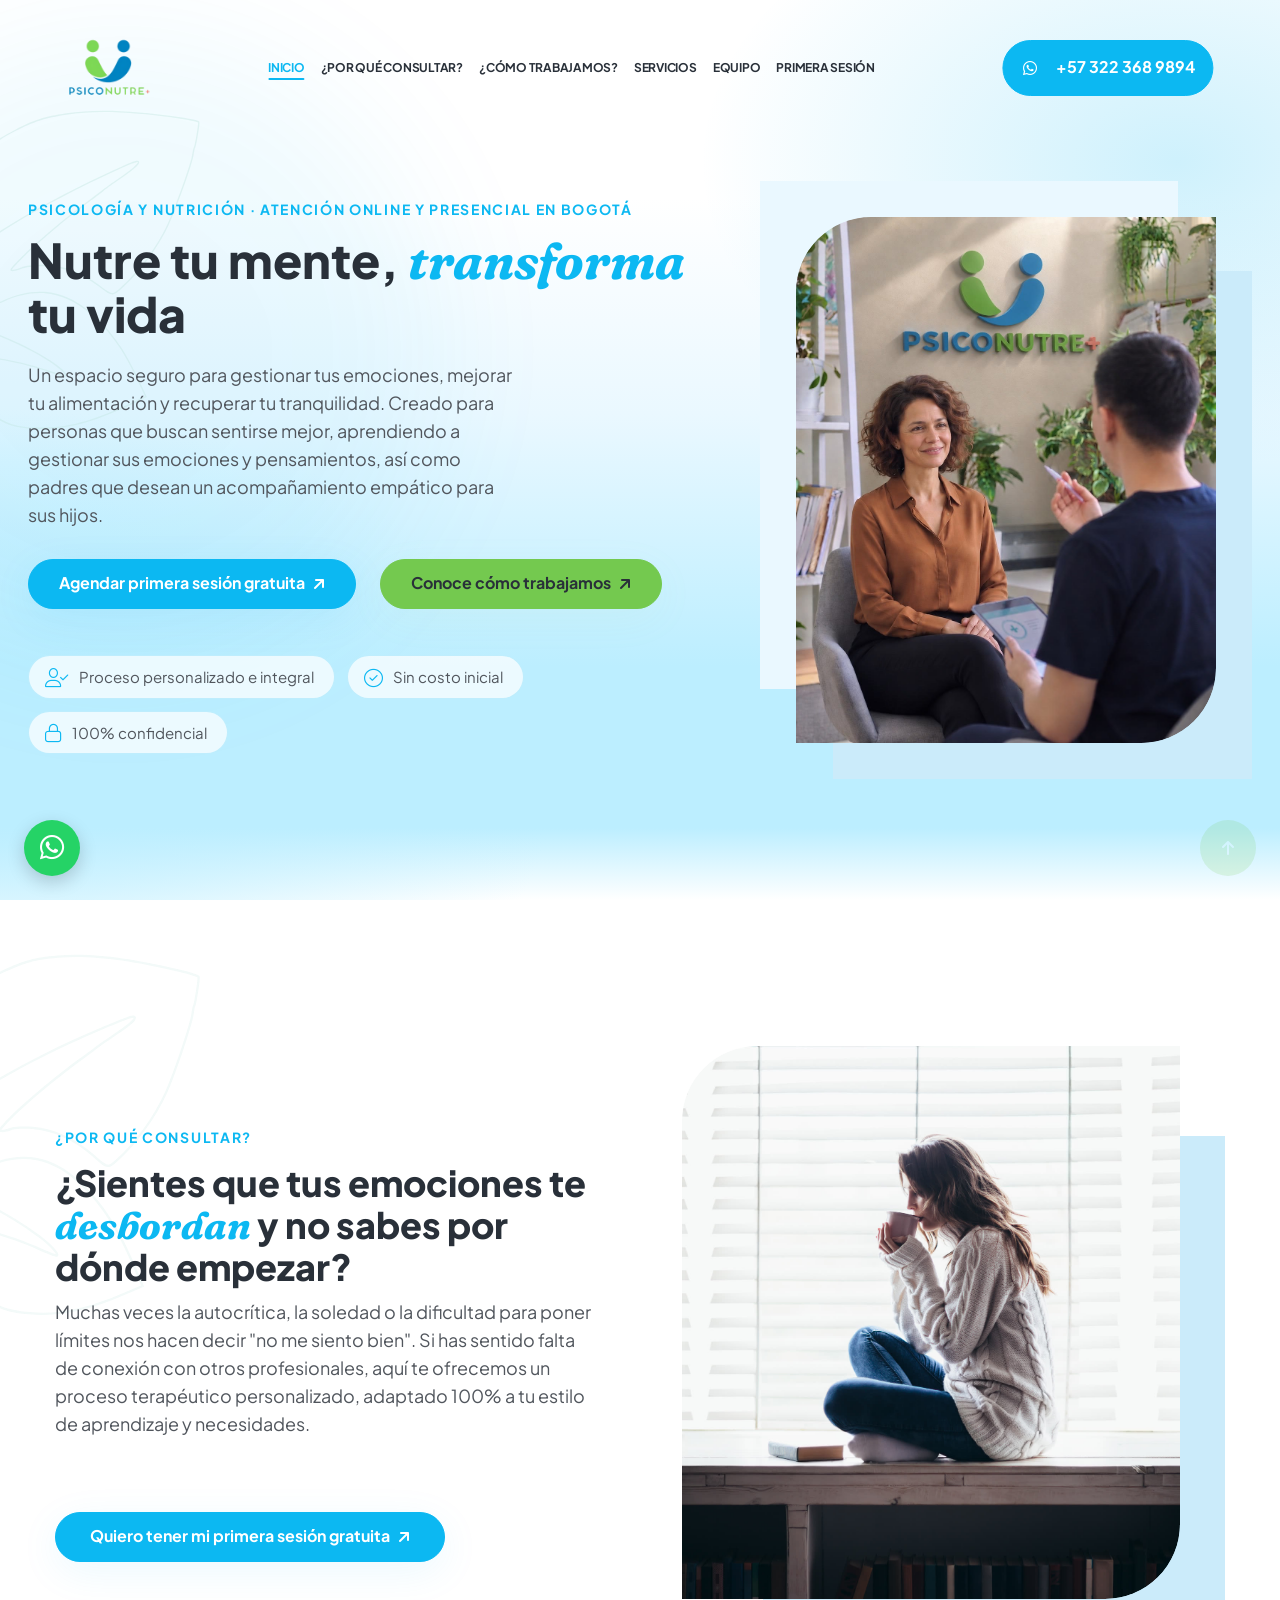
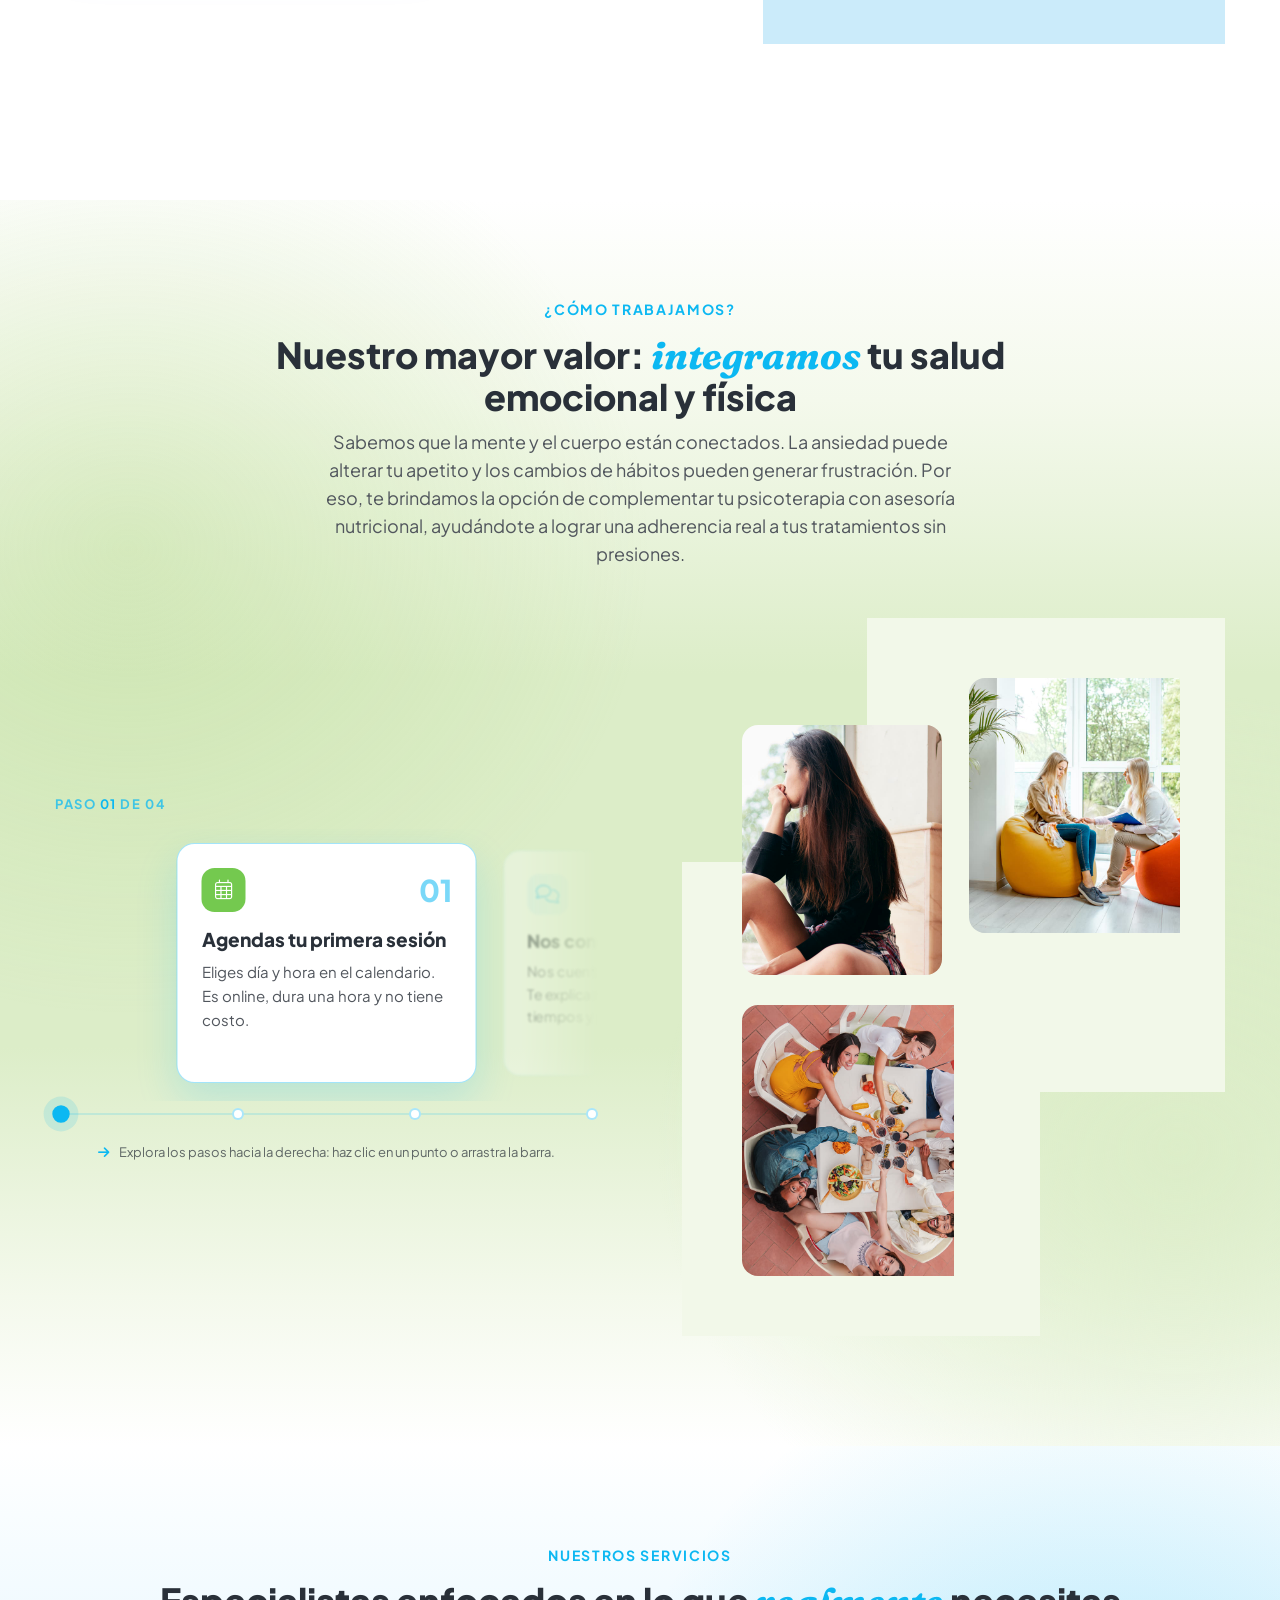
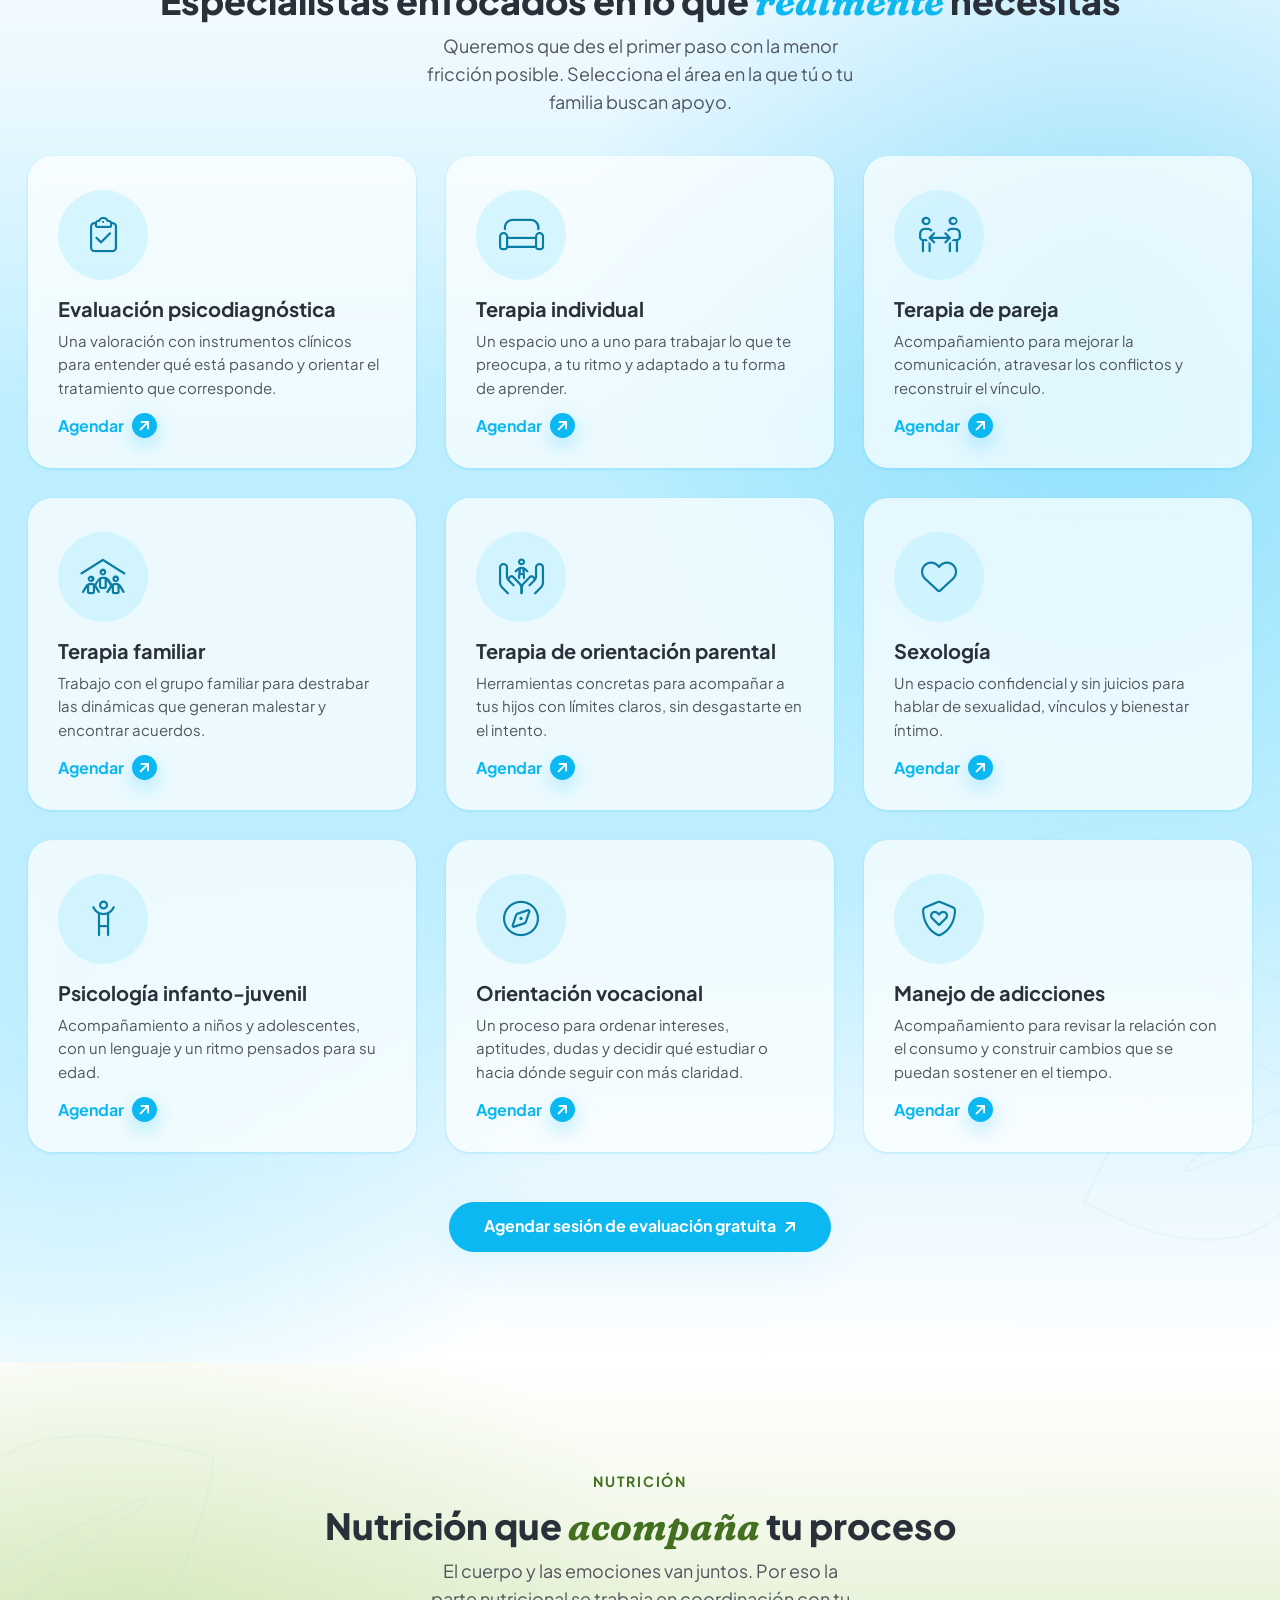
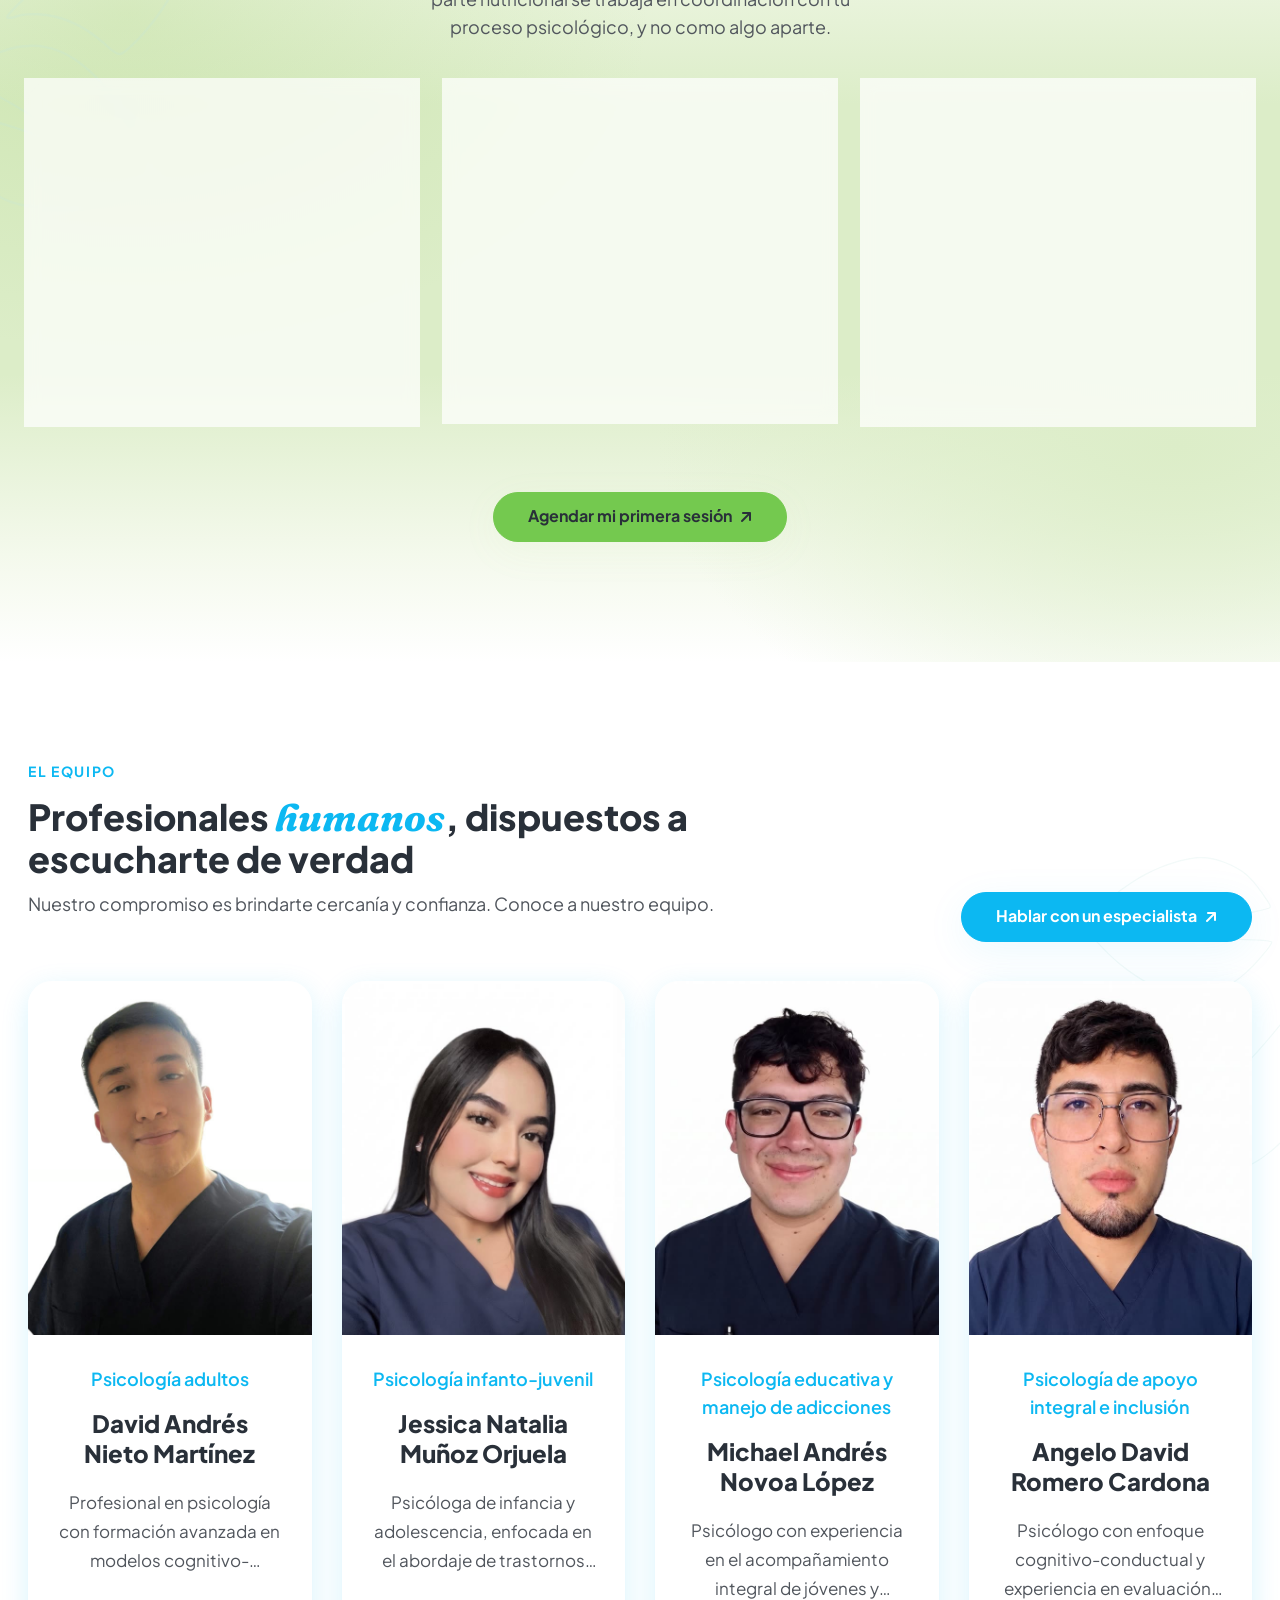
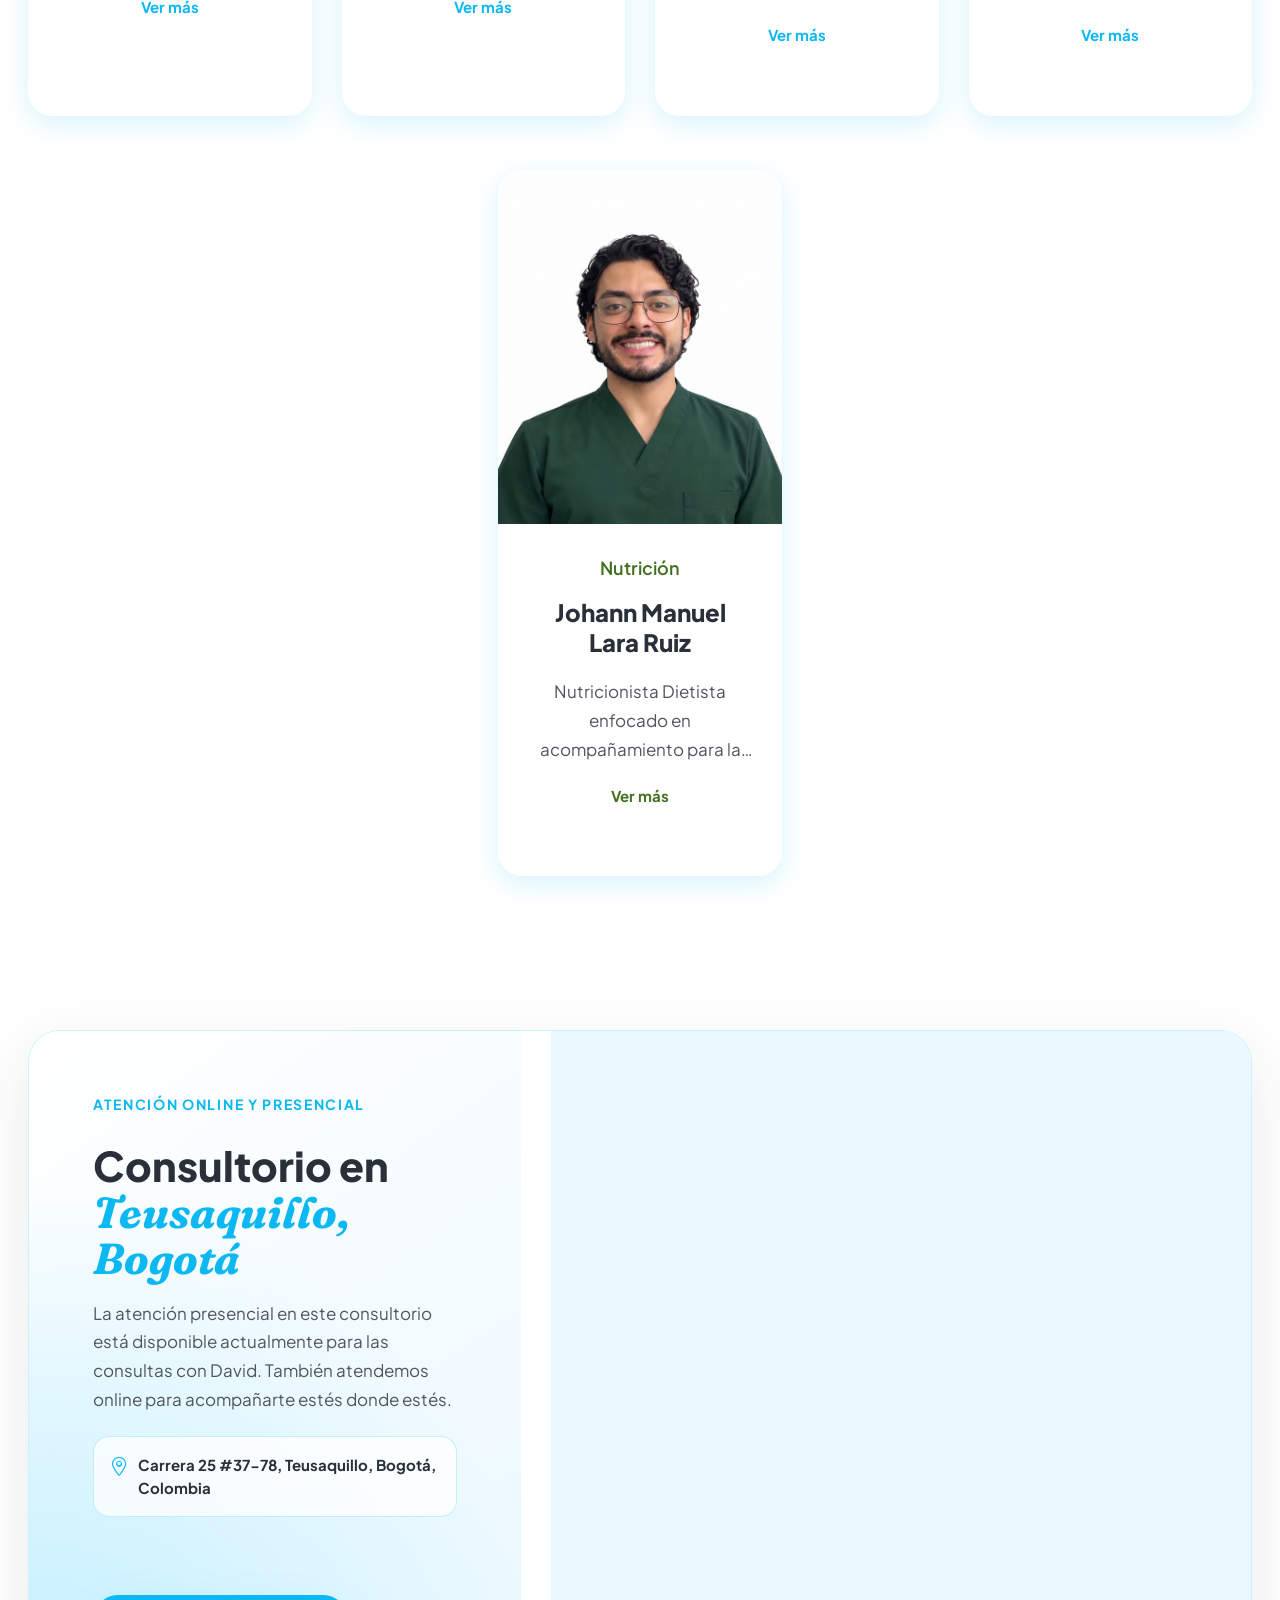
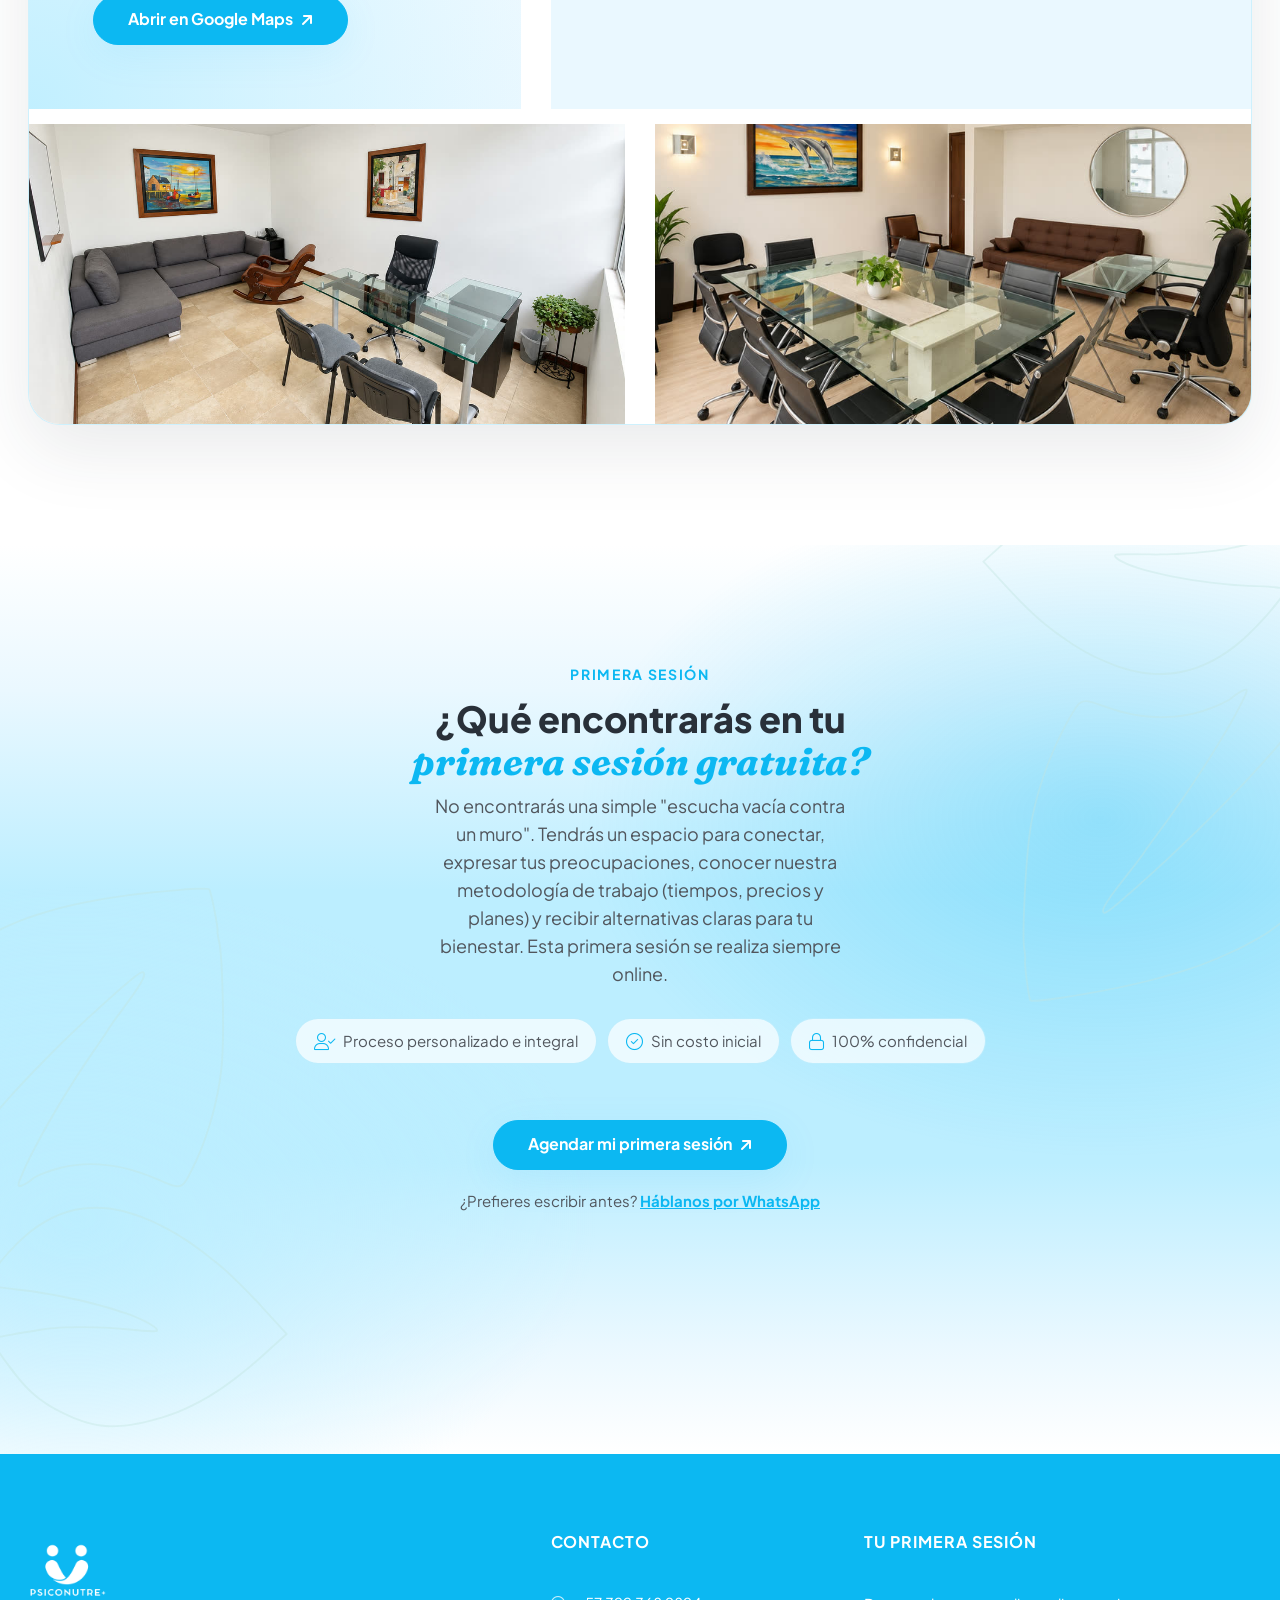
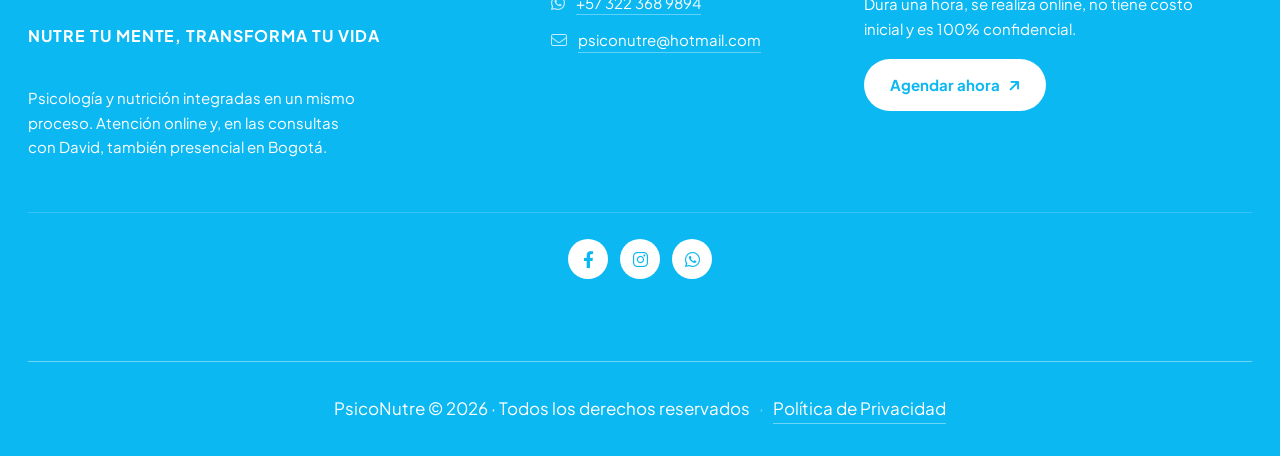
<file: index.html>
<!doctype html>
<html lang="es-CO">

  <head>

    <meta charset="utf-8">
    <meta name="viewport" content="width=device-width, initial-scale=1, shrink-to-fit=no">
    <meta http-equiv="x-ua-compatible" content="ie=edge">

    <!-- El titulo lidera con lo que la gente busca ("psicologia Bogota"),
         no con el eslogan: "Nutre tu mente, transforma tu vida" no lo
         busca nadie. La marca va al final, que es donde Google la corta
         menos. -->
    <title>Psicología y nutrición en Bogotá | PsicoNutre</title>
    <meta name="description" content="Consulta de psicología en Bogotá y online: adultos, niños y adolescentes, con acompañamiento nutricional. Primera sesión sin costo.">

    <!-- Canonical, og:url y las imagenes van con el dominio oficial y en
         URL absoluta: las redes sociales NO resuelven rutas relativas y,
         sin la URL completa, la tarjeta compartida sale sin imagen. -->
    <link rel="canonical" href="https://psiconutresalud.com/">

    <meta property="og:site_name" content="PsicoNutre">
    <meta property="og:url" content="https://psiconutresalud.com/">
    <meta property="og:title" content="Psicología y nutrición en Bogotá | PsicoNutre">
    <meta property="og:description" content="Consulta de psicología en Bogotá y online: adultos, niños y adolescentes, con acompañamiento nutricional. Primera sesión sin costo.">
    <meta property="og:image" content="https://psiconutresalud.com/assets/images/hero/pn_hero.jpg">
    <meta property="og:image:type" content="image/jpeg">
    <meta property="og:image:width" content="1121">
    <meta property="og:image:height" content="1403">
    <meta property="og:image:alt" content="Dos personas conversando durante una sesión de psicología en PsicoNutre">
    <meta property="og:type" content="website">
    <meta property="og:locale" content="es_CO">
    <meta name="twitter:card" content="summary_large_image">
    <meta name="twitter:title" content="Psicología y nutrición en Bogotá | PsicoNutre">
    <meta name="twitter:description" content="Consulta de psicología en Bogotá y online: adultos, niños y adolescentes, con acompañamiento nutricional. Primera sesión sin costo.">
    <meta name="twitter:image" content="https://psiconutresalud.com/assets/images/hero/pn_hero.jpg">
    <!-- Datos estructurados. Esto es lo que Google usa para el panel
         lateral y para las busquedas locales del tipo "psicologo cerca
         de mi". No se declara "geo": el mapa embebido resuelve por
         direccion y no tenemos las coordenadas reales; inventarlas
         mandaria gente a la puerta equivocada. -->
    <script type="application/ld+json">
    {
      "@context": "https://schema.org",
      "@type": "MedicalBusiness",
      "name": "PsicoNutre",
      "url": "https://psiconutresalud.com/",
      "slogan": "Nutre tu mente, transforma tu vida",
      "description": "Consultorio de psicología con acompañamiento nutricional en Bogotá. Atención a adultos, niños y adolescentes, presencial y online.",
      "telephone": "+573223689894",
      "email": "psiconutre@hotmail.com",
      "address": {
        "@type": "PostalAddress",
        "streetAddress": "Carrera 25 #37-78",
        "addressLocality": "Teusaquillo, Bogotá",
        "addressRegion": "Bogotá D.C.",
        "addressCountry": "CO"
      },
      "areaServed": [
        {
          "@type": "City",
          "name": "Bogotá"
        },
        {
          "@type": "Country",
          "name": "Colombia"
        }
      ],
      "sameAs": [
        "https://www.instagram.com/psico__nutre/",
        "https://www.facebook.com/share/1DFCax5L9F/?mibextid=wwXIfr"
      ],
      "logo": "https://psiconutresalud.com/assets/images/site_logo/logo_psiconutre.png",
      "image": "https://psiconutresalud.com/assets/images/hero/pn_hero.jpg",
      "availableLanguage": {
        "@type": "Language",
        "name": "Español"
      },
      "availableService": [
        {
          "@type": "MedicalTherapy",
          "name": "Evaluación psicodiagnóstica"
        },
        {
          "@type": "MedicalTherapy",
          "name": "Terapia individual"
        },
        {
          "@type": "MedicalTherapy",
          "name": "Terapia de pareja"
        },
        {
          "@type": "MedicalTherapy",
          "name": "Terapia familiar"
        },
        {
          "@type": "MedicalTherapy",
          "name": "Terapia de orientación parental"
        },
        {
          "@type": "MedicalTherapy",
          "name": "Sexología"
        },
        {
          "@type": "MedicalTherapy",
          "name": "Psicología infanto-juvenil"
        },
        {
          "@type": "MedicalTherapy",
          "name": "Orientación vocacional"
        },
        {
          "@type": "MedicalTherapy",
          "name": "Manejo de adicciones"
        },
        {
          "@type": "MedicalTherapy",
          "name": "Plan de alimentación personalizado"
        },
        {
          "@type": "MedicalTherapy",
          "name": "Asesoría nutricional"
        },
        {
          "@type": "MedicalTherapy",
          "name": "Intervención clínica en trastornos de la conducta alimentaria"
        }
      ],
      "founder": {
        "@type": "Person",
        "name": "David Andrés Nieto Martínez",
        "jobTitle": "Psicólogo",
        "worksFor": {
          "@type": "MedicalBusiness",
          "name": "PsicoNutre"
        }
      },
      "employee": [
        {
          "@type": "Person",
          "name": "David Andrés Nieto Martínez",
          "jobTitle": "Psicología adultos"
        },
        {
          "@type": "Person",
          "name": "Jessica Natalia Muñoz Orjuela",
          "jobTitle": "Psicología infanto-juvenil"
        },
        {
          "@type": "Person",
          "name": "Michael Andrés Novoa López",
          "jobTitle": "Psicología educativa y manejo de adicciones"
        },
        {
          "@type": "Person",
          "name": "Angelo David Romero Cardona",
          "jobTitle": "Psicología de apoyo integral e inclusión"
        },
        {
          "@type": "Person",
          "name": "Johann Manuel Lara Ruiz",
          "jobTitle": "Nutricionista Dietista"
        }
      ]
    }
    </script>
    <!-- Iconos. Los chicos usan un recorte cerrado sobre el simbolo: a 16px
         la palabra "PSICONUTRE+" mide 2px de alto y no se lee. El de 192px
         tambien es solo el simbolo: Google lo muestra a ~16-32px en los
         resultados y pide un rel="icon" mayor de 48px. El de iOS si lleva
         el lockup completo, porque se muestra bastante mas grande. -->
    <link rel="icon" type="image/png" sizes="192x192" href="assets/images/site_logo/favicon-192.png">
    <link rel="icon" type="image/png" sizes="32x32" href="assets/images/site_logo/favicon-32.png">
    <link rel="icon" type="image/png" sizes="16x16" href="assets/images/site_logo/favicon-16.png">
    <link rel="apple-touch-icon" sizes="180x180" href="assets/images/site_logo/apple-touch-icon.png">

    <!-- Fraimwork - CSS Include -->
    <link rel="stylesheet" type="text/css" href="assets/css/bootstrap.min.css">

    <!-- Icon Font - CSS Include -->
    <link rel="stylesheet" type="text/css" href="assets/css/fontawesome.min.css">

    <!-- Animation - CSS Include -->
    <link rel="stylesheet" type="text/css" href="assets/css/animate.min.css">

    <!-- Cursor - CSS Include -->
    <link rel="stylesheet" type="text/css" href="assets/css/cursor.min.css">

    <!-- Carousel - CSS Include -->
    <link rel="stylesheet" type="text/css" href="assets/css/slick.min.css">
    <link rel="stylesheet" type="text/css" href="assets/css/slick-theme.min.css">

    <!-- Video & Image Popup - CSS Include -->
    <link rel="stylesheet" type="text/css" href="assets/css/magnific-popup.min.css">

    <!-- Counter - CSS Include -->
    <link rel="stylesheet" type="text/css" href="assets/css/odometer.min.css">

    <!-- Custom - CSS Include -->
    <link rel="stylesheet" type="text/css" href="assets/css/style.css">

    <!-- PsicoNutre - tipografias de titulares -->
    <link rel="preconnect" href="https://fonts.googleapis.com">
    <link rel="preconnect" href="https://fonts.gstatic.com" crossorigin>
    <link rel="stylesheet" href="https://fonts.googleapis.com/css2?family=Fraunces:ital,opsz,wght,SOFT,WONK@1,9..144,400..700,0..100,0..1&family=Plus+Jakarta+Sans:ital,wght@0,400..800;1,400..600&display=swap">

    <!-- PsicoNutre - capa propia (va SIEMPRE despues de style.css) -->
    <link rel="stylesheet" type="text/css" href="assets/css/psiconutre.css">

    <!-- Prepara la aparicion al hacer scroll. Va aca, en el <head>, y no al
         final del body, para que los elementos nazcan ocultos y no haya un
         parpadeo. Si el navegador no soporta IntersectionObserver, o si la
         persona pidio menos movimiento, no se agrega nada y todo queda visible.
         El setTimeout es la red de seguridad: si psiconutre.js no llega a
         arrancar, se muestra todo igual. El contenido nunca depende del JS. -->
    <script>
      (function () {
        if (!("IntersectionObserver" in window)) return;
        if (window.matchMedia &&
            window.matchMedia("(prefers-reduced-motion: reduce)").matches) return;
        var h = document.documentElement;
        h.classList.add("pn-anim");
        setTimeout(function () {
          if (!window.__pnAnimReady) h.classList.remove("pn-anim");
        }, 2500);
      })();
    </script>

  </head>


  <body>

    <!-- Body Wrap - Start -->
    <div class="page_wrapper">

      <!-- Back To Top - Start -->
      <div class="backtotop">
        <a href="#" class="scroll">
          <i class="fa-solid fa-arrow-up"></i>
        </a>
      </div>
      <!-- Back To Top - End -->

      <!-- WhatsApp Flotante - Start
           Estilos en linea a proposito: no se toca style.css -->
      <a class="pn_whatsapp_float" href="https://wa.me/573223689894" target="_blank" rel="noopener" aria-label="Escribinos por WhatsApp">
        <i class="fa-brands fa-whatsapp"></i>
      </a>
      <!-- WhatsApp Flotante - End -->

      <!-- Site Header - Start
      ================================================== -->
      <header class="site_header">
        <div class="container">
          <div class="row align-items-center">
            <div class="col-lg-2 col-5">
              <div class="site_logo">
                <a class="site_link" href="index.html">
                  <img width="400" height="400" src="assets/images/site_logo/logo_psiconutre.png" alt="PsicoNutre">
                </a>
              </div>
            </div>
            <div class="col-lg-7 col-2">
              <nav class="main_menu navbar navbar-expand-lg">
                <div class="main_menu_inner collapse navbar-collapse justify-content-center" id="main_menu_dropdown">
                  <ul class="main_menu_list unordered_list">
                    <li class="active"><a class="nav-link" href="#hero">Inicio</a></li>
                    <li><a class="nav-link" href="#dolores">¿Por qué consultar?</a></li>
                    <li><a class="nav-link" href="#proceso">¿Cómo trabajamos?</a></li>
                    <li><a class="nav-link" href="#servicios">Servicios</a></li>
                    <li><a class="nav-link" href="#equipo">Equipo</a></li>
                    <li><a class="nav-link" href="#agenda">Primera sesión</a></li>
                  </ul>
                </div>
              </nav>
            </div>
            <div class="col-lg-3 col-5">
              <ul class="header_btns_group unordered_list justify-content-end">
                <li>
                  <button class="mobile_menu_btn" type="button" data-bs-toggle="collapse" data-bs-target="#main_menu_dropdown" aria-expanded="false" aria-label="Abrir menu">
                    <i class="far fa-bars"></i>
                  </button>
                </li>
                <li>
                  <a class="btn_hotline" href="https://wa.me/573223689894" target="_blank" rel="noopener">
                    <span class="btn_icon">
                      <i class="fa-brands fa-whatsapp"></i>
                    </span>
                    <span class="btn_text" data-text="+57 322 368 9894">+57 322 368 9894</span>
                  </a>
                </li>
              </ul>
            </div>
          </div>
        </div>
      </header>
      <!-- Site Header - End
      ================================================== -->

      <!-- Main Body - Start
      ================================================== -->
      <main class="page_content">

        <!-- Hero Section - Start
        ================================================== -->
        <section id="hero" class="hero_section decoration_wrapper pn_grad_blue_soft pn_full">
          <div class="container">
            <div class="row align-items-center">
              <div class="col-lg-7">
                <div class="hero_content_wrap">
                  <span class="pn_rotulo">PSICOLOGÍA Y NUTRICIÓN · ATENCIÓN ONLINE Y PRESENCIAL EN BOGOTÁ</span>
                  <h1 class="heading_text">
                    Nutre tu mente, <mark>transforma</mark> tu vida
                  </h1>
                  <p class="heading_description">
                    Un espacio seguro para gestionar tus emociones, mejorar tu alimentación y recuperar tu tranquilidad. Creado para personas que buscan sentirse mejor, aprendiendo a gestionar sus emociones y pensamientos, así como padres que desean un acompañamiento empático para sus hijos.
                  </p>
                  <ul class="btns_group unordered_list">
                    <li>
                      <a class="btn btn-primary" href="#agenda">
                        <span class="btn_text" data-text="Agendar primera sesión gratuita">
                          Agendar primera sesión gratuita
                        </span>
                        <span class="btn_icon">
                          <i class="fa-solid fa-arrow-up-right"></i>
                        </span>
                      </a>
                    </li>
                    <li>
                      <a class="btn btn-secondary" href="#proceso">
                        <span class="btn_text" data-text="Conoce cómo trabajamos">
                          Conoce cómo trabajamos
                        </span>
                        <span class="btn_icon">
                          <i class="fa-solid fa-arrow-up-right"></i>
                        </span>
                      </a>
                    </li>
                  </ul>
                  <!-- Mensaje de confianza. Reemplaza al contador de la plantilla:
                       no hay cifras reales del cliente y no se inventan. -->
                  <ul class="hero_section_counter unordered_list">
                    <li>
                      <div class="counter_item">
                        <div class="counter_value mb-0">
                          <i class="fa-light fa-user-check"></i>
                        </div>
                        <hr>
                        <p class="counter_description mb-0">
                          Proceso personalizado e integral
                        </p>
                      </div>
                    </li>
                    <li>
                      <div class="counter_item">
                        <div class="counter_value mb-0">
                          <i class="fa-light fa-circle-check"></i>
                        </div>
                        <hr>
                        <p class="counter_description mb-0">
                          Sin costo inicial
                        </p>
                      </div>
                    </li>
                    <li>
                      <div class="counter_item">
                        <div class="counter_value mb-0">
                          <i class="fa-light fa-lock"></i>
                        </div>
                        <hr>
                        <p class="counter_description mb-0">
                          100% confidencial
                        </p>
                      </div>
                    </li>
                  </ul>
                </div>
              </div>
              <div class="col-lg-5">
                <div class="hero_image_wrap">
                  <img width="1121" height="1403" fetchpriority="high" decoding="async" src="assets/images/hero/pn_hero.jpg" alt="Dos personas conversando durante una sesión de psicología, con el logo de PsicoNutre al fondo">
                </div>
              </div>
            </div>
          </div>
          <div class="decoration_item shape_blur_shadow"></div>
          <div class="decoration_item shape_leaf">
            <img src="assets/images/shapes/shape_leaf_left_top.svg" alt="">
          </div>
        </section>
        <!-- Hero Section - End
        ================================================== -->

        <!-- Dolores Section - Start (era About Section)
        ================================================== -->
        <section id="dolores" class="about_section section_space_lg pn_full pn_clip">
          <div class="pn_leaf pn_leaf_dolores"><img decoding="async" loading="lazy" src="assets/images/shapes/shape_leaf_left.svg" alt=""></div>
          <div class="container">
            <div class="row align-items-center justify-content-lg-between">
              <div class="col-lg-6 order-lg-last">
                <div class="image_widget">
                  <img width="1400" height="1555" decoding="async" loading="lazy" src="assets/images/about/pn_dolores.jpg" alt="Mujer sentada junto a una ventana con una taza entre las manos, en un momento de calma">
                  <div class="image_shape bg_primary_light"></div>
                </div>
              </div>
              <div class="col-lg-6">
                <div class="about_content">
                  <div class="section_heading mb-4">
                    <span class="pn_rotulo">¿POR QUÉ CONSULTAR?</span>
                    <h2 class="section_heading_text">
                      ¿Sientes que tus emociones te <mark>desbordan</mark> y no sabes por dónde empezar?
                    </h2>
                    <p class="section_heading_description mb-0">
                      Muchas veces la autocrítica, la soledad o la dificultad para poner límites nos hacen decir "no me siento bien". Si has sentido falta de conexión con otros profesionales, aquí te ofrecemos un proceso terapéutico personalizado, adaptado 100% a tu estilo de aprendizaje y necesidades.
                    </p>
                  </div>
                  <div class="btn_wrap pb-0">
                    <a class="btn btn-primary" href="#agenda">
                      <span class="btn_text" data-text="Quiero tener mi primera sesión gratuita">
                        Quiero tener mi primera sesión gratuita
                      </span>
                      <span class="btn_icon">
                        <i class="fa-solid fa-arrow-up-right"></i>
                      </span>
                    </a>
                  </div>
                </div>
              </div>
            </div>
          </div>
        </section>
        <!-- Dolores Section - End
        ================================================== -->

        <!-- Diferencial / Proceso Section - Start (bloque Work Process, rescatado de about.html)
        ================================================== -->
        <section id="proceso" class="work_process_section section_space_lg pn_grad_green pn_full">
          <div class="container">

            <div class="section_heading text-center">
              <span class="pn_rotulo">¿CÓMO TRABAJAMOS?</span>
              <h2 class="section_heading_text">
                Nuestro mayor valor: <mark>integramos</mark> tu salud emocional y física
              </h2>
              <p class="section_heading_description mx-auto">
                Sabemos que la mente y el cuerpo están conectados. La ansiedad puede alterar tu apetito y los cambios de hábitos pueden generar frustración. Por eso, te brindamos la opción de complementar tu psicoterapia con asesoría nutricional, ayudándote a lograr una adherencia real a tus tratamientos sin presiones.
              </p>
            </div>

            <div class="row align-items-center">
              <div class="col-lg-6 order-lg-last pn_gal_col">
                <div class="images_group_widget">
                  <ul class="unordered_list">
                    <li>
                      <img width="800" height="1000" decoding="async" loading="lazy" src="assets/images/about/pn_proceso_1.jpg" alt="Mujer sentada junto a una ventana, pensativa, con la mano en el mentón">
                      <img width="800" height="853" decoding="async" loading="lazy" src="assets/images/about/pn_proceso_2.jpg" alt="Personas compartiendo una comida alrededor de una mesa">
                    </li>
                    <li>
                      <img width="800" height="800" decoding="async" loading="lazy" src="assets/images/about/pn_proceso_3.jpg" alt="Dos personas conversando en un espacio luminoso junto a un ventanal">
                      <img width="800" height="960" decoding="async" loading="lazy" src="assets/images/about/pn_proceso_4.jpg" alt="Escritorio con una computadora, un cuaderno y una taza de café junto a plantas">
                    </li>
                  </ul>
                </div>
              </div>

              <div class="col-lg-6 pn_tl_col">
                <!-- Linea de tiempo de los 4 pasos. La redaccion es de Joik y
                     refleja el flujo real: la primera sesion se agenda por
                     Medilink (HealthAtom). -->
                <div class="pn_tl">

                  <p class="pn_tl_meta">
                    Paso <span class="pn_tl_actual">01</span> de 04
                  </p>

                  <!-- Las tarjetas. El viewport lleva una mascara que difumina
                       los bordes, para que la mirada caiga en la del centro. -->
                  <div class="pn_tl_viewport">
                    <ol class="pn_tl_track">
                      <li class="pn_tl_step is-active" data-i="0">
                        <article class="pn_tl_card">
                          <header class="pn_tl_head">
                            <span class="pn_tl_icon"><i class="fa-light fa-calendar-days"></i></span>
                            <span class="pn_tl_num">01</span>
                          </header>
                          <h3 class="pn_tl_title">Agendas tu primera sesión</h3>
                          <p class="pn_tl_text">Eliges día y hora en el calendario. Es online, dura una hora y no tiene costo.</p>
                        </article>
                      </li>
                      <li class="pn_tl_step" data-i="1">
                        <article class="pn_tl_card">
                          <header class="pn_tl_head">
                            <span class="pn_tl_icon"><i class="fa-light fa-comments"></i></span>
                            <span class="pn_tl_num">02</span>
                          </header>
                          <h3 class="pn_tl_title">Nos conocemos</h3>
                          <p class="pn_tl_text">Nos cuentas qué te está pasando. Te explicamos cómo trabajamos, tiempos y planes, sin compromiso.</p>
                        </article>
                      </li>
                      <li class="pn_tl_step" data-i="2">
                        <article class="pn_tl_card">
                          <header class="pn_tl_head">
                            <span class="pn_tl_icon"><i class="fa-light fa-user-check"></i></span>
                            <span class="pn_tl_num">03</span>
                          </header>
                          <h3 class="pn_tl_title">Te asignamos profesional</h3>
                          <p class="pn_tl_text">Según lo que necesites, te derivamos al especialista del equipo que mejor se ajuste a tu caso.</p>
                        </article>
                      </li>
                      <li class="pn_tl_step" data-i="3">
                        <article class="pn_tl_card">
                          <header class="pn_tl_head">
                            <span class="pn_tl_icon"><i class="fa-light fa-seedling"></i></span>
                            <span class="pn_tl_num">04</span>
                          </header>
                          <h3 class="pn_tl_title">Empiezas tu proceso</h3>
                          <p class="pn_tl_text">Continúas con tu profesional asignado y agendas tus siguientes sesiones desde tu propia agenda.</p>
                        </article>
                      </li>
                    </ol>
                  </div>

                  <!-- Barra de progreso navegable: se arrastra o se hace clic
                       en cualquier punto. Los cuatro puntos son los pasos. -->
                  <div class="pn_tl_bar">
                    <div class="pn_tl_rail" role="slider" tabindex="0"
                         aria-label="Navegar los pasos" aria-valuemin="1"
                         aria-valuemax="4" aria-valuenow="1">
                      <span class="pn_tl_fill"></span>
                      <button class="pn_tl_tick is-active" type="button" data-i="0" aria-label="Paso 1: Agendas tu primera sesión"></button>
                      <button class="pn_tl_tick" type="button" data-i="1" aria-label="Paso 2: Nos conocemos"></button>
                      <button class="pn_tl_tick" type="button" data-i="2" aria-label="Paso 3: Te asignamos profesional"></button>
                      <button class="pn_tl_tick" type="button" data-i="3" aria-label="Paso 4: Empiezas tu proceso"></button>
                    </div>
                  </div>
                  <p class="pn_tl_hint">
                    <span class="pn_tl_hint_arrow" aria-hidden="true"><i class="fa-solid fa-arrow-right"></i></span>
                    <span>Explora los pasos hacia la derecha: haz clic en un punto o arrastra la barra.</span>
                  </p>

                </div>
              </div>
            </div>
          </div>
        </section>
        <!-- Diferencial / Proceso Section - End
        ================================================== -->

        <!-- Service Section - Start
        ================================================== -->
        <section id="servicios" class="service_section section_space_lg pn_grad_blue pn_full pn_clip">
          <div class="pn_leaf pn_leaf_servicios"><img decoding="async" loading="lazy" src="assets/images/shapes/shape_leaf_right.svg" alt=""></div>
          <div class="container">
            <div class="section_heading text-center">
              <span class="pn_rotulo">Nuestros servicios</span>
              <h2 class="section_heading_text">Especialistas enfocados en lo que <mark>realmente</mark> necesitas</h2>
              <p class="section_heading_description mb-0">
                Queremos que des el primer paso con la menor fricción posible. Selecciona el área en la que tú o tu familia buscan apoyo.
              </p>
            </div>

            <!-- Descripciones redactadas por Joik y aprobadas por David.
                 Iconos: Font Awesome Pro (fa-light), uno por servicio. -->
            <div class="row justify-content-center">

              <div class="col-lg-4 col-md-6 col-sm-6">
                <div class="service_item">
                  <div class="item_icon">
                    <i class="fa-light fa-clipboard-check"></i>
                  </div>
                  <div class="item_contact">
                    <h3 class="item_title">Evaluación psicodiagnóstica</h3>
                    <p>Una valoración con instrumentos clínicos para entender qué está pasando y orientar el tratamiento que corresponde.</p>
                    <a class="btn-link" href="#agenda">
                      <span class="btn_text">Agendar</span>
                      <span class="btn_icon"><i class="fa-solid fa-arrow-up-right"></i></span>
                    </a>
                  </div>
                </div>
              </div>

              <div class="col-lg-4 col-md-6 col-sm-6">
                <div class="service_item">
                  <div class="item_icon">
                    <i class="fa-light fa-couch"></i>
                  </div>
                  <div class="item_contact">
                    <h3 class="item_title">Terapia individual</h3>
                    <p>Un espacio uno a uno para trabajar lo que te preocupa, a tu ritmo y adaptado a tu forma de aprender.</p>
                    <a class="btn-link" href="#agenda">
                      <span class="btn_text">Agendar</span>
                      <span class="btn_icon"><i class="fa-solid fa-arrow-up-right"></i></span>
                    </a>
                  </div>
                </div>
              </div>

              <div class="col-lg-4 col-md-6 col-sm-6">
                <div class="service_item">
                  <div class="item_icon">
                    <i class="fa-light fa-people-arrows"></i>
                  </div>
                  <div class="item_contact">
                    <h3 class="item_title">Terapia de pareja</h3>
                    <p>Acompañamiento para mejorar la comunicación, atravesar los conflictos y reconstruir el vínculo.</p>
                    <a class="btn-link" href="#agenda">
                      <span class="btn_text">Agendar</span>
                      <span class="btn_icon"><i class="fa-solid fa-arrow-up-right"></i></span>
                    </a>
                  </div>
                </div>
              </div>

              <div class="col-lg-4 col-md-6 col-sm-6">
                <div class="service_item">
                  <div class="item_icon">
                    <i class="fa-light fa-people-roof"></i>
                  </div>
                  <div class="item_contact">
                    <h3 class="item_title">Terapia familiar</h3>
                    <p>Trabajo con el grupo familiar para destrabar las dinámicas que generan malestar y encontrar acuerdos.</p>
                    <a class="btn-link" href="#agenda">
                      <span class="btn_text">Agendar</span>
                      <span class="btn_icon"><i class="fa-solid fa-arrow-up-right"></i></span>
                    </a>
                  </div>
                </div>
              </div>

              <div class="col-lg-4 col-md-6 col-sm-6">
                <div class="service_item">
                  <div class="item_icon">
                    <i class="fa-light fa-hands-holding-child"></i>
                  </div>
                  <div class="item_contact">
                    <h3 class="item_title">Terapia de orientación parental</h3>
                    <p>Herramientas concretas para acompañar a tus hijos con límites claros, sin desgastarte en el intento.</p>
                    <a class="btn-link" href="#agenda">
                      <span class="btn_text">Agendar</span>
                      <span class="btn_icon"><i class="fa-solid fa-arrow-up-right"></i></span>
                    </a>
                  </div>
                </div>
              </div>

              <div class="col-lg-4 col-md-6 col-sm-6">
                <div class="service_item">
                  <div class="item_icon">
                    <i class="fa-light fa-heart"></i>
                  </div>
                  <div class="item_contact">
                    <h3 class="item_title">Sexología</h3>
                    <p>Un espacio confidencial y sin juicios para hablar de sexualidad, vínculos y bienestar íntimo.</p>
                    <a class="btn-link" href="#agenda">
                      <span class="btn_text">Agendar</span>
                      <span class="btn_icon"><i class="fa-solid fa-arrow-up-right"></i></span>
                    </a>
                  </div>
                </div>
              </div>

              <div class="col-lg-4 col-md-6 col-sm-6">
                <div class="service_item">
                  <div class="item_icon">
                    <i class="fa-light fa-child-reaching"></i>
                  </div>
                  <div class="item_contact">
                    <h3 class="item_title">Psicología infanto-juvenil</h3>
                    <p>Acompañamiento a niños y adolescentes, con un lenguaje y un ritmo pensados para su edad.</p>
                    <a class="btn-link" href="#agenda">
                      <span class="btn_text">Agendar</span>
                      <span class="btn_icon"><i class="fa-solid fa-arrow-up-right"></i></span>
                    </a>
                  </div>
                </div>
              </div>

              <div class="col-lg-4 col-md-6 col-sm-6">
                <div class="service_item">
                  <div class="item_icon">
                    <i class="fa-light fa-compass"></i>
                  </div>
                  <div class="item_contact">
                    <h3 class="item_title">Orientación vocacional</h3>
                    <p>Un proceso para ordenar intereses, aptitudes, dudas y decidir qué estudiar o hacia dónde seguir con más claridad.</p>
                    <a class="btn-link" href="#agenda">
                      <span class="btn_text">Agendar</span>
                      <span class="btn_icon"><i class="fa-solid fa-arrow-up-right"></i></span>
                    </a>
                  </div>
                </div>
              </div>

              <div class="col-lg-4 col-md-6 col-sm-6">
                <div class="service_item">
                  <div class="item_icon">
                    <i class="fa-light fa-shield-heart"></i>
                  </div>
                  <div class="item_contact">
                    <h3 class="item_title">Manejo de adicciones</h3>
                    <p>Acompañamiento para revisar la relación con el consumo y construir cambios que se puedan sostener en el tiempo.</p>
                    <a class="btn-link" href="#agenda">
                      <span class="btn_text">Agendar</span>
                      <span class="btn_icon"><i class="fa-solid fa-arrow-up-right"></i></span>
                    </a>
                  </div>
                </div>
              </div>

            </div>

            <div class="btn_wrap pb-0 text-center">
              <a class="btn btn-primary" href="#agenda">
                <span class="btn_text" data-text="Agendar sesión de evaluación gratuita">
                  Agendar sesión de evaluación gratuita
                </span>
                <span class="btn_icon">
                  <i class="fa-solid fa-arrow-up-right"></i>
                </span>
              </a>
            </div>
          </div>
        </section>
        <!-- Service Section - End
        ================================================== -->

        <!-- Nutricion Section - Start
             Seccion propia, pedida por el cliente el 2026-09-28. Antes
             "Nutricion integral" era una tarjeta mas entre los servicios de
             psicologia; ahora nutricion tiene su propio espacio.

             Va en VERDE y psicologia en CELESTE: es la distincion que pidio
             David. Por eso reusa .pn_grad_green, el mismo fondo que Proceso.

             Las descripciones son de Joik y estan aprobadas por David.
        ================================================== -->
        <section id="nutricion" class="service_section section_space_lg pn_grad_green pn_full pn_clip">
          <div class="pn_leaf pn_leaf_nutricion"><img decoding="async" loading="lazy" src="assets/images/shapes/shape_leaf_left.svg" alt=""></div>
          <div class="container">
            <div class="section_heading text-center">
              <span class="pn_rotulo">Nutrición</span>
              <h2 class="section_heading_text">Nutrición que <mark>acompaña</mark> tu proceso</h2>
              <p class="section_heading_description mb-0">
                El cuerpo y las emociones van juntos. Por eso la parte nutricional se trabaja en coordinación con tu proceso psicológico, y no como algo aparte.
              </p>
            </div>

            <div class="row justify-content-center">

              <div class="col-lg-4 col-md-6 col-sm-6">
                <div class="service_item">
                  <div class="item_icon">
                    <i class="fa-light fa-clipboard-list"></i>
                  </div>
                  <div class="item_contact">
                    <h3 class="item_title">Plan de alimentación personalizado</h3>
                    <p>Una pauta armada a tu medida, según tus gustos, tu rutina y tus objetivos, y sin dietas restrictivas.</p>
                    <a class="btn-link" href="#agenda">
                      <span class="btn_text">Agendar</span>
                      <span class="btn_icon"><i class="fa-solid fa-arrow-up-right"></i></span>
                    </a>
                  </div>
                </div>
              </div>

              <div class="col-lg-4 col-md-6 col-sm-6">
                <div class="service_item">
                  <div class="item_icon">
                    <i class="fa-light fa-apple-whole"></i>
                  </div>
                  <div class="item_contact">
                    <h3 class="item_title">Asesoría nutricional</h3>
                    <p>Orientación para ordenar tu alimentación y sostener los cambios en el tiempo, junto a tu proceso terapéutico.</p>
                    <a class="btn-link" href="#agenda">
                      <span class="btn_text">Agendar</span>
                      <span class="btn_icon"><i class="fa-solid fa-arrow-up-right"></i></span>
                    </a>
                  </div>
                </div>
              </div>

              <div class="col-lg-4 col-md-6 col-sm-6">
                <div class="service_item">
                  <div class="item_icon">
                    <i class="fa-light fa-hand-holding-heart"></i>
                  </div>
                  <div class="item_contact">
                    <h3 class="item_title">Intervención clínica en trastornos de la conducta alimentaria</h3>
                    <p>Acompañamiento especializado en la relación con la comida y el cuerpo, con nutrición y psicología trabajando en conjunto.</p>
                    <a class="btn-link" href="#agenda">
                      <span class="btn_text">Agendar</span>
                      <span class="btn_icon"><i class="fa-solid fa-arrow-up-right"></i></span>
                    </a>
                  </div>
                </div>
              </div>

            </div>

            <div class="btn_wrap pb-0 text-center">
              <a class="btn btn-secondary" href="#agenda">
                <span class="btn_text" data-text="Agendar mi primera sesión">
                  Agendar mi primera sesión
                </span>
                <span class="btn_icon">
                  <i class="fa-solid fa-arrow-up-right"></i>
                </span>
              </a>
            </div>
          </div>
        </section>
        <!-- Nutricion Section - End
        ================================================== -->

        <!-- Team Section - Start (rescatado de team.html)
        ================================================== -->
        <section id="equipo" class="team_section section_space_lg pn_full pn_clip">
          <div class="pn_leaf pn_leaf_equipo"><img decoding="async" loading="lazy" src="assets/images/shapes/shape_leaf_right_top.svg" alt=""></div>
          <div class="container">
            <div class="row justify-content-lg-between align-items-lg-end">
              <div class="col-lg-7">
                <div class="section_heading mb-lg-4 mb-2">
                  <span class="pn_rotulo">El equipo</span>
                  <h2 class="section_heading_text">Profesionales <mark>humanos</mark>, dispuestos a escucharte de verdad</h2>
                  <p class="section_heading_description mb-0">
                    Nuestro compromiso es brindarte cercanía y confianza. Conoce a nuestro equipo.
                  </p>
                </div>
              </div>
              <div class="col-lg-4">
                <div class="btn_wrap pb-0 text-lg-end">
                  <a class="btn btn-primary" href="#agenda">
                    <span class="btn_text" data-text="Hablar con un especialista">
                      Hablar con un especialista
                    </span>
                    <span class="btn_icon">
                      <i class="fa-solid fa-arrow-up-right"></i>
                    </span>
                  </a>
                </div>
              </div>
            </div>

            <!-- Equipo confirmado por David el 2026-09-12 en el Google Doc.
                 Son TRES: la psiquiatra no continua y el nutricionista tampoco.
                 Nombres, roles y bios son literales del documento. -->
            <div class="row justify-content-center">

              <div class="col-lg-3 col-md-6">
                <div class="team_item">
                  <div class="team_memder_image">
                    <img width="600" height="750" decoding="async" loading="lazy" src="assets/images/team/david_nieto.jpg" alt="David Andrés Nieto Martínez, psicología para adultos">
                  </div>
                  <div class="team_memder_info text-center">
                    <h4 class="team_memder_designation">Psicología adultos</h4>
                    <h3 class="team_memder_name">David Andrés Nieto Martínez</h3>
                    <p class="mb-3 pn_clamp">
                      Profesional en psicología con formación avanzada en modelos cognitivo-conductuales y de tercera generación. Cuenta con sólida experiencia en la atención individual y grupal de casos de alta complejidad, incluyendo intervención en trauma, conducta suicida, gestión e intervención en crisis, manejo del duelo, así como terapia de pareja, sexología, evaluación psicodiagnóstica, gestión emocional y psicoeducación.
                    </p>
                  </div>
                </div>
              </div>

              <div class="col-lg-3 col-md-6">
                <div class="team_item">
                  <div class="team_memder_image">
                    <img width="600" height="750" decoding="async" loading="lazy" src="assets/images/team/jessica_munoz.jpg" alt="Jessica Natalia Muñoz Orjuela, psicología infanto-juvenil">
                  </div>
                  <div class="team_memder_info text-center">
                    <h4 class="team_memder_designation">Psicología infanto-juvenil</h4>
                    <h3 class="team_memder_name">Jessica Natalia Muñoz Orjuela</h3>
                    <p class="mb-3 pn_clamp">
                      Psicóloga de infancia y adolescencia, enfocada en el abordaje de trastornos del neurodesarrollo y de diversas dificultades comportamentales, emocionales o de aprendizaje en población infantil o sin diagnóstico clínico, esto desde un enfoque cognitivo-conductual que promueve la regulación emocional, el desarrollo de funciones ejecutivas, las habilidades sociales y la orientación a padres en pautas de crianza.
                    </p>
                  </div>
                </div>
              </div>

              <div class="col-lg-3 col-md-6">
                <div class="team_item">
                  <div class="team_memder_image">
                    <img width="600" height="750" decoding="async" loading="lazy" src="assets/images/team/michael_novoa.jpg" alt="Michael Andrés Novoa López, psicología educativa y manejo de adicciones">
                  </div>
                  <div class="team_memder_info text-center">
                    <h4 class="team_memder_designation">Psicología educativa y manejo de adicciones</h4>
                    <h3 class="team_memder_name">Michael Andrés Novoa López</h3>
                    <p class="mb-3 pn_clamp">
                      Psicólogo con experiencia en el acompañamiento integral de jóvenes y estudiantes, enfocado en el bienestar emocional, la toma de decisiones, las relaciones interpersonales, la orientación vocacional y el abordaje de adicciones, principalmente en consumo de sustancias psicoactivas, caracterizado por una práctica fundamentada en la escucha activa, la comunicación asertiva y el soporte individualizado.
                    </p>
                  </div>
                </div>
              </div>

              <div class="col-lg-3 col-md-6">
                <div class="team_item">
                  <div class="team_memder_image">
                    <img width="600" height="750" decoding="async" loading="lazy" src="assets/images/team/angelo_romero.jpg" alt="Angelo David Romero Cardona, psicología de apoyo integral e inclusión">
                  </div>
                  <div class="team_memder_info text-center">
                    <h4 class="team_memder_designation">Psicología de apoyo integral e inclusión</h4>
                    <h3 class="team_memder_name">Angelo David Romero Cardona</h3>
                    <p class="mb-3 pn_clamp">
                      Psicólogo con enfoque cognitivo-conductual y experiencia en evaluación, intervención, seguimiento, atención en crisis, primeros auxilios psicológicos, regulación emocional y abordaje de dificultades emocionales y conductuales. Experiencia en la atención de población infantil, adulta y adulta mayor, incluyendo personas con discapacidad, esto mediante estrategias de intervención como habilidades de afrontamiento, modificación de conductas y desarrollo de recursos personales.
                    </p>
                  </div>
                </div>
              </div>

              <!-- Nutricion. Lleva el acento verde, no el celeste: es la
                   misma distincion que pidio David para la seccion de
                   servicios y que aca se repite en su nombre y su rol. -->
              <div class="col-lg-3 col-md-6">
                <div class="team_item pn_team_nutri">
                  <div class="team_memder_image">
                    <img width="600" height="750" decoding="async" loading="lazy" src="assets/images/team/johann_lara.jpg" alt="Johann Manuel Lara Ruiz, nutrición">
                  </div>
                  <div class="team_memder_info text-center">
                    <h4 class="team_memder_designation">Nutrición</h4>
                    <h3 class="team_memder_name">Johann Manuel Lara Ruiz</h3>
                    <p class="mb-3 pn_clamp">
                      Nutricionista Dietista enfocado en acompañamiento para la construcción de hábitos saludables, el diseño de planes de alimentación personalizados y el fortalecimiento de una relación saludable con la alimentación, incluyendo orientación nutricional en el abordaje interdisciplinario de los trastornos de la conducta alimentaria.
                    </p>
                  </div>
                </div>
              </div>

            </div>
          </div>
        </section>
        <!-- Team Section - End
        ================================================== -->

        <!-- Ubicacion Section - Start
        ================================================== -->
        <section id="ubicacion" class="pn_location_section" aria-labelledby="pn_ubicacion_titulo">
          <div class="container">
            <div class="pn_location_card">
              <div class="row g-0 align-items-stretch">
                <div class="col-lg-5">
                  <div class="pn_location_content section_heading">
                    <span class="pn_rotulo">ATENCIÓN ONLINE Y PRESENCIAL</span>
                    <h2 id="pn_ubicacion_titulo" class="section_heading_text">
                      Consultorio en <mark>Teusaquillo, Bogotá</mark>
                    </h2>
                    <p class="pn_location_text">
                      La atención presencial en este consultorio está disponible actualmente para las consultas con David. También atendemos online para acompañarte estés donde estés.
                    </p>
                    <address class="pn_location_address">
                      <i class="fa-light fa-location-dot" aria-hidden="true"></i>
                      <span>Carrera 25 #37-78, Teusaquillo, Bogotá, Colombia</span>
                    </address>
                    <div class="btn_wrap pb-0">
                      <a class="btn btn-primary" href="https://www.google.com/maps/search/?api=1&amp;query=Carrera+25+%2337-78%2C+Teusaquillo%2C+Bogot%C3%A1%2C+Colombia" target="_blank" rel="noopener">
                        <span class="btn_text" data-text="Abrir en Google Maps">Abrir en Google Maps</span>
                        <span class="btn_icon">
                          <i class="fa-solid fa-arrow-up-right"></i>
                        </span>
                      </a>
                    </div>
                  </div>
                </div>
                <div class="col-lg-7">
                  <div class="pn_location_map">
                    <iframe
                      title="Mapa del consultorio de PsicoNutre en Teusaquillo, Bogotá"
                      src="https://www.google.com/maps?q=Carrera+25+%2337-78%2C+Teusaquillo%2C+Bogot%C3%A1%2C+Colombia&amp;output=embed"
                      loading="lazy"
                      allowfullscreen
                      referrerpolicy="no-referrer-when-downgrade"></iframe>
                  </div>
                </div>
              </div>

              <!-- Fotos reales del consultorio. David consiguio autorizacion del
                   lugar el 2026-09-12 y envio estas dos tomas el 2026-09-14. -->
              <div class="row g-0 pn_location_gallery">
                <div class="col-md-6">
                  <img width="1100" height="733" decoding="async" loading="lazy" src="assets/images/consultorio/consultorio_1.jpg"
                       loading="lazy"
                       alt="Consultorio de PsicoNutre: sala con sofá, escritorio y sillas para la consulta">
                </div>
                <div class="col-md-6">
                  <img width="800" height="1000" decoding="async" loading="lazy" src="assets/images/consultorio/consultorio_2.jpg"
                       loading="lazy"
                       alt="Sala de reuniones del consultorio, con mesa amplia y espacio para trabajo grupal">
                </div>
              </div>
            </div>
          </div>
        </section>
        <!-- Ubicacion Section - End
        ================================================== -->

        <!-- Primera sesion / Agenda Section - Start (era Consultation Section)
        ================================================== -->
        <section id="agenda" class="consultation_section pn_full pn_grad_blue pn_clip">
          <div class="container">
            <div class="consultation_form decoration_wrapper">
              <div class="section_heading text-center">
                <span class="pn_rotulo">Primera sesión</span>
                <h2 class="section_heading_text">
                  ¿Qué encontrarás en tu <span class="d-md-block"><mark>primera sesión gratuita?</mark></span>
                </h2>
                <p class="section_heading_description mb-0">
                  No encontrarás una simple "escucha vacía contra un muro". Tendrás un espacio para conectar, expresar tus preocupaciones, conocer nuestra metodología de trabajo (tiempos, precios y planes) y recibir alternativas claras para tu bienestar. Esta primera sesión se realiza siempre online.
                </p>
              </div>
              <!-- El formulario de la plantilla se saco: el agendamiento va por
                   Medilink (HealthAtom), con el boton de abajo. -->
              <div class="pn_cta_wrap text-center">
                <ul class="pn_cta_datos unordered_list justify-content-center">
                  <li><i class="fa-light fa-user-check"></i><span>Proceso personalizado e integral</span></li>
                  <li><i class="fa-light fa-circle-check"></i><span>Sin costo inicial</span></li>
                  <li><i class="fa-light fa-lock"></i><span>100% confidencial</span></li>
                </ul>
                <div class="btn_wrap pb-0">
                  <!-- Agenda en linea: Medilink (HealthAtom). Abre en pestana
                       nueva para no perder el sitio durante la reserva, igual
                       que el resto de los enlaces externos. -->
                  <a class="btn btn-primary" href="https://ff.healthatom.io/6oTS9W" target="_blank" rel="noopener">
                    <span class="btn_text" data-text="Agendar mi primera sesión">
                      Agendar mi primera sesión
                    </span>
                    <span class="btn_icon">
                      <i class="fa-solid fa-arrow-up-right"></i>
                    </span>
                  </a>
                </div>
                <p class="pn_cta_nota mb-0">
                  ¿Prefieres escribir antes? <a href="https://wa.me/573223689894" target="_blank" rel="noopener">Háblanos por WhatsApp</a>
                </p>
              </div>
              <div class="decoration_item shape_leaf_1">
                <img decoding="async" loading="lazy" src="assets/images/shapes/shape_leaf_right_top.svg" alt="">
              </div>
              <div class="decoration_item shape_leaf_2">
                <img decoding="async" loading="lazy" src="assets/images/shapes/shape_leaf_left_bottom.svg" alt="">
              </div>
            </div>
          </div>
        </section>
        <!-- Primera sesion / Agenda Section - End
        ================================================== -->
      </main>
      <!-- Main Body - End
      ================================================== -->

      <!-- Site Footer - Start
      ================================================== -->
      <footer class="site_footer bg_primary">
        <div class="container">
          <div class="site_footer_content">
            <div class="row pn_foot_row">

              <div class="col-lg-5 col-md-6">
                <div class="site_logo mb-3">
                  <a class="site_link" href="index.html">
                    <img width="400" height="400" decoding="async" loading="lazy" src="assets/images/site_logo/logo_psiconutre_blanco.png" alt="PsicoNutre">
                  </a>
                </div>
                <h4 class="pn_foot_titulo pn_foot_slogan">Nutre tu mente, transforma tu vida</h4>
                <p class="pn_foot_desc">
                  Psicología y nutrición integradas en un mismo proceso.
                  Atención online y, en las consultas con David, también presencial en Bogotá.
                </p>
              </div>

              <div class="col-lg-3 col-md-6">
                <h4 class="pn_foot_titulo">Contacto</h4>
                <ul class="pn_foot_lista unordered_list_block">
                  <li>
                    <i class="fa-brands fa-whatsapp"></i>
                    <a href="https://wa.me/573223689894" target="_blank" rel="noopener">+57 322 368 9894</a>
                  </li>
                  <li>
                    <i class="fa-light fa-envelope"></i>
                    <a href="mailto:psiconutre@hotmail.com">psiconutre@hotmail.com</a>
                  </li>
                </ul>
              </div>

              <div class="col-lg-4 col-md-12">
                <h4 class="pn_foot_titulo">Tu primera sesión</h4>
                <p class="pn_foot_desc">
                  Dura una hora, se realiza online, no tiene costo inicial y es 100% confidencial.
                </p>
                <a class="pn_foot_btn" href="#agenda">
                  Agendar ahora
                  <i class="fa-solid fa-arrow-up-right"></i>
                </a>
              </div>

            </div>

            <!-- Las redes van en su propia franja centrada, no dentro de una
                 columna: dentro de una columna se centraban respecto de ella
                 y quedaban corridas de la pagina. -->
            <div class="pn_foot_social">
              <ul class="social_links unordered_list justify-content-center">
                <li><a href="https://www.facebook.com/share/1DFCax5L9F/?mibextid=wwXIfr" target="_blank" rel="noopener" aria-label="Facebook"><i class="fa-brands fa-facebook-f"></i></a></li>
                <li><a href="https://www.instagram.com/psico__nutre/" target="_blank" rel="noopener" aria-label="Instagram"><i class="fa-brands fa-instagram"></i></a></li>
                <li><a href="https://wa.me/573223689894" target="_blank" rel="noopener" aria-label="WhatsApp"><i class="fa-brands fa-whatsapp"></i></a></li>
              </ul>
            </div>
          </div>

          <div class="copyright_widget text-center">
            <p class="copyright_text m-0">
              PsicoNutre © 2026 · Todos los derechos reservados
              <span class="pn_foot_sep">·</span>
              <a href="politica-privacidad.html">Política de Privacidad</a>
            </p>
          </div>
        </div>
      </footer>
      <!-- Site Footer - End
      ================================================== -->

    </div>
    <!-- Body Wrap - End -->

    <!-- Fraimwork - Jquery Include -->
    <script src="assets/js/jquery.min.js"></script>
    <script src="assets/js/popper.min.js"></script>
    <script src="assets/js/bootstrap.min.js"></script>
    <script src="assets/js/bootstrap-dropdown-ml-hack.min.js"></script>

    <!-- animation - jquery include -->
    <script src="assets/js/cursor.min.js"></script>

    <!-- Carousel - Jquery Include -->
    <script src="assets/js/slick.min.js"></script>

    <!-- Video & Image Popup - Jquery Include -->
    <script src="assets/js/magnific-popup.min.js"></script>

    <!-- Counter - Jquery Include -->
    <script src="assets/js/appear.min.js"></script>
    <script src="assets/js/odometer.min.js"></script>

    <!-- Custom - Jquery Include -->
    <script src="assets/js/main.js"></script>

    <!-- PsicoNutre - aparicion al hacer scroll. Sin dependencias, va al final. -->
    <script src="assets/js/psiconutre.js"></script>

  </body>
</html>
</file>
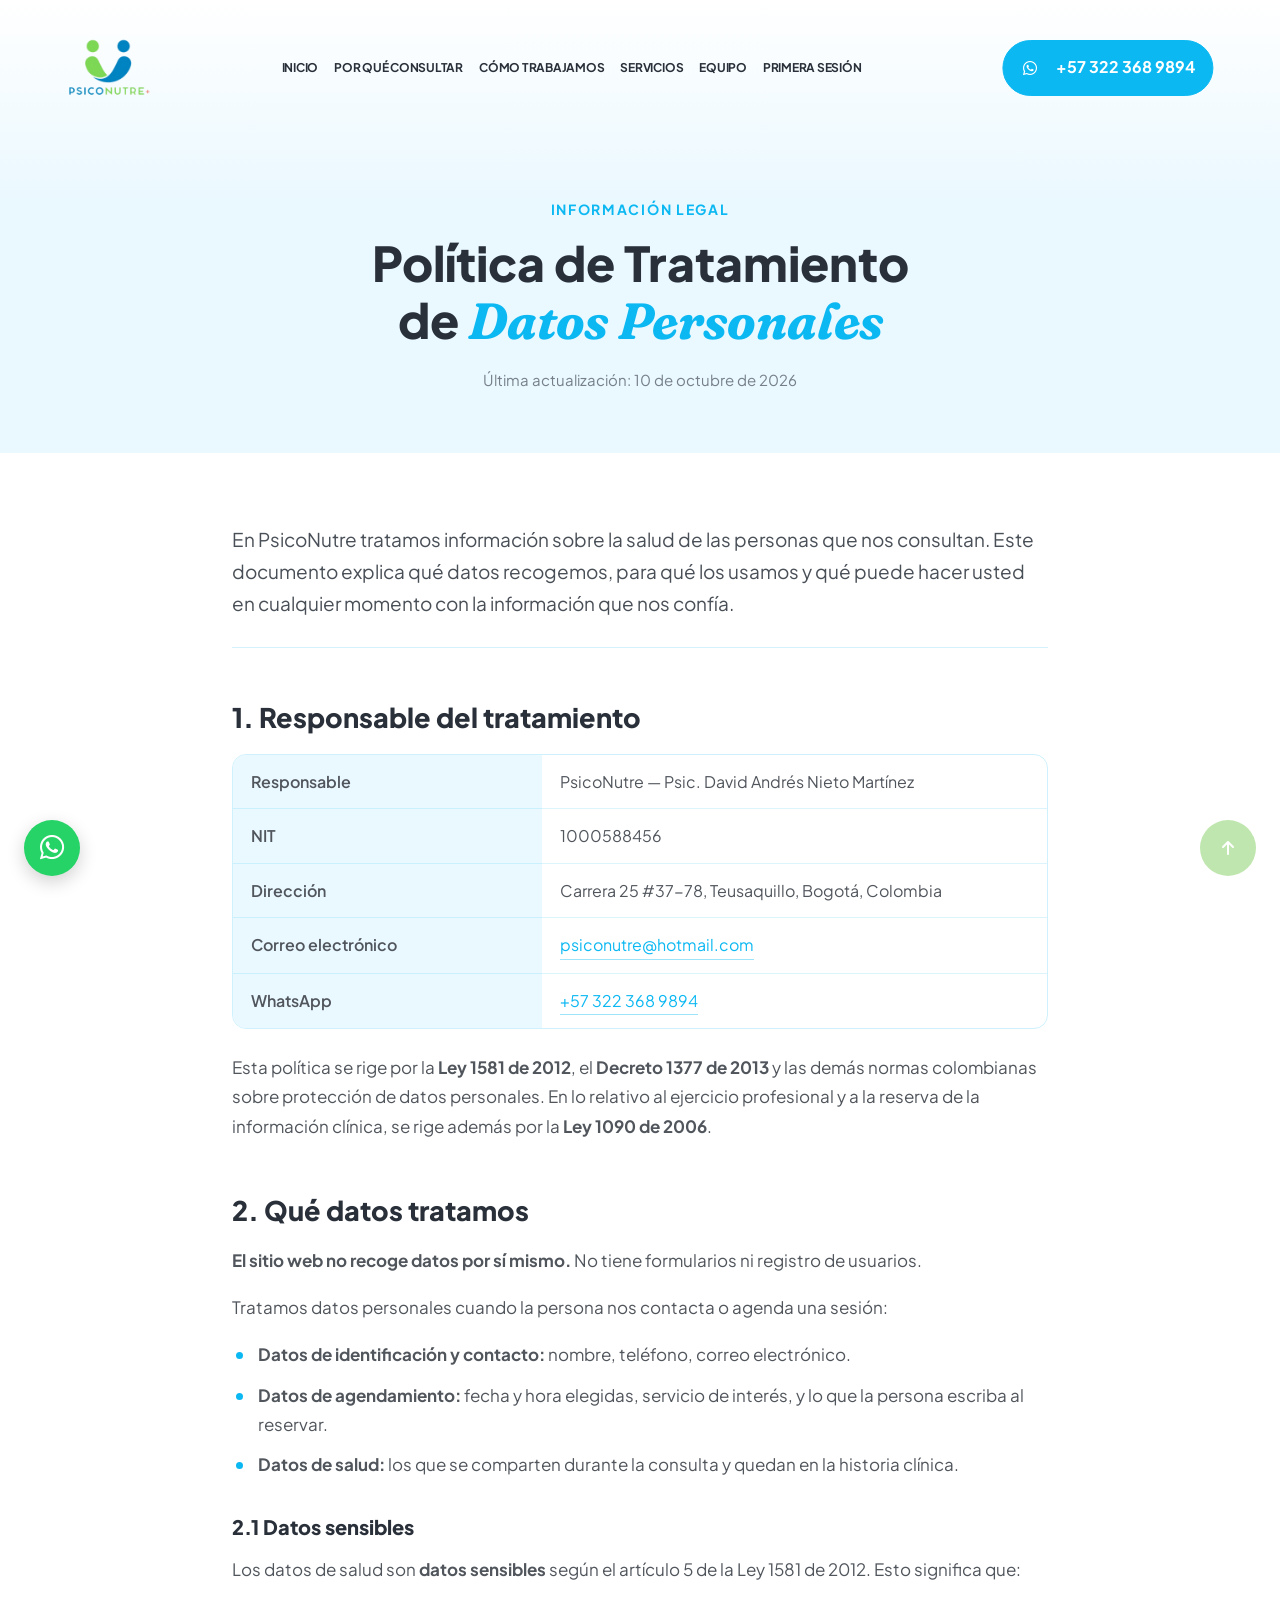
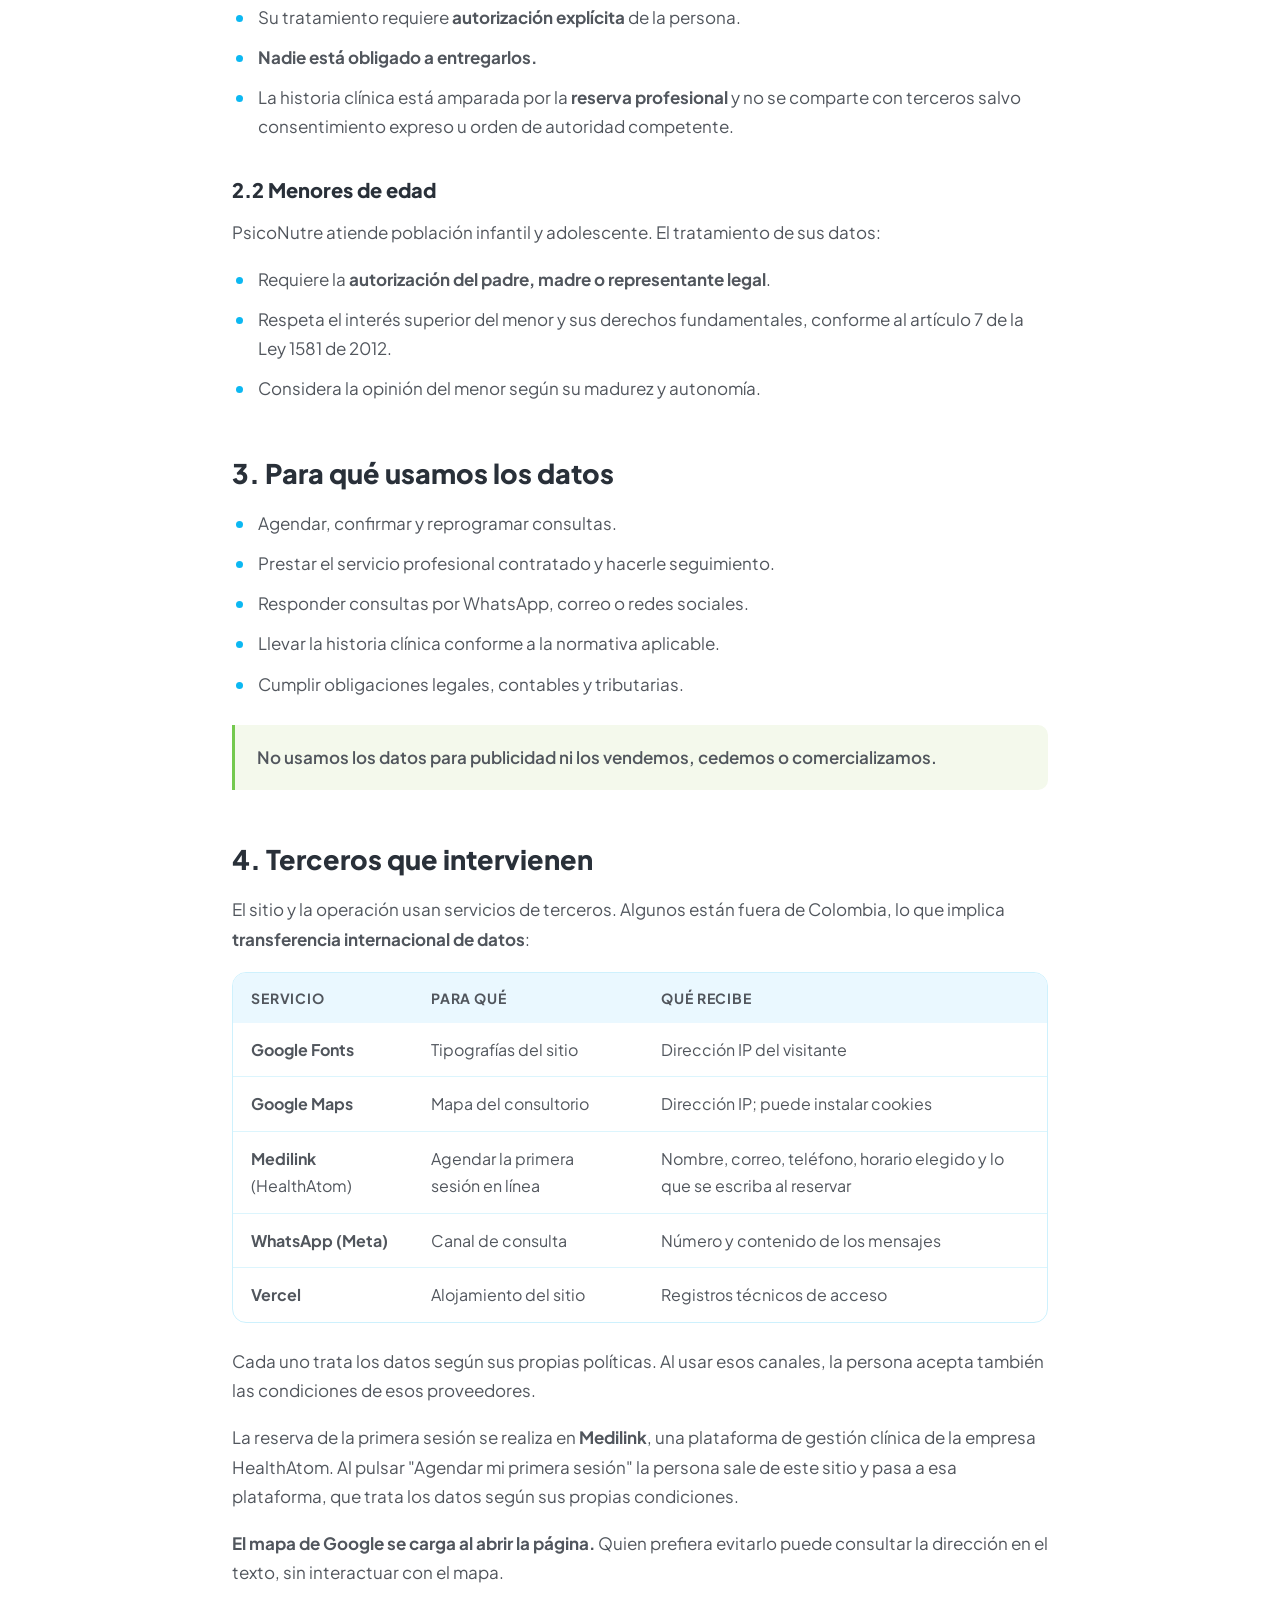
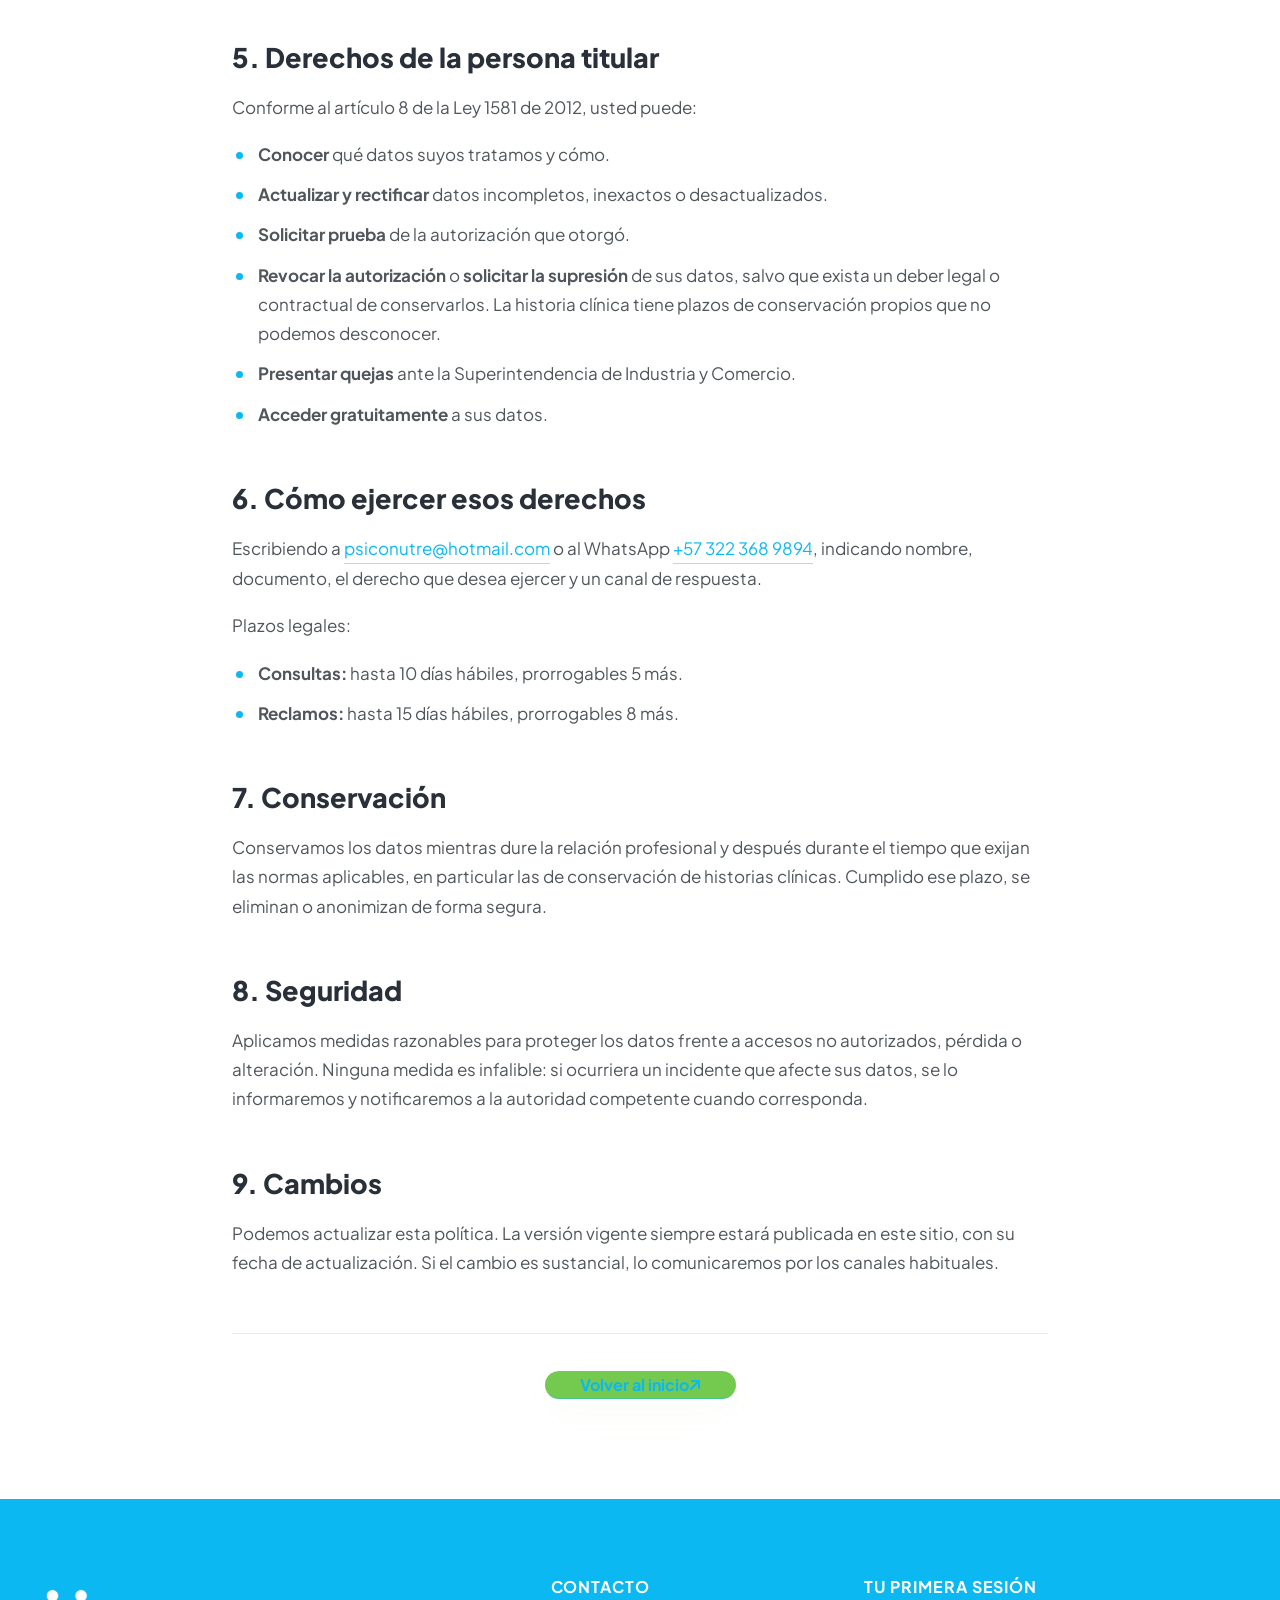
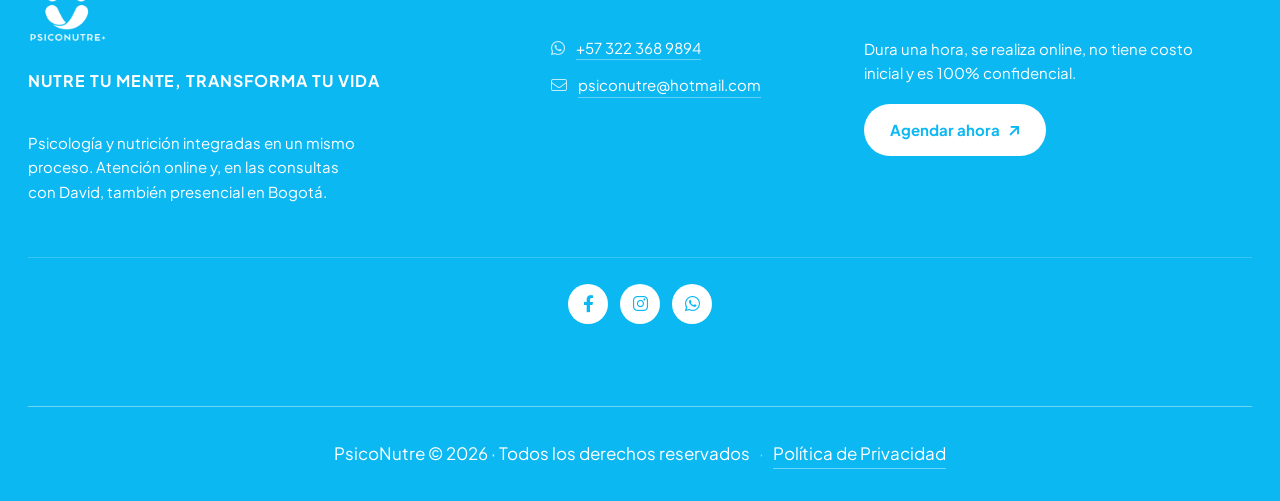
<file: politica-privacidad.html>
<!doctype html>
<html lang="es-CO">

  <head>

    <meta charset="utf-8">
    <meta name="viewport" content="width=device-width, initial-scale=1, shrink-to-fit=no">
    <meta http-equiv="x-ua-compatible" content="ie=edge">

    <title>Política de Privacidad — PsicoNutre</title>
    <meta name="description" content="Política de Tratamiento de Datos Personales de PsicoNutre, conforme a la Ley 1581 de 2012 y el Decreto 1377 de 2013.">
    <link rel="canonical" href="https://psiconutresalud.com/politica-privacidad.html">

    <meta property="og:site_name" content="PsicoNutre">
    <meta property="og:url" content="https://psiconutresalud.com/politica-privacidad.html">
    <meta property="og:title" content="Política de Privacidad — PsicoNutre">
    <meta property="og:description" content="Política de Tratamiento de Datos Personales de PsicoNutre, conforme a la Ley 1581 de 2012 y el Decreto 1377 de 2013.">
    <meta property="og:image" content="https://psiconutresalud.com/assets/images/hero/pn_hero.jpg">
    <meta property="og:image:type" content="image/jpeg">
    <meta property="og:image:width" content="1121">
    <meta property="og:image:height" content="1403">
    <meta property="og:image:alt" content="Dos personas conversando durante una sesión de psicología en PsicoNutre">
    <meta property="og:type" content="website">
    <meta property="og:locale" content="es_CO">

    <link rel="icon" type="image/png" sizes="192x192" href="assets/images/site_logo/favicon-192.png">
    <link rel="icon" type="image/png" sizes="32x32" href="assets/images/site_logo/favicon-32.png">
    <link rel="icon" type="image/png" sizes="16x16" href="assets/images/site_logo/favicon-16.png">
    <link rel="apple-touch-icon" sizes="180x180" href="assets/images/site_logo/apple-touch-icon.png">

    <!-- Fraimwork - CSS Include -->
    <link rel="stylesheet" type="text/css" href="assets/css/bootstrap.min.css">

    <!-- Icon Font - CSS Include -->
    <link rel="stylesheet" type="text/css" href="assets/css/fontawesome.min.css">

    <!-- Animation - CSS Include -->
    <link rel="stylesheet" type="text/css" href="assets/css/animate.min.css">

    <!-- Cursor - CSS Include -->
    <link rel="stylesheet" type="text/css" href="assets/css/cursor.min.css">

    <!-- Carousel - CSS Include -->
    <link rel="stylesheet" type="text/css" href="assets/css/slick.min.css">
    <link rel="stylesheet" type="text/css" href="assets/css/slick-theme.min.css">

    <!-- Video & Image Popup - CSS Include -->
    <link rel="stylesheet" type="text/css" href="assets/css/magnific-popup.min.css">

    <!-- Counter - CSS Include -->
    <link rel="stylesheet" type="text/css" href="assets/css/odometer.min.css">

    <!-- Custom - CSS Include -->
    <link rel="stylesheet" type="text/css" href="assets/css/style.css">

    <!-- PsicoNutre - tipografias de titulares -->
    <link rel="preconnect" href="https://fonts.googleapis.com">
    <link rel="preconnect" href="https://fonts.gstatic.com" crossorigin>
    <link rel="stylesheet" href="https://fonts.googleapis.com/css2?family=Fraunces:ital,opsz,wght,SOFT,WONK@1,9..144,400..700,0..100,0..1&family=Plus+Jakarta+Sans:ital,wght@0,400..800;1,400..600&display=swap">

    <!-- PsicoNutre - capa propia (va SIEMPRE despues de style.css) -->
    <link rel="stylesheet" type="text/css" href="assets/css/psiconutre.css">

    <!-- A proposito NO va el script de aparicion al hacer scroll que si
         tiene index.html. En un documento legal el texto no puede nacer
         oculto esperando a que un script lo muestre: si el JS falla, la
         persona tiene que poder leer sus derechos igual. -->

  </head>


  <body>

    <!-- Body Wrap - Start -->
    <div class="page_wrapper">

      <!-- Back To Top - Start -->
      <div class="backtotop">
        <a href="#" class="scroll">
          <i class="fa-solid fa-arrow-up"></i>
        </a>
      </div>
      <!-- Back To Top - End -->

      <!-- WhatsApp Flotante - Start
           Estilos en linea a proposito: no se toca style.css -->
      <a class="pn_whatsapp_float" href="https://wa.me/573223689894" target="_blank" rel="noopener" aria-label="Escribinos por WhatsApp">
        <i class="fa-brands fa-whatsapp"></i>
      </a>
      <!-- WhatsApp Flotante - End -->

      <!-- Site Header - Start
           Mismo header que la portada, con una diferencia: los enlaces del
           menu apuntan a index.html#seccion y no a #seccion, porque aca no
           existe ninguna de esas secciones.
      ================================================== -->
      <header class="site_header">
        <div class="container">
          <div class="row align-items-center">
            <div class="col-lg-2 col-5">
              <div class="site_logo">
                <a class="site_link" href="index.html">
                  <img width="400" height="400" src="assets/images/site_logo/logo_psiconutre.png" alt="PsicoNutre">
                </a>
              </div>
            </div>
            <div class="col-lg-7 col-2">
              <nav class="main_menu navbar navbar-expand-lg">
                <div class="main_menu_inner collapse navbar-collapse justify-content-center" id="main_menu_dropdown">
                  <ul class="main_menu_list unordered_list">
                    <li><a class="nav-link" href="index.html#hero">Inicio</a></li>
                    <li><a class="nav-link" href="index.html#dolores">Por qué consultar</a></li>
                    <li><a class="nav-link" href="index.html#proceso">Cómo trabajamos</a></li>
                    <li><a class="nav-link" href="index.html#servicios">Servicios</a></li>
                    <li><a class="nav-link" href="index.html#equipo">Equipo</a></li>
                    <li><a class="nav-link" href="index.html#agenda">Primera sesión</a></li>
                  </ul>
                </div>
              </nav>
            </div>
            <div class="col-lg-3 col-5">
              <ul class="header_btns_group unordered_list justify-content-end">
                <li>
                  <button class="mobile_menu_btn" type="button" data-bs-toggle="collapse" data-bs-target="#main_menu_dropdown" aria-expanded="false" aria-label="Abrir menu">
                    <i class="far fa-bars"></i>
                  </button>
                </li>
                <li>
                  <a class="btn_hotline" href="https://wa.me/573223689894" target="_blank" rel="noopener">
                    <span class="btn_icon">
                      <i class="fa-brands fa-whatsapp"></i>
                    </span>
                    <span class="btn_text" data-text="+57 322 368 9894">+57 322 368 9894</span>
                  </a>
                </li>
              </ul>
            </div>
          </div>
        </div>
      </header>
      <!-- Site Header - End
      ================================================== -->


      <!-- Encabezado de la pagina - Start
      ================================================== -->
      <section class="pn_legal_hero">
        <div class="container">
          <span class="pn_rotulo">Información legal</span>
          <h1 class="pn_legal_titulo">Política de Tratamiento de <mark>Datos Personales</mark></h1>
          <p class="pn_legal_fecha">Última actualización: 10 de octubre de 2026</p>
        </div>
      </section>
      <!-- Encabezado de la pagina - End
      ================================================== -->


      <!-- Contenido legal - Start
      ================================================== -->
      <section class="pn_legal_body">
        <div class="container">
          <article class="pn_legal_doc">

            <p class="pn_legal_intro">
              En PsicoNutre tratamos información sobre la salud de las personas que nos
              consultan. Este documento explica qué datos recogemos, para qué los usamos
              y qué puede hacer usted en cualquier momento con la información que nos confía.
            </p>

            <h2>1. Responsable del tratamiento</h2>

            <div class="pn_legal_tabla_wrap">
              <table class="pn_legal_tabla">
                <tbody>
                  <tr>
                    <th scope="row">Responsable</th>
                    <td>PsicoNutre — Psic. David Andrés Nieto Martínez</td>
                  </tr>
                  <tr>
                    <th scope="row">NIT</th>
                    <td>1000588456</td>
                  </tr>
                  <tr>
                    <th scope="row">Dirección</th>
                    <td>Carrera 25 #37-78, Teusaquillo, Bogotá, Colombia</td>
                  </tr>
                  <tr>
                    <th scope="row">Correo electrónico</th>
                    <td><a href="mailto:psiconutre@hotmail.com">psiconutre@hotmail.com</a></td>
                  </tr>
                  <tr>
                    <th scope="row">WhatsApp</th>
                    <td><a href="https://wa.me/573223689894" target="_blank" rel="noopener">+57 322 368 9894</a></td>
                  </tr>
                </tbody>
              </table>
            </div>

            <p>
              Esta política se rige por la <strong>Ley 1581 de 2012</strong>, el
              <strong>Decreto 1377 de 2013</strong> y las demás normas colombianas sobre
              protección de datos personales. En lo relativo al ejercicio profesional y a la
              reserva de la información clínica, se rige además por la
              <strong>Ley 1090 de 2006</strong>.
            </p>

            <h2>2. Qué datos tratamos</h2>

            <p>
              <strong>El sitio web no recoge datos por sí mismo.</strong> No tiene formularios
              ni registro de usuarios.
            </p>

            <p>Tratamos datos personales cuando la persona nos contacta o agenda una sesión:</p>

            <ul>
              <li><strong>Datos de identificación y contacto:</strong> nombre, teléfono, correo electrónico.</li>
              <li><strong>Datos de agendamiento:</strong> fecha y hora elegidas, servicio de interés, y lo que la persona escriba al reservar.</li>
              <li><strong>Datos de salud:</strong> los que se comparten durante la consulta y quedan en la historia clínica.</li>
            </ul>

            <h3>2.1 Datos sensibles</h3>

            <p>
              Los datos de salud son <strong>datos sensibles</strong> según el artículo 5 de la
              Ley 1581 de 2012. Esto significa que:
            </p>

            <ul>
              <li>Su tratamiento requiere <strong>autorización explícita</strong> de la persona.</li>
              <li><strong>Nadie está obligado a entregarlos.</strong></li>
              <li>La historia clínica está amparada por la <strong>reserva profesional</strong> y no se comparte con terceros salvo consentimiento expreso u orden de autoridad competente.</li>
            </ul>

            <h3>2.2 Menores de edad</h3>

            <p>PsicoNutre atiende población infantil y adolescente. El tratamiento de sus datos:</p>

            <ul>
              <li>Requiere la <strong>autorización del padre, madre o representante legal</strong>.</li>
              <li>Respeta el interés superior del menor y sus derechos fundamentales, conforme al artículo 7 de la Ley 1581 de 2012.</li>
              <li>Considera la opinión del menor según su madurez y autonomía.</li>
            </ul>

            <h2>3. Para qué usamos los datos</h2>

            <ul>
              <li>Agendar, confirmar y reprogramar consultas.</li>
              <li>Prestar el servicio profesional contratado y hacerle seguimiento.</li>
              <li>Responder consultas por WhatsApp, correo o redes sociales.</li>
              <li>Llevar la historia clínica conforme a la normativa aplicable.</li>
              <li>Cumplir obligaciones legales, contables y tributarias.</li>
            </ul>

            <p class="pn_legal_destacado">
              No usamos los datos para publicidad ni los vendemos, cedemos o comercializamos.
            </p>

            <h2>4. Terceros que intervienen</h2>

            <p>
              El sitio y la operación usan servicios de terceros. Algunos están fuera de
              Colombia, lo que implica <strong>transferencia internacional de datos</strong>:
            </p>

            <div class="pn_legal_tabla_wrap">
              <table class="pn_legal_tabla pn_legal_tabla_3col">
                <thead>
                  <tr>
                    <th scope="col">Servicio</th>
                    <th scope="col">Para qué</th>
                    <th scope="col">Qué recibe</th>
                  </tr>
                </thead>
                <tbody>
                  <tr>
                    <td><strong>Google Fonts</strong></td>
                    <td>Tipografías del sitio</td>
                    <td>Dirección IP del visitante</td>
                  </tr>
                  <tr>
                    <td><strong>Google Maps</strong></td>
                    <td>Mapa del consultorio</td>
                    <td>Dirección IP; puede instalar cookies</td>
                  </tr>
                  <tr>
                    <td><strong>Medilink</strong> (HealthAtom)</td>
                    <td>Agendar la primera sesión en línea</td>
                    <td>Nombre, correo, teléfono, horario elegido y lo que se escriba al reservar</td>
                  </tr>
                  <tr>
                    <td><strong>WhatsApp (Meta)</strong></td>
                    <td>Canal de consulta</td>
                    <td>Número y contenido de los mensajes</td>
                  </tr>
                  <tr>
                    <td><strong>Vercel</strong></td>
                    <td>Alojamiento del sitio</td>
                    <td>Registros técnicos de acceso</td>
                  </tr>
                </tbody>
              </table>
            </div>

            <p>
              Cada uno trata los datos según sus propias políticas. Al usar esos canales, la
              persona acepta también las condiciones de esos proveedores.
            </p>

            <p>
              La reserva de la primera sesión se realiza en <strong>Medilink</strong>, una
              plataforma de gestión clínica de la empresa HealthAtom. Al pulsar "Agendar mi
              primera sesión" la persona sale de este sitio y pasa a esa plataforma, que
              trata los datos según sus propias condiciones.
            </p>

            <p>
              <strong>El mapa de Google se carga al abrir la página.</strong> Quien prefiera
              evitarlo puede consultar la dirección en el texto, sin interactuar con el mapa.
            </p>

            <h2>5. Derechos de la persona titular</h2>

            <p>Conforme al artículo 8 de la Ley 1581 de 2012, usted puede:</p>

            <ul>
              <li><strong>Conocer</strong> qué datos suyos tratamos y cómo.</li>
              <li><strong>Actualizar y rectificar</strong> datos incompletos, inexactos o desactualizados.</li>
              <li><strong>Solicitar prueba</strong> de la autorización que otorgó.</li>
              <li><strong>Revocar la autorización</strong> o <strong>solicitar la supresión</strong> de sus datos, salvo que exista un deber legal o contractual de conservarlos. La historia clínica tiene plazos de conservación propios que no podemos desconocer.</li>
              <li><strong>Presentar quejas</strong> ante la Superintendencia de Industria y Comercio.</li>
              <li><strong>Acceder gratuitamente</strong> a sus datos.</li>
            </ul>

            <h2>6. Cómo ejercer esos derechos</h2>

            <p>
              Escribiendo a <a href="mailto:psiconutre@hotmail.com">psiconutre@hotmail.com</a>
              o al WhatsApp
              <a href="https://wa.me/573223689894" target="_blank" rel="noopener">+57 322 368 9894</a>,
              indicando nombre, documento, el derecho que desea ejercer y un canal de respuesta.
            </p>

            <p>Plazos legales:</p>

            <ul>
              <li><strong>Consultas:</strong> hasta 10 días hábiles, prorrogables 5 más.</li>
              <li><strong>Reclamos:</strong> hasta 15 días hábiles, prorrogables 8 más.</li>
            </ul>

            <h2>7. Conservación</h2>

            <p>
              Conservamos los datos mientras dure la relación profesional y después durante el
              tiempo que exijan las normas aplicables, en particular las de conservación de
              historias clínicas. Cumplido ese plazo, se eliminan o anonimizan de forma segura.
            </p>

            <h2>8. Seguridad</h2>

            <p>
              Aplicamos medidas razonables para proteger los datos frente a accesos no
              autorizados, pérdida o alteración. Ninguna medida es infalible: si ocurriera un
              incidente que afecte sus datos, se lo informaremos y notificaremos a la autoridad
              competente cuando corresponda.
            </p>

            <h2>9. Cambios</h2>

            <p>
              Podemos actualizar esta política. La versión vigente siempre estará publicada en
              este sitio, con su fecha de actualización. Si el cambio es sustancial, lo
              comunicaremos por los canales habituales.
            </p>

            <div class="pn_legal_volver">
              <a class="btn btn-secondary" href="index.html">
                Volver al inicio
                <i class="fa-solid fa-arrow-up-right"></i>
              </a>
            </div>

          </article>
        </div>
      </section>
      <!-- Contenido legal - End
      ================================================== -->


      <!-- Site Footer - Start
      ================================================== -->
      <footer class="site_footer bg_primary">
        <div class="container">
          <div class="site_footer_content">
            <div class="row pn_foot_row">

              <div class="col-lg-5 col-md-6">
                <div class="site_logo mb-3">
                  <a class="site_link" href="index.html">
                    <img width="400" height="400" decoding="async" loading="lazy" src="assets/images/site_logo/logo_psiconutre_blanco.png" alt="PsicoNutre">
                  </a>
                </div>
                <h4 class="pn_foot_titulo pn_foot_slogan">Nutre tu mente, transforma tu vida</h4>
                <p class="pn_foot_desc">
                  Psicología y nutrición integradas en un mismo proceso.
                  Atención online y, en las consultas con David, también presencial en Bogotá.
                </p>
              </div>

              <div class="col-lg-3 col-md-6">
                <h4 class="pn_foot_titulo">Contacto</h4>
                <ul class="pn_foot_lista unordered_list_block">
                  <li>
                    <i class="fa-brands fa-whatsapp"></i>
                    <a href="https://wa.me/573223689894" target="_blank" rel="noopener">+57 322 368 9894</a>
                  </li>
                  <li>
                    <i class="fa-light fa-envelope"></i>
                    <a href="mailto:psiconutre@hotmail.com">psiconutre@hotmail.com</a>
                  </li>
                </ul>
              </div>

              <div class="col-lg-4 col-md-12">
                <h4 class="pn_foot_titulo">Tu primera sesión</h4>
                <p class="pn_foot_desc">
                  Dura una hora, se realiza online, no tiene costo inicial y es 100% confidencial.
                </p>
                <a class="pn_foot_btn" href="index.html#agenda">
                  Agendar ahora
                  <i class="fa-solid fa-arrow-up-right"></i>
                </a>
              </div>

            </div>

            <div class="pn_foot_social">
              <ul class="social_links unordered_list justify-content-center">
                <li><a href="https://www.facebook.com/share/1DFCax5L9F/?mibextid=wwXIfr" target="_blank" rel="noopener" aria-label="Facebook"><i class="fa-brands fa-facebook-f"></i></a></li>
                <li><a href="https://www.instagram.com/psico__nutre/" target="_blank" rel="noopener" aria-label="Instagram"><i class="fa-brands fa-instagram"></i></a></li>
                <li><a href="https://wa.me/573223689894" target="_blank" rel="noopener" aria-label="WhatsApp"><i class="fa-brands fa-whatsapp"></i></a></li>
              </ul>
            </div>
          </div>

          <div class="copyright_widget text-center">
            <p class="copyright_text m-0">
              PsicoNutre © 2026 · Todos los derechos reservados
              <span class="pn_foot_sep">·</span>
              <a href="politica-privacidad.html" aria-current="page">Política de Privacidad</a>
            </p>
          </div>
        </div>
      </footer>
      <!-- Site Footer - End
      ================================================== -->

    </div>
    <!-- Body Wrap - End -->

    <!-- Fraimwork - Jquery Include -->
    <script src="assets/js/jquery.min.js"></script>
    <script src="assets/js/popper.min.js"></script>
    <script src="assets/js/bootstrap.min.js"></script>
    <script src="assets/js/bootstrap-dropdown-ml-hack.min.js"></script>

    <!-- animation - jquery include -->
    <script src="assets/js/cursor.min.js"></script>

    <!-- Carousel - Jquery Include -->
    <script src="assets/js/slick.min.js"></script>

    <!-- Video & Image Popup - Jquery Include -->
    <script src="assets/js/magnific-popup.min.js"></script>

    <!-- Counter - Jquery Include -->
    <script src="assets/js/appear.min.js"></script>
    <script src="assets/js/odometer.min.js"></script>

    <!-- Custom - Jquery Include -->
    <script src="assets/js/main.js"></script>

    <!-- PsicoNutre. Aca sus cuatro bloques salen enseguida: no hay .pn-anim,
         ni enlaces de menu que empiecen con #, ni .pn_clamp, ni #proceso.
         Se incluye igual para no tener dos listas de scripts distintas. -->
    <script src="assets/js/psiconutre.js"></script>

  </body>
</html>
</file>
<file: assets/css/style.css>
@charset "UTF-8";
/* Table Of Content - start
================================================== */
/*
* Project Name   :  Talking Minds – Psychotherapist Site Template
* File           :  CSS Base
* Version        :  1.0.0
* Last change    :  19 August 2023, Saturday
* Author         :  Merkulove (https://1.envato.market/tf-merkulove)

==================================================

1 - Template Global Settings
* - 1.1 - Template Fonts
* - 1.2 - Template Reset

2 - Template Elements
* - 2.01 - Template Colors
* - 2.02 - Template CSS Animations
* - 2.03 - Backtotop Button
* - 2.04 - Template Gapping or Spacing
* - 2.05 - Order & Unorder List
* - 2.06 - Buttons
* - 2.07 - Typography
* - 2.08 - Authorbox
* - 2.09 - Carousel or Slider
* - 2.10 - Image
* - 2.11 - Form
* - 2.12 - Video
* - 2.13 - Social Icons
* - 2.14 - Counter
* - 2.15 - Rating Star
* - 2.16 - Accordion
* - 2.17 - Pagination Nav

3 - Template Parts
* - 3.01 - Site Header
* - 3.02 - Site Footer
* - 3.03 - Page Header, Page Banner, Breadcrumb
* - 3.04 - Sidebar

4 - Template Components
* - 4.01 - Page Hero Section
* - 4.02 - Service
* - 4.03 - Team
* - 4.04 - Pricing
* - 4.05 - Certificate
* - 4.06 - Work Process
* - 4.07 - Policy
* - 4.08 - Gallery
* - 4.09 - Comment
* - 4.10 - Blog
* - 4.11 - Testimonial
* - 4.12 - Consultation

5 - Template Pages
* - 5.01 - About Page
* - 5.02 - All Details Pages
* - 5.03 - Contact Page
* - 5.04 - Error Page

*/
/* Table Of Content - end
================================================== */
/* Open Sans ya no se usa: el cuerpo pasa a Lato y los titulares a Plus Jakarta Sans.
   Las tres familias se cargan por <link> en el <head> de index.html, que es mas
   rapido que un @import. Ver psiconutre.css bloque 14. */
:root {
  --bs-body-font-family: "Open Sans", sans-serif;
  --bs-font-body: "Open Sans", sans-serif;
  --bs-font-heading: "Open Sans", sans-serif;
  --bs-body-font-weight: 400;
  --bs-body-font-size: 18px;
  --bs-body-line-height: 28px;
  --bs-body-font-size-md: 20px;
  --bs-body-line-height-md: 30px;
  --bs-body-color: #51565D;
  --bs-body-color-rgb: 81,86,93;
  --bs-transition: all 0.4s cubic-bezier(0.25, 1, 0.5, 1);
  --bs-primary: #0CB8F2;
  --bs-secondary: #AED581;
  --bs-dark: #293039;
  --bs-primary-rgb: 12,184,242;
  --bs-secondary-rgb: 174,213,129;
  --bs-dark-rgb: 41,48,57;
  --bs-primary-bg-subtle: #DEF7FF;
  --bs-secondary-bg-subtle: #F2F8E9;
  --bs-link-color: var(--bs-primary);
  --bs-link-color-rgb: var(--bs-primary-rgb);
  --bs-link-hover-color: #0A7FA5;
  --bs-link-hover-color-rgb: 10,127,165;
  --bs-highlight-bg: var(--bs-primary);
  --bs-border-width: 1px;
  --bs-border-style: solid;
  --bs-border-color: #C9CED3;
  --bs-border-radius: 24px;
  --bs-border-radius-sm: 6px;
  --bs-border-radius-lg: 30px;
  --bs-border-radius-xl: 80px 0 80px 0;
  --bs-border-radius-xxl: 150px 0 150px 0;
  --bs-border-radius-pill: 100%;
  --bs-box-shadow: 0px 1px 2px 1px rgba(12, 184, 242, 0.14);
  --bs-box-shadow-lg: 0px 20px 40px 0px rgba(12, 184, 242, 0.08);
  --bs-focus-ring-width: 20px;
  --bs-focus-ring-opacity: 0.25;
  --bs-focus-ring-color: rgba(12, 184, 242, 0.25);
}

/* 1.1 - Template Fonts - Start
================================================== */
/* 1.1 - Template Fonts - End
================================================== */
/* 1.2 - Template Reset - Start
================================================== */
body {
  margin: 0;
  padding: 0;
  font-size: var(--bs-body-font-size);
  font-weight: var(--bs-body-font-weight);
  line-height: var(--bs-body-line-height);
  font-style: normal;
  color: var(--bs-body-color);
  font-family: var(--bs-font-body);
  background-color: var(--bs-body-bg);
  text-rendering: optimizelegibility;
  -moz-osx-font-smoothing: grayscale;
  -webkit-font-smoothing: antialiased;
}

.page_wrapper {
  overflow: hidden;
  position: relative;
}

iframe {
  border: none;
}

a:focus,
a:active,
input,
input:hover,
input:focus,
input:active,
textarea,
textarea:hover,
textarea:focus,
textarea:active {
  outline: none;
}

img:not([draggable]),
embed,
object,
video {
  height: auto;
  max-width: 100%;
}

img {
  border: none;
  height: auto;
  max-width: 100%;
  -webkit-user-select: none;
     -moz-user-select: none;
      -ms-user-select: none;
          user-select: none;
  vertical-align: middle;
}

a {
  outline: 0;
  display: inline-block;
  text-decoration: none;
  font-family: var(--bs-font-heading);
  -webkit-transition: var(--bs-transition);
  transition: var(--bs-transition);
}
a:active, a:focus, a:hover, a:visited {
  outline: 0;
  text-decoration: none;
}

button {
  padding: 0px;
  border: none;
  outline: none;
  background: none;
  display: inline-block;
  font-family: var(--bs-font-heading);
  -webkit-transition: var(--bs-transition);
  transition: var(--bs-transition);
}
button:focus {
  outline: none;
}

h1, h2, h3, h4, h5, h6 {
  font-weight: 800;
  color: var(--bs-dark);
  font-family: var(--bs-font-heading);
}

hr {
  opacity: 1;
  height: 1px;
  border: none;
  margin: 25px 0;
  background-color: var(--bs-border-color);
}

mark {
  padding: 0;
  color: var(--bs-primary);
  background-color: transparent;
}

.container {
  max-width: 1440px;
  padding-left: 15px;
  padding-right: 15px;
}

.row {
  margin: -15px;
}

[class*=col-] {
  padding: 15px;
}

.dropdown-menu {
  padding: 8px 0;
  margin-top: 20px;
  border-radius: 8px;
  background-color: var(--bs-white);
  border: 1px solid rgba(12, 184, 242, 0.3);
  -webkit-box-shadow: 0 5px 20px 0 rgba(12, 184, 242, 0.12);
          box-shadow: 0 5px 20px 0 rgba(12, 184, 242, 0.12);
  -webkit-animation: 0.2s ease-in-out 0s normal none 1 running fadeIn;
          animation: 0.2s ease-in-out 0s normal none 1 running fadeIn;
}
.dropdown-menu:before {
  left: 0;
  right: 0;
  top: -20px;
  content: "";
  height: 20px;
  display: block;
  position: absolute;
}
.dropdown-menu > li {
  padding: 0 5px;
}
.dropdown-menu > li:not(:last-child) {
  margin-bottom: 1px;
}
.dropdown-menu > li > a {
  display: block;
  font-size: 15px;
  font-weight: 600;
  line-height: 20px;
  padding: 9px 18px;
  position: relative;
  border-radius: 6px;
  white-space: nowrap;
  color: var(--bs-body-color);
}
.dropdown-menu > li:hover > a {
  color: var(--bs-primary);
  background-color: var(--bs-primary-bg-subtle);
}

.dropdown-toggle::after {
  margin: 0;
  border: none;
  line-height: 1;
  content: "\f107";
  font-weight: 400;
  color: var(--bs-body-color);
  font-family: "Font Awesome 6 Pro";
}

.dropdown:hover > .dropdown-menu {
  display: block;
}

/* 1.2 - Template Reset - End
================================================== */
/* 2.01 - Template Colors - Start
================================================== */
.bg_primary {
  background-color: var(--bs-primary);
}

.bg_secondary {
  background-color: var(--bs-secondary);
}

.bg_primary_light {
  background-color: var(--bs-primary-bg-subtle);
}
.bg_primary_light[class*=shape] {
  background-color: #C1E3DE;
}

.bg_secondary_light {
  background-color: var(--bs-secondary-bg-subtle);
}

/* 2.01 - Template Colors - End
================================================== */
/* 2.02 - Template CSS Animations - Start
================================================== */
.decoration_wrapper {
  z-index: 1;
  position: relative;
}
.decoration_wrapper .decoration_item {
  z-index: -1;
  position: absolute;
}

@-webkit-keyframes phoneRinging {
  from {
    -webkit-transform: rotate3d(0, 0, 1, 0deg);
            transform: rotate3d(0, 0, 1, 0deg);
  }
  20%, 32%, 44%, 56%, 68% {
    -webkit-transform: rotate3d(0, 0, 1, 0deg);
            transform: rotate3d(0, 0, 1, 0deg);
  }
  23%, 35%, 47%, 59%, 71% {
    -webkit-transform: rotate3d(0, 0, 1, 15deg);
            transform: rotate3d(0, 0, 1, 15deg);
  }
  26%, 38%, 50%, 62%, 74% {
    -webkit-transform: rotate3d(0, 0, 1, 0deg);
            transform: rotate3d(0, 0, 1, 0deg);
  }
  29%, 41%, 53%, 65%, 77% {
    -webkit-transform: rotate3d(0, 0, 1, -15deg);
            transform: rotate3d(0, 0, 1, -15deg);
  }
  80% {
    -webkit-transform: rotate3d(0, 0, 1, 0deg);
            transform: rotate3d(0, 0, 1, 0deg);
  }
}

@keyframes phoneRinging {
  from {
    -webkit-transform: rotate3d(0, 0, 1, 0deg);
            transform: rotate3d(0, 0, 1, 0deg);
  }
  20%, 32%, 44%, 56%, 68% {
    -webkit-transform: rotate3d(0, 0, 1, 0deg);
            transform: rotate3d(0, 0, 1, 0deg);
  }
  23%, 35%, 47%, 59%, 71% {
    -webkit-transform: rotate3d(0, 0, 1, 15deg);
            transform: rotate3d(0, 0, 1, 15deg);
  }
  26%, 38%, 50%, 62%, 74% {
    -webkit-transform: rotate3d(0, 0, 1, 0deg);
            transform: rotate3d(0, 0, 1, 0deg);
  }
  29%, 41%, 53%, 65%, 77% {
    -webkit-transform: rotate3d(0, 0, 1, -15deg);
            transform: rotate3d(0, 0, 1, -15deg);
  }
  80% {
    -webkit-transform: rotate3d(0, 0, 1, 0deg);
            transform: rotate3d(0, 0, 1, 0deg);
  }
}
@-webkit-keyframes spin {
  0% {
    -webkit-transform: rotate(0deg);
            transform: rotate(0deg);
  }
  100% {
    -webkit-transform: rotate(360deg);
            transform: rotate(360deg);
  }
}
@keyframes spin {
  0% {
    -webkit-transform: rotate(0deg);
            transform: rotate(0deg);
  }
  100% {
    -webkit-transform: rotate(360deg);
            transform: rotate(360deg);
  }
}
.spin_animation {
  -webkit-animation: spin 5000ms infinite linear;
          animation: spin 5000ms infinite linear;
}

/* 2.02 - Template CSS Animations - End
================================================== */
/* 2.03 - Backtotop Button - Start
================================================== */
.backtotop {
  right: 15px;
  z-index: 999;
  bottom: 96px;
  display: none;
  position: fixed;
}
.backtotop .scroll {
  z-index: 1;
  width: 44px;
  height: 44px;
  display: -webkit-box;
  display: -ms-flexbox;
  display: flex;
  font-size: 16px;
  position: relative;
  -webkit-box-align: center;
      -ms-flex-align: center;
          align-items: center;
  color: var(--bs-white);
  -webkit-box-pack: center;
      -ms-flex-pack: center;
          justify-content: center;
  background-color: var(--bs-secondary);
  border-radius: var(--bs-border-radius-pill);
}
.backtotop .scroll i {
  -webkit-animation: bttIconMover 1s infinite alternate;
          animation: bttIconMover 1s infinite alternate;
}

/* 2.03 - Backtotop Button - End
================================================== */
/* 2.04 - Template Gapping or Spacing - Start
================================================== */
.section_space_lg {
  padding-top: 150px;
  padding-bottom: 160px;
}

.section_space_md {
  padding-top: 120px;
  padding-bottom: 120px;
}

.section_space_sm {
  padding-top: 80px;
  padding-bottom: 80px;
}

/* 2.04 - Template Gapping or Spacing - End
================================================== */
/* 2.05 - Order & Unorder List - Start
================================================== */
[class*=unordered_list] {
  margin: 0;
  padding: 0;
  display: -webkit-box;
  display: -ms-flexbox;
  display: flex;
  -ms-flex-wrap: wrap;
      flex-wrap: wrap;
  -webkit-box-align: center;
      -ms-flex-align: center;
          align-items: center;
}
[class*=unordered_list] > li {
  float: left;
  list-style: none;
  display: inline-block;
}

.unordered_list_block {
  display: -webkit-box;
  display: -ms-flexbox;
  display: flex;
  -webkit-box-orient: vertical;
  -webkit-box-direction: normal;
      -ms-flex-direction: column;
          flex-direction: column;
}
.unordered_list_block > li {
  width: 100%;
  display: block;
}

.info_list > li {
  font-weight: 600;
  line-height: 21px;
  font-size: var(--bs-body-font-size);
}
.info_list.unordered_list_block > li:not(:last-child) {
  margin-bottom: 16px;
}
.info_list .info_icon {
  float: left;
  width: 21px;
  margin: 0 8px 0 0;
}
.info_list .info_icon i {
  color: var(--bs-secondary);
}
.info_list .info_text {
  display: table;
}
.info_list a {
  -webkit-box-align: center;
      -ms-flex-align: center;
          align-items: center;
  display: -webkit-inline-box;
  display: -ms-inline-flexbox;
  display: inline-flex;
  color: var(--bs-body-color);
}
.info_list a:hover {
  color: var(--bs-primary);
}

.post_category {
  margin: -3px;
}
.post_category > li {
  margin: 3px;
}
.post_category a {
  display: block;
  font-size: 14px;
  font-weight: 600;
  line-height: 18px;
  padding: 11px 20px;
  border-radius: 40px;
  color: var(--bs-white);
  background-color: var(--bs-secondary);
}
.post_category a:hover {
  background-color: var(--bs-primary);
}

.post_category_list > li:not(:last-child) {
  margin-bottom: 16px;
}
.post_category_list a {
  display: -webkit-box;
  display: -ms-flexbox;
  display: flex;
  -webkit-box-align: center;
      -ms-flex-align: center;
          align-items: center;
  color: var(--bs-body-color);
  -webkit-box-pack: justify;
      -ms-flex-pack: justify;
          justify-content: space-between;
}
.post_category_list a:hover {
  color: var(--bs-secondary);
}

.post_tags {
  margin: -5px;
}
.post_tags > li {
  margin: 5px;
}
.post_tags a {
  display: block;
  font-size: 14px;
  font-weight: 600;
  line-height: 18px;
  padding: 11px 20px;
  border-radius: 40px;
  color: var(--bs-body-color);
  border: 1px solid var(--bs-border-color);
}
.post_tags a:hover {
  color: var(--bs-white);
  border-color: var(--bs-primary);
  background-color: var(--bs-primary);
}

.post_meta > li {
  font-size: 16px;
  line-height: 26px;
  position: relative;
}
.post_meta > li:not(:last-child) {
  margin-right: 15px;
  padding-right: 14px;
}
.post_meta > li:not(:last-child):before {
  top: 50%;
  right: 0;
  width: 1px;
  content: "";
  height: 22px;
  position: absolute;
  -webkit-transform: translateY(-50%);
          transform: translateY(-50%);
  background-color: var(--bs-border-color);
}
.post_meta > li i {
  color: var(--bs-primary);
}
.post_meta > li > a {
  display: block;
  color: var(--bs-body-color);
}
.post_meta > li > a:hover {
  color: var(--bs-primary);
}

.contact_info_list {
  margin: -15px;
}
.contact_info_list > li {
  padding: 15px;
  display: -webkit-box;
  display: -ms-flexbox;
  display: flex;
  -webkit-box-align: center;
      -ms-flex-align: center;
          align-items: center;
  word-break: break-all;
}
.contact_info_list > li:hover .item_icon:before {
  top: -4px;
  left: -4px;
  right: -4px;
  bottom: -4px;
}
.contact_info_list .item_icon {
  z-index: 1;
  width: 50px;
  height: 50px;
  -webkit-box-flex: 0;
      -ms-flex: 0 0 50px;
          flex: 0 0 50px;
  font-size: 20px;
  position: relative;
  margin-right: 15px;
  border-radius: 100%;
  -webkit-box-align: center;
      -ms-flex-align: center;
          align-items: center;
  display: -webkit-inline-box;
  display: -ms-inline-flexbox;
  display: inline-flex;
  color: var(--bs-white);
  -webkit-box-pack: center;
      -ms-flex-pack: center;
          justify-content: center;
  background-color: var(--bs-secondary);
}
.contact_info_list .item_icon:before {
  top: 1px;
  left: 1px;
  right: 1px;
  bottom: 1px;
  z-index: -1;
  content: "";
  position: absolute;
  border-radius: 100%;
  -webkit-animation: spin 5000ms infinite linear;
          animation: spin 5000ms infinite linear;
  border: 1px dashed var(--bs-secondary);
}
.contact_info_list .item_title {
  line-height: 1;
  font-size: 14px;
  font-weight: 600;
  margin-bottom: 8px;
  color: var(--bs-bodt-color);
}
.contact_info_list .item_info {
  line-height: 1;
  font-size: 17px;
  font-weight: 700;
  color: var(--bs-dark);
}

.office_hour_list {
  padding: 53px 60px;
  border-radius: var(--bs-border-radius-xl);
}
.office_hour_list .area_title {
  font-size: 24px;
  line-height: 30px;
  margin-bottom: 28px;
}
.office_hour_list ul > li {
  display: -webkit-box;
  display: -ms-flexbox;
  display: flex;
  -webkit-box-align: center;
      -ms-flex-align: center;
          align-items: center;
  -webkit-box-pack: justify;
      -ms-flex-pack: justify;
          justify-content: space-between;
}
.office_hour_list ul > li:not(:last-child) {
  margin-bottom: 12px;
  padding-bottom: 13px;
  border-bottom: 1px solid #C1E3DE;
}
.office_hour_list ul > li span:last-child {
  font-weight: 700;
}

/* 2.05 - Order & Unorder List - End
================================================== */
/* 2.06 - Buttons - Start
================================================== */
.btn_wrap {
  padding: 50px 0;
}

.btns_group {
  margin: -12px;
}
.btns_group > li {
  padding: 12px;
}

.btn {
  padding: 0 40px;
  overflow: hidden;
  font-weight: 700;
  position: relative;
  -webkit-box-align: center;
      -ms-flex-align: center;
          align-items: center;
  display: -webkit-inline-box;
  display: -ms-inline-flexbox;
  display: inline-flex;
  font-size: var(--bs-body-font-size);
  line-height: var(--bs-body-line-height);
  border-radius: var(--bs-border-radius-lg);
  -webkit-transition: -webkit-transform 0.6s cubic-bezier(0.15, 0.85, 0.31, 1);
  transition: -webkit-transform 0.6s cubic-bezier(0.15, 0.85, 0.31, 1);
  transition: transform 0.6s cubic-bezier(0.15, 0.85, 0.31, 1);
  transition: transform 0.6s cubic-bezier(0.15, 0.85, 0.31, 1), -webkit-transform 0.6s cubic-bezier(0.15, 0.85, 0.31, 1);
}
.btn .btn_text {
  position: relative;
  display: inline-block;
  padding: 12px 0 14px;
  -webkit-transition: -webkit-transform 0.5s cubic-bezier(0.15, 0.85, 0.31, 1);
  transition: -webkit-transform 0.5s cubic-bezier(0.15, 0.85, 0.31, 1);
  transition: transform 0.5s cubic-bezier(0.15, 0.85, 0.31, 1);
  transition: transform 0.5s cubic-bezier(0.15, 0.85, 0.31, 1), -webkit-transform 0.5s cubic-bezier(0.15, 0.85, 0.31, 1);
}
.btn .btn_text:before {
  top: 100%;
  left: 50%;
  width: 100%;
  display: block;
  position: absolute;
  content: attr(data-text);
  -webkit-transform: translateX(-50%);
          transform: translateX(-50%);
}
.btn .btn_icon {
  margin-left: 8px;
}
.btn:hover {
  -webkit-transform: translateY(-4px);
          transform: translateY(-4px);
}
.btn:hover .btn_text {
  -webkit-transform: translateY(-76%);
          transform: translateY(-76%);
}

.btn-primary {
  --bs-btn-bg: var(--bs-primary);
  --bs-btn-border-color: var(--bs-primary);
  --bs-btn-hover-bg: var(--bs-primary);
  --bs-btn-hover-border-color: var(--bs-primary);
  --bs-btn-active-bg: var(--bs-primary);
  --bs-btn-active-border-color: var(--bs-primary);
}

.btn-outline-primary {
  --bs-btn-color: var(--bs-primary);
  --bs-btn-border-color: var(--bs-primary);
  --bs-btn-hover-bg: var(--bs-primary);
  --bs-btn-hover-border-color: var(--bs-primary);
  --bs-btn-active-bg: var(--bs-primary);
  --bs-btn-active-border-color: var(--bs-primary);
}

a[class*=-primary],
button[class*=-primary] {
  -webkit-box-shadow: 0px 10px 40px 0px rgba(12, 184, 242, 0.08);
          box-shadow: 0px 10px 40px 0px rgba(12, 184, 242, 0.08);
}
a[class*=-primary]:hover,
button[class*=-primary]:hover {
  -webkit-box-shadow: 0px 10px 40px 0px rgba(12, 184, 242, 0.2);
          box-shadow: 0px 10px 40px 0px rgba(12, 184, 242, 0.2);
}

.btn-secondary {
  --bs-btn-bg: var(--bs-secondary);
  --bs-btn-border-color: var(--bs-secondary);
  --bs-btn-hover-bg: var(--bs-secondary);
  --bs-btn-hover-border-color: var(--bs-secondary);
  --bs-btn-active-bg: var(--bs-secondary);
  --bs-btn-active-border-color: var(--bs-secondary);
}

.btn-outline-secondary {
  --bs-btn-color: var(--bs-secondary);
  --bs-btn-border-color: var(--bs-secondary);
  --bs-btn-hover-bg: var(--bs-secondary);
  --bs-btn-hover-border-color: var(--bs-secondary);
  --bs-btn-active-bg: var(--bs-secondary);
  --bs-btn-active-border-color: var(--bs-secondary);
}

a[class*=-secondary],
button[class*=-secondary] {
  -webkit-box-shadow: 0px 10px 40px 0px rgba(174, 213, 129, 0.06);
          box-shadow: 0px 10px 40px 0px rgba(174, 213, 129, 0.06);
}
a[class*=-secondary]:hover,
button[class*=-secondary]:hover {
  -webkit-box-shadow: 0px 10px 40px 0px rgba(174, 213, 129, 0.2);
          box-shadow: 0px 10px 40px 0px rgba(174, 213, 129, 0.2);
}

.btn-dark {
  --bs-btn-hover-bg: var(--bs-dark);
  --bs-btn-hover-border-color: var(--bs-dark);
  --bs-btn-active-bg: var(--bs-dark);
  --bs-btn-active-border-color: var(--bs-dark);
}

a[class*=-dark],
button[class*=-dark] {
  -webkit-box-shadow: 0px 10px 40px 0px rgba(41, 48, 57, 0.06);
          box-shadow: 0px 10px 40px 0px rgba(41, 48, 57, 0.06);
}
a[class*=-dark]:hover,
button[class*=-dark]:hover {
  -webkit-box-shadow: 0px 10px 40px 0px rgba(41, 48, 57, 0.2);
          box-shadow: 0px 10px 40px 0px rgba(41, 48, 57, 0.2);
}

.btn-link {
  padding: 0;
  line-height: 1;
  font-weight: 700;
  position: relative;
  -webkit-box-align: center;
      -ms-flex-align: center;
          align-items: center;
  display: -webkit-inline-box;
  display: -ms-inline-flexbox;
  display: inline-flex;
  text-decoration: none;
  font-size: var(--bs-body-font-size);
}
.btn-link .btn_text {
  position: relative;
}
.btn-link .btn_text:before {
  left: 0;
  bottom: -1px;
  width: 0%;
  content: "";
  height: 1px;
  position: absolute;
  background-color: var(--bs-primary);
  -webkit-transition: width 0.6s cubic-bezier(0.1, 0.75, 0.25, 1);
  transition: width 0.6s cubic-bezier(0.1, 0.75, 0.25, 1);
}
.btn-link .btn_icon {
  width: 25px;
  height: 25px;
  font-size: 15px;
  margin-left: 8px;
  -webkit-box-align: center;
      -ms-flex-align: center;
          align-items: center;
  display: -webkit-inline-box;
  display: -ms-inline-flexbox;
  display: inline-flex;
  color: var(--bs-white);
  -webkit-box-pack: center;
      -ms-flex-pack: center;
          justify-content: center;
  -webkit-transition: var(--bs-transition);
  transition: var(--bs-transition);
  background-color: var(--bs-primary);
  border-radius: var(--bs-border-radius-pill);
  -webkit-box-shadow: 0 8px 20px 0 rgba(12, 184, 242, 0.3);
          box-shadow: 0 8px 20px 0 rgba(12, 184, 242, 0.3);
}
.btn-link:hover {
  color: var(--bs-primary);
}
.btn-link:hover .btn_text:before {
  width: 100%;
}
.btn-link:hover .btn_icon {
  -webkit-transform: translateX(4px);
          transform: translateX(4px);
}

.btn_reply {
  line-height: 1;
  font-size: 16px;
  font-weight: 600;
  position: relative;
  -webkit-box-align: center;
      -ms-flex-align: center;
          align-items: center;
  display: -webkit-inline-box;
  display: -ms-inline-flexbox;
  display: inline-flex;
  text-decoration: none;
  color: var(--bs-body-color);
}
.btn_reply .btn_icon {
  width: 28px;
  height: 28px;
  font-size: 15px;
  margin-right: 4px;
  -webkit-box-align: center;
      -ms-flex-align: center;
          align-items: center;
  display: -webkit-inline-box;
  display: -ms-inline-flexbox;
  display: inline-flex;
  color: var(--bs-primary);
  -webkit-box-pack: center;
      -ms-flex-pack: center;
          justify-content: center;
  -webkit-transition: var(--bs-transition);
  transition: var(--bs-transition);
  border-radius: var(--bs-border-radius-pill);
}
.btn_reply:hover {
  color: var(--bs-primary);
}
.btn_reply:hover .btn_icon {
  color: var(--bs-white);
  background-color: var(--bs-primary);
}

.btn_hotline {
  -webkit-box-align: center;
      -ms-flex-align: center;
          align-items: center;
  display: -webkit-inline-box;
  display: -ms-inline-flexbox;
  display: inline-flex;
  color: var(--bs-dark);
}
.btn_hotline .btn_icon {
  width: 36px;
  height: 36px;
  -webkit-box-flex: 0;
      -ms-flex: 0 0 36px;
          flex: 0 0 36px;
  font-size: 16px;
  margin-right: 8px;
  -webkit-box-align: center;
      -ms-flex-align: center;
          align-items: center;
  display: -webkit-inline-box;
  display: -ms-inline-flexbox;
  display: inline-flex;
  color: var(--bs-white);
  -webkit-box-pack: center;
      -ms-flex-pack: center;
          justify-content: center;
  background-color: var(--bs-primary);
  border-radius: var(--bs-border-radius-pill);
  -webkit-transition: var(--bs-transition);
  transition: var(--bs-transition);
}
.btn_hotline .btn_icon i {
  -webkit-animation: phoneRinging 1.5s infinite linear;
          animation: phoneRinging 1.5s infinite linear;
}
.btn_hotline .btn_text {
  font-size: 16px;
  font-weight: 700;
}
.btn_hotline:hover {
  color: var(--bs-primary);
}

.video_play_btn {
  width: 150px;
  height: 150px;
  font-size: 38px;
  position: relative;
  -webkit-box-align: center;
      -ms-flex-align: center;
          align-items: center;
  display: -webkit-inline-box;
  display: -ms-inline-flexbox;
  display: inline-flex;
  -webkit-box-pack: center;
      -ms-flex-pack: center;
          justify-content: center;
  color: var(--bs-secondary);
  border-radius: var(--bs-border-radius-pill);
  background-color: var(--bs-secondary-bg-subtle);
  -webkit-box-shadow: 10px 20px 40px 0px rgba(226, 240, 208, 0.31);
          box-shadow: 10px 20px 40px 0px rgba(226, 240, 208, 0.31);
}
.video_play_btn:hover {
  -webkit-box-shadow: 10px 20px 40px 0px rgba(226, 240, 208, 0.31), 0 0 0 12px rgba(174, 213, 129, 0.6);
          box-shadow: 10px 20px 40px 0px rgba(226, 240, 208, 0.31), 0 0 0 12px rgba(174, 213, 129, 0.6);
}
.video_play_btn i {
  margin: 2px 0 0 4px;
  text-shadow: 8px 8px 30px rgba(174, 213, 129, 0.6);
}

/* 2.06 - Buttons - End
================================================== */
/* 2.07 - Typography - Start
================================================== */
.section_heading {
  margin-bottom: 40px;
}
.section_heading .section_heading_text {
  font-size: 42px;
  font-weight: 800;
  line-height: 50px;
  margin-bottom: 15px;
}
.section_heading .section_heading_description {
  font-size: 20px;
  line-height: 32px;
}
.section_heading.text-center .section_heading_description {
  margin: auto;
  max-width: 500px;
}

/* 2.07 - Typography - End
================================================== */
/* 2.08 - Authorbox - Start
================================================== */
.author_box {
  -webkit-box-align: center;
      -ms-flex-align: center;
          align-items: center;
  display: -webkit-inline-box;
  display: -ms-inline-flexbox;
  display: inline-flex;
}
.author_box .author_box_image {
  width: 60px;
  height: 60px;
  -webkit-box-flex: 0;
      -ms-flex: 0 0 60px;
          flex: 0 0 60px;
  margin-right: 20px;
  border-radius: var(--bs-border-radius-pill);
}
.author_box .author_box_name {
  line-height: 1;
  font-size: 18px;
  font-weight: 700;
  margin-bottom: 8px;
}
.author_box .author_box_designation {
  display: block;
  line-height: 1;
  font-size: 16px;
  font-weight: 600;
  color: var(--bs-primary);
}

/* 2.08 - Authorbox - End
================================================== */
/* 2.09 - Carousel or Slider - Start
================================================== */
.slick-dots {
  margin: 0;
  display: -webkit-box;
  display: -ms-flexbox;
  display: flex;
  position: static;
  padding-top: 50px;
  -webkit-box-align: center;
      -ms-flex-align: center;
          align-items: center;
  -webkit-box-pack: center;
      -ms-flex-pack: center;
          justify-content: center;
}
.slick-dots li {
  width: auto;
  height: auto;
  margin: 0 6px;
  display: inline-block;
}
.slick-dots li button {
  margin: 0;
  padding: 0;
  width: 30px;
  height: 4px;
  display: block;
  border-radius: 3px;
  background-color: #E0E4E8;
}
.slick-dots li button:before {
  display: none;
}
.slick-dots li button:hover {
  background-color: var(--bs-secondary);
}
.slick-dots li.slick-active button {
  width: 90px;
  background-color: var(--bs-secondary);
}

.slick-dotted.slick-slider {
  margin-bottom: 0;
}

.carousel_arrow {
  display: -webkit-box;
  display: -ms-flexbox;
  display: flex;
  -webkit-box-align: center;
      -ms-flex-align: center;
          align-items: center;
  -webkit-box-pack: center;
      -ms-flex-pack: center;
          justify-content: center;
}
.carousel_arrow button {
  z-index: 1;
  width: 60px;
  height: 60px;
  font-size: 22px;
  overflow: hidden;
  position: relative;
  color: var(--bs-white);
}
.carousel_arrow button:before {
  top: 0;
  left: 0;
  right: 0;
  bottom: 0;
  content: "";
  position: absolute;
}
.carousel_arrow button i {
  top: 50%;
  position: absolute;
  -webkit-transition: var(--bs-transition);
  transition: var(--bs-transition);
}
.carousel_arrow button i:nth-child(1) {
  left: 50%;
  -webkit-transform: translate(-50%, -50%);
          transform: translate(-50%, -50%);
}
.carousel_arrow button i:nth-child(2) {
  color: var(--bs-primary);
}
.carousel_arrow > li:not(:last-child) {
  margin-right: 8px;
}
.carousel_arrow > li:nth-child(1) button i:nth-child(2) {
  left: 110%;
  -webkit-transform: translateY(-50%);
          transform: translateY(-50%);
}
.carousel_arrow > li:nth-child(1) button:hover i:nth-child(1) {
  left: -110%;
  -webkit-transform: translateY(-50%);
          transform: translateY(-50%);
}
.carousel_arrow > li:nth-child(1) button:hover i:nth-child(2) {
  left: 50%;
  -webkit-transform: translate(-50%, -50%);
          transform: translate(-50%, -50%);
}
.carousel_arrow > li:nth-child(2) button i:nth-child(2) {
  left: -110%;
  -webkit-transform: translateY(-50%);
          transform: translateY(-50%);
}
.carousel_arrow > li:nth-child(2) button:hover i:nth-child(1) {
  left: 110%;
  -webkit-transform: translateY(-50%);
          transform: translateY(-50%);
}
.carousel_arrow > li:nth-child(2) button:hover i:nth-child(2) {
  left: 50%;
  -webkit-transform: translate(-50%, -50%);
          transform: translate(-50%, -50%);
}

/* 2.09 - Carousel or Slider - End
================================================== */
/* 2.10 - Image - Start
================================================== */
.popup_image {
  display: block;
}

.image_widget {
  z-index: 1;
  position: relative;
}
.image_widget > img {
  border-radius: var(--bs-border-radius-xxl);
}
.image_widget .image_shape {
  width: 85%;
  height: 85%;
  z-index: -1;
  position: absolute;
}
.image_widget:has(.bg_primary_light) {
  padding: 0 60px 60px 0;
}
.image_widget:has(.bg_primary_light) .image_shape {
  right: 0;
  bottom: 0;
}
.image_widget:has(.bg_secondary_light) {
  padding: 0 30px 60px 60px;
}
.image_widget:has(.bg_secondary_light) > img {
  border-radius: 0 150px 0 150px;
}
.image_widget:has(.bg_secondary_light) .image_shape {
  left: 0;
  bottom: 0;
}
.image_widget .about_video_icon {
  top: 50%;
  left: -75px;
  z-index: 99;
  position: absolute;
  -webkit-transform: translateY(-50%);
          transform: translateY(-50%);
}

.image_widget.text-center .about_video_icon {
  top: 50%;
  left: 50%;
  -webkit-transform: translate(-50%, -50%);
          transform: translate(-50%, -50%);
}

.images_group_widget {
  z-index: 1;
  width: 100%;
  display: table;
  position: relative;
  padding: 92px 45px 45px;
}
.images_group_widget:before, .images_group_widget:after {
  width: 66%;
  height: 66%;
  content: "";
  z-index: -1;
  position: absolute;
  background-color: var(--bs-secondary-bg-subtle);
}
.images_group_widget:before {
  top: 0;
  right: 0;
}
.images_group_widget:after {
  left: 0;
  bottom: 0;
}
.images_group_widget ul {
  margin: auto;
  max-width: 574px;
}
.images_group_widget ul > li {
  width: 50%;
  padding: 15px;
  -webkit-box-flex: 0;
      -ms-flex: 0 0 50%;
          flex: 0 0 50%;
}
.images_group_widget ul > li img {
  display: inline-block;
}
.images_group_widget ul > li img:not(:last-child) {
  margin-bottom: 30px;
}
.images_group_widget ul > li:nth-child(1) {
  text-align: right;
}
.images_group_widget ul > li:nth-child(1) img:nth-child(1) {
  max-width: 200px;
}
.images_group_widget ul > li:nth-child(1) img:nth-child(2) {
  max-width: 255px;
}
.images_group_widget ul > li:nth-child(2) {
  text-align: left;
  -webkit-transform: translateY(-60px);
          transform: translateY(-60px);
}
.images_group_widget ul > li:nth-child(2) img:nth-child(1) {
  max-width: 255px;
}
.images_group_widget ul > li:nth-child(2) img:nth-child(2) {
  max-width: 200px;
}

/* 2.10 - Image - End
================================================== */
/* 2.11 - Form - Start
================================================== */
.form-group {
  position: relative;
}
.form-group:not(:last-child) {
  margin-bottom: 30px;
}
.form-group label {
  display: block;
  line-height: 1;
  font-size: 16px;
  font-weight: 600;
  padding: 0 0 10px 20px;
  font-family: var(--bs-font-heading);
}
.form-group .input_icon {
  top: 13px;
  right: 20px;
  font-size: 20px;
  position: absolute;
  color: var(--bs-primary);
}
.form-group .form-control,
.form-group .form-select {
  padding: 0 20px;
  font-size: 16px;
  border-radius: 27px;
  color: var(--bs-dark);
  caret-color: var(--bs-primary);
  background-color: var(--bs-white);
  line-height: var(--bs-body-line-height);
  border: var(--bs-border-width) var(--bs-border-style) var(--bs-border-color);
}
.form-group .form-control:hover, .form-group .form-control:focus,
.form-group .form-select:hover,
.form-group .form-select:focus {
  border-color: var(--bs-primary);
}
.form-group .form-control:focus,
.form-group .form-select:focus {
  -webkit-box-shadow: 0 0 0 6px rgba(12, 184, 242, 0.2);
          box-shadow: 0 0 0 6px rgba(12, 184, 242, 0.2);
}
.form-group .form-control::-webkit-input-placeholder, .form-group .form-select::-webkit-input-placeholder {
  color: #8C8F92;
}
.form-group .form-control::-moz-placeholder, .form-group .form-select::-moz-placeholder {
  color: #8C8F92;
}
.form-group .form-control:-ms-input-placeholder, .form-group .form-select:-ms-input-placeholder {
  color: #8C8F92;
}
.form-group .form-control::-ms-input-placeholder, .form-group .form-select::-ms-input-placeholder {
  color: #8C8F92;
}
.form-group .form-control::placeholder,
.form-group .form-select::placeholder {
  color: #8C8F92;
}
.form-group .form-control:-ms-input-placeholder,
.form-group .form-select:-ms-input-placeholder {
  color: #8C8F92;
}
.form-group .form-control::-ms-input-placeholder,
.form-group .form-select::-ms-input-placeholder {
  color: #8C8F92;
}
.form-group input.form-control,
.form-group select.form-select {
  height: 54px;
}
.form-group textarea.form-control {
  min-height: 190px;
  padding: 15px 20px 20px;
}
.form-group .form-select {
  color: #8C8F92;
}

.form-check {
  padding: 0;
  min-height: auto;
  margin-bottom: 30px;
}
.form-check input {
  float: left;
  width: 16px;
  height: 16px;
  cursor: pointer;
  -webkit-appearance: none;
     -moz-appearance: none;
          appearance: none;
  position: relative;
  margin: 2px 10px 0 0;
  -webkit-transition: 0.3s ease;
  transition: 0.3s ease;
  border: 1px solid var(--bs-border-color);
}
.form-check input:before {
  opacity: 0;
  content: "";
  line-height: 1;
  font-weight: 900;
  position: absolute;
  font-family: "Font Awesome 5 Pro";
}
.form-check input:checked {
  border-color: var(--bs-primary);
  -webkit-box-shadow: 0 0 0 4px rgba(12, 184, 242, 0.2);
          box-shadow: 0 0 0 4px rgba(12, 184, 242, 0.2);
}
.form-check input:checked:before {
  opacity: 1;
}
.form-check input[type=radio] {
  border-radius: var(--bs-border-radius-pill);
}
.form-check input[type=radio]:before {
  top: 2px;
  left: 2px;
  content: "";
  width: 10px;
  height: 10px;
  border-radius: 100%;
  background-color: var(--bs-primary);
}
.form-check input[type=checkbox] {
  border-radius: 5px;
}
.form-check input[type=checkbox]:before {
  top: 2px;
  left: 3px;
  font-size: 10px;
  content: "\f00c";
  color: var(--bs-white);
}
.form-check input[type=checkbox]:checked {
  background-color: var(--bs-primary);
}
.form-check label {
  margin: 0;
  display: table;
  cursor: pointer;
  font-size: 14px;
  line-height: 20px;
}

.form-check-input:checked {
  background-color: var(--bs-primary);
  border-color: var(--bs-primary);
  -webkit-box-shadow: 0 0 0 4px rgba(12, 184, 242, 0.2);
          box-shadow: 0 0 0 4px rgba(12, 184, 242, 0.2);
}

.form-check-input:focus {
  -webkit-box-shadow: none;
          box-shadow: none;
  border-color: var(--bs-primary);
}

.gmap_canvas iframe {
  width: 100%;
  height: 790px;
  display: block;
}

/* 2.11 - Form - End
================================================== */
/* 2.12 - Video - Start
================================================== */
.mfp-iframe-holder .mfp-content {
  width: 100%;
  line-height: 0;
  max-width: 70%;
}

.mfp-container {
  padding: 0 15px;
}

.mfp-bg {
  opacity: 0.9;
  background-color: var(--bs-dark);
}

@media screen and (max-width: 1199px) {
  .mfp-iframe-holder .mfp-content {
    max-width: 100%;
  }
}
.video_wrapper {
  position: relative;
  padding: 180px 60px;
  background-size: cover;
  background-repeat: no-repeat;
  background-blend-mode: overlay;
  background-position: center center;
  border-radius: var(--bs-border-radius);
  background-color: rgba(13, 13, 13, 0.2);
}

/* 2.12 - Video - End
================================================== */
/* 2.13 - Social Icons - Start
================================================== */
.social_title {
  line-height: 1;
  font-size: 20px;
  margin-bottom: 20px;
}

.social_links {
  margin: -6px;
}
.social_links > li {
  padding: 6px;
}
.social_links a {
  z-index: 1;
  width: 40px;
  height: 40px;
  display: -webkit-box;
  display: -ms-flexbox;
  display: flex;
  position: relative;
  -webkit-box-align: center;
      -ms-flex-align: center;
          align-items: center;
  border-radius: 100%;
  color: var(--bs-white);
  -webkit-box-pack: center;
      -ms-flex-pack: center;
          justify-content: center;
  background-color: var(--bs-secondary);
}
.social_links a:before {
  top: 1px;
  left: 1px;
  right: 1px;
  bottom: 1px;
  z-index: -1;
  content: "";
  position: absolute;
  border-radius: 100%;
  -webkit-animation: spin 5000ms infinite linear;
          animation: spin 5000ms infinite linear;
  border: 1px dashed var(--bs-secondary);
}
.social_links a i {
  -webkit-transition: 0.6s;
  transition: 0.6s;
}
.social_links a:hover i {
  -webkit-transform: rotateY(360deg);
          transform: rotateY(360deg);
}
.social_links a:hover:before {
  top: -4px;
  left: -4px;
  right: -4px;
  bottom: -4px;
}

.social_links a.bg-primary:before {
  border-color: var(--bs-primary);
}

/* 2.13 - Social Icons - End
================================================== */
/* 2.14 - Counter - Start
================================================== */
.counter_wrapper {
  padding: 64px;
  -webkit-box-shadow: var(--bs-box-shadow-lg);
          box-shadow: var(--bs-box-shadow-lg);
  border-radius: var(--bs-border-radius);
  -webkit-box-shadow: 0px 1px 25px 10px rgba(12, 184, 242, 0.08);
          box-shadow: 0px 1px 25px 10px rgba(12, 184, 242, 0.08);
}
.counter_wrapper [class*=col-]:not(:last-child) {
  border-style: solid;
  border-color: #E0E4E8;
  border-width: 0 1px 0 0;
}

.counter_item .counter_value {
  font-size: 70px;
  font-weight: 800;
  line-height: 50px;
  -webkit-box-align: center;
      -ms-flex-align: center;
          align-items: center;
  margin-bottom: 18px;
  display: -webkit-inline-box;
  display: -ms-inline-flexbox;
  display: inline-flex;
  color: var(--bs-secondary);
  font-family: var(--bs-font-heading);
}
.counter_item .counter_title {
  font-size: 24px;
  line-height: 30px;
  margin-bottom: 5px;
}

.hero_section_counter {
  margin: -40px;
}
.hero_section_counter > li {
  padding: 40px;
}
.hero_section_counter .counter_value {
  font-size: 42px;
  font-weight: 800;
  line-height: 30px;
}
.hero_section_counter hr {
  width: 40px;
  height: 2px;
  opacity: 0.3;
  margin: 14px 0 13px;
  background-color: var(--bs-primary);
}
.hero_section_counter .counter_description {
  font-size: 18px;
  max-width: 160px;
  line-height: 22px;
}

.team_funfact {
  margin: -20px -15px;
}
.team_funfact > li {
  padding: 20px 15px;
}
.team_funfact .counter_value {
  margin-bottom: 12px;
}
.team_funfact .counter_title {
  font-size: 18px;
  font-weight: 600;
  line-height: 22px;
}

/* 2.14 - Counter - End
================================================== */
/* 2.15 - Rating Star - Start
================================================== */
.rating_wrap {
  display: -webkit-box;
  display: -ms-flexbox;
  display: flex;
  -webkit-box-align: center;
      -ms-flex-align: center;
          align-items: center;
}
.rating_wrap .review_counter {
  font-size: 12px;
  margin-left: 5px;
}

.rating_star li {
  line-height: 1;
  font-size: 14px;
}
.rating_star li:not(:last-child) {
  margin-right: 4px;
}
.rating_star li i {
  color: #AED581;
}

/* 2.15 - Rating Star - End
================================================== */
/* 2.16 - Accordion - Start
================================================== */
.accordion .accordion-item {
  border: none;
  border-radius: 0;
  border-bottom: 1px solid #E0E4E8;
}
.accordion .accordion-item .accordion-button {
  font-size: 24px;
  font-weight: 700;
  -webkit-box-shadow: none;
          box-shadow: none;
  line-height: 30px;
  padding: 24px 0 23px;
  color: var(--bs-dark);
  border-radius: 0 !important;
  background-color: transparent;
}
.accordion .accordion-item .accordion-button:after {
  width: auto;
  height: auto;
  content: "+";
  background: none;
  font-family: "Font Awesome 5 Pro";
}
.accordion .accordion-item .accordion-button:not(.collapsed) {
  color: var(--bs-primary);
}
.accordion .accordion-item .accordion-button:not(.collapsed):after {
  content: "\f068";
}
.accordion .accordion-item .accordion-body {
  padding: 0 0 22px;
}

/* 2.16 - Accordion - End
================================================== */
/* 2.17 - Pagination Nav - Start
================================================== */
.pagination_wrap {
  padding-top: 50px;
}

.pagination_nav {
  margin: -5px;
}
.pagination_nav li {
  padding: 5px;
}
.pagination_nav a {
  width: 40px;
  height: 40px;
  display: block;
  font-weight: 500;
  line-height: 40px;
  text-align: center;
  letter-spacing: -1px;
  color: var(--bs-body-color);
  font-size: var(--bs-body-font-size);
  font-family: var(--bs-font-heading);
  border-radius: var(--bs-border-radius-pill);
}
.pagination_nav li:hover a, .pagination_nav li.active a {
  color: var(--bs-white);
  background-color: var(--bs-primary);
}

/* 2.17 - Pagination Nav - End
================================================== */
/* 3.01 - Site Header - Start
================================================== */
.site_header {
  top: 0;
  left: 0;
  right: 0;
  z-index: 99;
  padding: 40px 0;
  position: fixed;
  -webkit-transition: all 0.3s ease;
  transition: all 0.3s ease;
}
.site_header.sticky {
  padding: 15px 0;
  background-color: var(--bs-white);
  -webkit-box-shadow: 0 1px 3px 0 rgba(0, 0, 0, 0.1);
          box-shadow: 0 1px 3px 0 rgba(0, 0, 0, 0.1);
}

.mobile_menu_btn {
  width: 32px;
  height: 32px;
  display: -webkit-box;
  display: -ms-flexbox;
  display: flex;
  font-size: 16px;
  -webkit-box-align: center;
      -ms-flex-align: center;
          align-items: center;
  color: var(--bs-white);
  -webkit-box-pack: center;
      -ms-flex-pack: center;
          justify-content: center;
  background-color: var(--bs-secondary);
  border-radius: var(--bs-border-radius-pill);
}
.mobile_menu_btn i {
  font-weight: 700;
}

.main_menu {
  padding: 0;
}

.main_menu_list > li:not(:last-child) {
  margin: 0 16px 0 0;
}
.main_menu_list > li > a {
  z-index: 1;
  display: -webkit-box;
  display: -ms-flexbox;
  display: flex;
  line-height: 1;
  display: block;
  font-size: 16px;
  font-weight: 700;
  position: relative;
  padding: 10px 14px;
  -webkit-box-align: center;
      -ms-flex-align: center;
          align-items: center;
  color: var(--bs-dark);
  border: 1px solid transparent;
  border-radius: var(--bs-border-radius-sm);
}
.main_menu_list > li:hover > a, .main_menu_list > li.active > a {
  color: var(--bs-primary);
  background-color: var(--bs-primary-bg-subtle);
}
.main_menu_list > li:hover > a:after {
  -webkit-transform: rotateX(-180deg);
          transform: rotateX(-180deg);
}
.main_menu_list .dropdown > a {
  position: relative;
}
.main_menu_list .dropdown > a:after {
  float: right;
  font-size: 14px;
  content: "\f107";
  font-weight: 900;
  margin: 3px 0 0 4px;
  -webkit-transition: var(--bs-transition);
  transition: var(--bs-transition);
  font-family: "Font Awesome 6 Pro";
}
.main_menu_list .dropdown-menu {
  display: none;
  margin: 2px 0 0;
  min-width: 210px;
  inset: 100% auto auto auto;
}
.main_menu_list .dropdown-menu:before {
  top: -4px;
  height: 2px;
}
.main_menu_list .dropdown-menu > li:hover > a, .main_menu_list .dropdown-menu > li.active > a {
  color: var(--bs-primary);
  background-color: var(--bs-primary-bg-subtle);
}
.main_menu_list .dropdown-menu .dropdown > a:after {
  margin-top: 1px;
  content: "\f105";
}
.main_menu_list .dropdown-menu .dropdown-menu {
  top: 0;
  margin: 0;
  left: 100%;
}
.main_menu_list .dropdown-menu.show {
  display: block;
}

@media screen and (min-width: 992px) {
  .main_menu_list .dropdown-menu {
    opacity: 0;
    display: block;
    display: block;
    -webkit-transition: 200ms;
    transition: 200ms;
    visibility: hidden;
    -webkit-transform-origin: top;
            transform-origin: top;
    -webkit-transform: perspective(300px) rotateX(-8deg);
            transform: perspective(300px) rotateX(-8deg);
  }
  .main_menu_list .dropdown-menu.show {
    opacity: 1;
    visibility: visible;
    -webkit-transform: perspective(300px) rotateX(0deg);
            transform: perspective(300px) rotateX(0deg);
  }
}
.header_btns_group > li:not(:first-child) {
  margin: 0 0 0 10px;
}
.header_btns_group > li:first-child {
  display: none;
}

/* 3.01 - Site Header - End
================================================== */
/* 3.02 - Site Footer - Start
================================================== */
.site_footer .info_list {
  margin: -6px -15px;
}
.site_footer .info_list > li {
  padding: 6px 15px;
}
.site_footer .info_list .info_icon {
  width: auto;
  font-size: 5px;
  margin: 2px 8px 0 0;
}
.site_footer .info_list .info_icon i {
  opacity: 0.4;
  color: var(--bs-white);
  -webkit-transition: var(--bs-transition);
  transition: var(--bs-transition);
}
.site_footer .info_list a {
  color: var(--bs-white);
}
.site_footer .info_list a:hover {
  color: var(--bs-secondary);
}
.site_footer .info_list a:hover .info_icon i {
  opacity: 1;
}

.site_footer_content {
  padding: 78px 0;
}

.copyright_widget {
  padding: 32px 0;
  border-top: var(--bs-border-width) var(--bs-border-style) rgba(255, 255, 255, 0.4);
}
.copyright_widget .copyright_text {
  color: var(--bs-white);
}

/* 3.02 - Site Footer - End
================================================== */
/* 3.03 - Page Header, Page Banner, Breadcrumb - Start
================================================== */
.page_banner {
  overflow: hidden;
  padding: 55px 0 62px;
  background-color: var(--bs-primary-bg-subtle);
}
.page_banner .decoration_item {
  top: 50%;
  -webkit-transform: translateY(-50%);
          transform: translateY(-50%);
}
.page_banner .decoration_item.shape_leaf_1 {
  left: 0;
}
.page_banner .decoration_item.shape_leaf_2 {
  right: 0;
}

.site_header + main > .page_banner {
  margin-top: 118px;
}

.breadcrumb_nav > li {
  font-weight: 600;
  color: var(--bs-dark);
  font-family: var(--bs-font-heading);
  font-size: var(--bs-body-font-size);
  line-height: var(--bs-body-line-height);
}
.breadcrumb_nav > li:not(:last-child) {
  position: relative;
  padding-right: 36px;
}
.breadcrumb_nav > li:not(:last-child):after {
  top: 2px;
  right: 13px;
  font-size: 14px;
  content: "\f105";
  position: absolute;
  font-family: "Font Awesome 5 Pro";
}
.breadcrumb_nav a {
  display: block;
  color: var(--bs-primary);
}
.breadcrumb_nav a:hover {
  color: var(--bs-secondary);
}

.page_title {
  font-size: 54px;
  font-weight: 800;
  line-height: 60px;
  margin-bottom: 30px;
}

/* 3.03 - Page Header, Page Banner, Breadcrumb - End
================================================== */
/* 3.04 - Sidebar - Start
================================================== */
.sidebar > *:not(:last-child) {
  margin-bottom: 60px;
}

.sidebar_widget_title {
  display: -webkit-box;
  display: -ms-flexbox;
  display: flex;
  -webkit-box-align: center;
      -ms-flex-align: center;
          align-items: center;
  margin-bottom: 30px;
}
.sidebar_widget_title .title_icon {
  max-width: 22px;
  margin-bottom: -2px;
}
.sidebar_widget_title .title_icon img {
  display: block;
}
.sidebar_widget_title .title_text {
  font-size: 24px;
  line-height: 30px;
  padding-left: 10px;
}

/* 3.04 - Sidebar - End
================================================== */
/* 4.01 - Page Hero Section - Start
================================================== */
.hero_section {
  padding: 200px 0 160px;
}
.hero_section .heading_text {
  font-size: 54px;
  font-weight: 800;
  line-height: 60px;
  margin-bottom: 20px;
}
.hero_section p {
  max-width: 520px;
  margin-bottom: 42px;
  font-size: var(--bs-body-font-size-md);
  line-height: var(--bs-body-line-height-md);
}
.hero_section .hero_section_counter {
  margin-top: 86px;
}
.hero_section .shape_blur_shadow {
  top: 30px;
  left: -200px;
  width: 640px;
  height: 640px;
  opacity: 0.06;
  -webkit-filter: blur(67px);
          filter: blur(67px);
  background-color: var(--bs-primary);
  border-radius: var(--bs-border-radius-pill);
}
.hero_section .shape_leaf {
  top: 160px;
  left: -50px;
}

.hero_image_wrap {
  z-index: 1;
  padding: 60px;
  position: relative;
}
.hero_image_wrap:after, .hero_image_wrap:before {
  width: 85%;
  height: 85%;
  z-index: -1;
  content: "";
  position: absolute;
}
.hero_image_wrap:before {
  top: 0;
  left: 0;
  background-color: var(--bs-secondary-bg-subtle);
}
.hero_image_wrap:after {
  right: 0;
  bottom: 0;
  background-color: #C1E3DE;
}
.hero_image_wrap img {
  border-radius: var(--bs-border-radius-xxl);
}

/* 4.01 - Page Hero Section - End
================================================== */
/* 4.02 - Service - Start
================================================== */
.service_item {
  padding: 60px 60px 53px;
  -webkit-box-shadow: var(--bs-box-shadow);
          box-shadow: var(--bs-box-shadow);
  -webkit-transition: var(--bs-transition);
  transition: var(--bs-transition);
  background-color: var(--bs-white);
  border-radius: var(--bs-border-radius);
}
.service_item:hover {
  -webkit-transform: translateY(-6px);
          transform: translateY(-6px);
  -webkit-box-shadow: var(--bs-box-shadow-lg);
          box-shadow: var(--bs-box-shadow-lg);
}
.service_item .item_icon {
  width: 90px;
  height: 90px;
  border-radius: 100%;
  margin-bottom: 30px;
  display: -webkit-inline-box;
  display: -ms-inline-flexbox;
  display: inline-flex;
  -webkit-box-align: center;
      -ms-flex-align: center;
          align-items: center;
  -webkit-box-pack: center;
      -ms-flex-pack: center;
          justify-content: center;
}
.service_item .item_title {
  font-size: 24px;
  font-weight: 700;
  line-height: 30px;
  margin-bottom: 20px;
}
.service_item p {
  margin-bottom: 30px;
}

/* 4.02 - Service - End
================================================== */
/* 4.03 - Team - Start
================================================== */
.team_item {
  overflow: hidden;
  -webkit-transition: var(--bs-transition);
  transition: var(--bs-transition);
  background-color: var(--bs-white);
  border-radius: var(--bs-border-radius);
  -webkit-box-shadow: 0px 8px 30px 0px rgba(12, 184, 242, 0.07);
          box-shadow: 0px 8px 30px 0px rgba(12, 184, 242, 0.07);
}
.team_item:hover {
  -webkit-box-shadow: var(--bs-box-shadow);
          box-shadow: var(--bs-box-shadow);
}
.team_item .team_memder_info {
  padding: 30px 30px 40px;
}
.team_item .team_memder_designation {
  font-size: 18px;
  font-weight: 600;
  line-height: 28px;
  margin-bottom: 15px;
  color: var(--bs-primary);
}
.team_item .team_memder_name {
  font-size: 24px;
  line-height: 30px;
  margin-bottom: 20px;
}

/* 4.03 - Team - End
================================================== */
/* 4.04 - Pricing - Start
================================================== */
.pricing_section .shape_leaf_1 {
  top: 30px;
  right: -90px;
}
.pricing_section .shape_leaf_2 {
  left: -90px;
  bottom: 30px;
}

.pricing_toggle_btn_wrap {
  display: -webkit-box;
  display: -ms-flexbox;
  display: flex;
  position: relative;
  -webkit-box-align: center;
      -ms-flex-align: center;
          align-items: center;
  margin-bottom: 40px;
  -webkit-box-pack: center;
      -ms-flex-pack: center;
          justify-content: center;
}

.pricing_toggle_btn {
  z-index: 1;
  padding: 6px;
  line-height: 1;
  font-weight: 700;
  position: relative;
  -webkit-box-align: center;
      -ms-flex-align: center;
          align-items: center;
  display: -webkit-inline-box;
  display: -ms-inline-flexbox;
  display: inline-flex;
  -webkit-box-pack: center;
      -ms-flex-pack: center;
          justify-content: center;
  -webkit-box-shadow: var(--bs-box-shadow);
          box-shadow: var(--bs-box-shadow);
  background-color: var(--bs-white);
  font-size: var(--bs-body-font-size);
  border-radius: var(--bs-border-radius-sm);
}
.pricing_toggle_btn span {
  text-align: center;
  padding: 15px 30px;
  display: inline-block;
}
.pricing_toggle_btn mark {
  color: var(--bs-secondary);
}
.pricing_toggle_btn:not(.active) span:first-child {
  color: var(--bs-white);
  -webkit-transition: var(--bs-transition);
  transition: var(--bs-transition);
  background-color: var(--bs-primary);
  border-radius: var(--bs-border-radius-sm);
  -webkit-box-shadow: 0 8px 20px 0 rgba(12, 184, 242, 0.2);
          box-shadow: 0 8px 20px 0 rgba(12, 184, 242, 0.2);
}
.pricing_toggle_btn.active span:first-child {
  color: var(--bs-dark);
}
.pricing_toggle_btn.active span:last-child {
  color: var(--bs-white);
  -webkit-transition: var(--bs-transition);
  transition: var(--bs-transition);
  background-color: var(--bs-primary);
  border-radius: var(--bs-border-radius-sm);
  -webkit-box-shadow: 0 8px 20px 0 rgba(12, 184, 242, 0.2);
          box-shadow: 0 8px 20px 0 rgba(12, 184, 242, 0.2);
}

.pricing_item {
  z-index: 1;
  overflow: hidden;
  position: relative;
  padding: 60px 30px;
  -webkit-box-shadow: var(--bs-box-shadow);
          box-shadow: var(--bs-box-shadow);
  -webkit-transition: var(--bs-transition);
  transition: var(--bs-transition);
  border-radius: var(--bs-border-radius);
}
.pricing_item:before {
  top: 0;
  left: 0;
  right: 0;
  bottom: 0;
  z-index: -1;
  content: "";
  position: absolute;
  background-color: var(--bs-white);
  -webkit-transition: var(--bs-transition);
  transition: var(--bs-transition);
}
.pricing_item:hover {
  -webkit-transform: translateY(-6px);
          transform: translateY(-6px);
  -webkit-box-shadow: var(--bs-box-shadow-lg);
          box-shadow: var(--bs-box-shadow-lg);
}
.pricing_item .pricing_heading {
  font-size: 24px;
  line-height: 30px;
  text-align: center;
  margin-bottom: 30px;
}
.pricing_item .pricing_price_value {
  text-align: center;
}
.pricing_item .pricing_price_value span {
  font-size: 54px;
  font-weight: 800;
  line-height: 60px;
  text-align: center;
  color: var(--bs-primary);
}
.pricing_item .pricing_price_value sub {
  bottom: 0;
  line-height: 1;
  display: block;
  font-size: 16px;
  font-weight: 500;
  padding: 5px 0 10px;
  color: var(--bs-body-color);
}
.pricing_item .pricing_annually {
  display: none;
}
.pricing_item hr {
  height: 2px;
  width: 60px;
  margin: 19px auto 40px;
  background-color: #E0E4E8;
}
.pricing_item .info_list {
  margin: auto;
  max-width: 210px;
}
.pricing_item .info_list > li {
  color: var(--bs-dark);
}
.pricing_item:has(.badge_popular) {
  background-color: var(--bs-primary);
}
.pricing_item:has(.badge_popular):before {
  border-radius: 20px;
  inset: 36px 6px 6px 6px;
}
.pricing_item:has(.badge_popular) .badge_popular {
  top: 10px;
  left: 0;
  right: 0;
  margin: 0;
  font-size: 16px;
  font-weight: 600;
  position: absolute;
  text-align: center;
  letter-spacing: 1px;
  color: var(--bs-white);
  text-transform: uppercase;
}

.pricing_item.active .pricing_annually {
  display: block;
}
.pricing_item.active .pricing_monthly {
  display: none;
}

/* 4.04 - Pricing - End
================================================== */
/* 4.05 - Certificate - Start
================================================== */
.certificate_image {
  display: block;
  overflow: hidden;
  -webkit-box-shadow: var(--bs-box-shadow);
          box-shadow: var(--bs-box-shadow);
  background-color: var(--bs-white);
  border-radius: var(--bs-border-radius-sm);
}
.certificate_image:hover {
  -webkit-transform: translateY(-2px);
          transform: translateY(-2px);
  -webkit-box-shadow: 0px 2px 4px 0px rgba(12, 184, 242, 0.5);
          box-shadow: 0px 2px 4px 0px rgba(12, 184, 242, 0.5);
}

/* 4.05 - Certificate - End
================================================== */
/* 4.06 - Work Process - Start
================================================== */
.work_process_item {
  padding: 40px;
  -webkit-transition: var(--bs-transition);
  transition: var(--bs-transition);
  -webkit-box-shadow: var(--bs-box-shadow);
          box-shadow: var(--bs-box-shadow);
  background-color: var(--bs-white);
  border-radius: var(--bs-border-radius);
}
.work_process_item:hover {
  -webkit-transform: translateY(-4px);
          transform: translateY(-4px);
  -webkit-box-shadow: 0px 8px 30px 0px rgba(12, 184, 242, 0.07);
          box-shadow: 0px 8px 30px 0px rgba(12, 184, 242, 0.07);
}
.work_process_item .serial_number {
  opacity: 0.3;
  font-size: 72px;
  font-weight: 800;
  line-height: 60px;
  color: var(--bs-primary);
}
.work_process_item .item_title {
  font-size: 22px;
  line-height: 28px;
  margin: 25px 0 15px;
}

/* 4.06 - Work Process - End
================================================== */
/* 4.07 - Policy - Start
================================================== */
.policy_item {
  padding: 30px;
  -webkit-box-shadow: var(--bs-box-shadow);
          box-shadow: var(--bs-box-shadow);
  background-color: var(--bs-white);
  border-radius: var(--bs-border-radius);
  -webkit-transition: var(--bs-transition);
  transition: var(--bs-transition);
}
.policy_item:hover {
  -webkit-transform: translateY(-4px);
          transform: translateY(-4px);
  -webkit-box-shadow: 0px 8px 30px 0px rgba(12, 184, 242, 0.07);
          box-shadow: 0px 8px 30px 0px rgba(12, 184, 242, 0.07);
}
.policy_item .title_wrap {
  display: -webkit-box;
  display: -ms-flexbox;
  display: flex;
  -ms-flex-wrap: wrap;
      flex-wrap: wrap;
  -webkit-box-align: center;
      -ms-flex-align: center;
          align-items: center;
  margin-bottom: 18px;
}
.policy_item .item_icon {
  -webkit-box-flex: 0;
      -ms-flex: 0 0 34px;
          flex: 0 0 34px;
  font-size: 30px;
  margin-right: 10px;
  color: var(--bs-secondary);
}
.policy_item .item_title {
  margin: 0;
  font-size: 20px;
  line-height: 26px;
}

/* 4.07 - Policy - End
================================================== */
/* 4.08 - Gallery - Start
================================================== */
.gallery_item {
  overflow: hidden;
  position: relative;
  border-radius: var(--bs-border-radius);
}
.gallery_item img {
  -webkit-transition: var(--bs-transition);
  transition: var(--bs-transition);
}
.gallery_item:before {
  top: 0;
  left: 50%;
  width: 0%;
  bottom: 0;
  z-index: 1;
  content: "";
  opacity: 0.3;
  position: absolute;
  -webkit-transform: translateX(-50%);
          transform: translateX(-50%);
  background-color: var(--bs-primary);
  -webkit-transition: var(--bs-transition);
  transition: var(--bs-transition);
}
.gallery_item:after {
  top: 0;
  left: 0;
  right: 0;
  bottom: 0;
  z-index: 2;
  margin: auto;
  width: 120px;
  height: 120px;
  display: -webkit-box;
  display: -ms-flexbox;
  display: flex;
  font-size: 36px;
  content: "\e09f";
  font-weight: 400;
  position: absolute;
  border-radius: 100%;
  -webkit-box-align: center;
      -ms-flex-align: center;
          align-items: center;
  -webkit-transform: scale(0);
          transform: scale(0);
  color: var(--bs-white);
  -webkit-box-pack: center;
      -ms-flex-pack: center;
          justify-content: center;
  -webkit-transition: var(--bs-transition);
  transition: var(--bs-transition);
  font-family: "Font Awesome 5 pro";
  background-color: var(--bs-primary);
}
.gallery_item:hover img {
  -webkit-transform: scale(1.08);
          transform: scale(1.08);
}
.gallery_item:hover:before {
  width: 100%;
}
.gallery_item:hover:after {
  -webkit-transform: scale(1);
          transform: scale(1);
  -webkit-transition-delay: 0.1s;
          transition-delay: 0.1s;
}

/* 4.08 - Gallery - End
================================================== */
/* 4.09 - Comment - Start
================================================== */
.comment_area_title {
  font-size: 42px;
  font-weight: 800;
  line-height: 50px;
  margin-bottom: 50px;
}

.comment_list_wrap > li:not(:last-child) {
  margin-bottom: 50px;
  padding-bottom: 30px;
  border-bottom: 1px solid var(--bs-border-color);
}
.comment_list_wrap > li .comment_list_wrap {
  margin-top: 20px;
  padding: 20px 0 0 40px;
  border-top: 1px solid var(--bs-border-color);
}
.comment_list_wrap > li .comment_list_wrap > li:not(:last-child) {
  margin-bottom: 20px;
  padding-bottom: 20px;
}
.comment_list_wrap > li .comment_list_wrap .author_box {
  margin-bottom: 10px;
}
.comment_list_wrap > li .comment_list_wrap p {
  font-size: 16px;
  line-height: 26px;
}
.comment_list_wrap .comment_item {
  position: relative;
}
.comment_list_wrap .author_box {
  margin-bottom: 20px;
}
.comment_list_wrap .comment_post_date {
  display: block;
  font-size: 16px;
  line-height: 26px;
}
.comment_list_wrap .btn_reply {
  right: 0;
  top: 16px;
  position: absolute;
}

/* 4.09 - Comment - End
================================================== */
/* 4.10 - Blog - Start
================================================== */
.blog_item {
  overflow: hidden;
  position: relative;
  -webkit-box-shadow: var(--bs-box-shadow);
          box-shadow: var(--bs-box-shadow);
  -webkit-transition: var(--bs-transition);
  transition: var(--bs-transition);
  background-color: var(--bs-white);
  border-radius: var(--bs-border-radius);
}
.blog_item:not(:last-child) {
  margin-bottom: 60px;
}
.blog_item:hover {
  -webkit-transform: translateY(-6px);
          transform: translateY(-6px);
  -webkit-box-shadow: var(--bs-box-shadow-lg);
          box-shadow: var(--bs-box-shadow-lg);
}
.blog_item .blog_image_wrap {
  display: block;
  overflow: hidden;
  position: relative;
}
.blog_item .blog_image_wrap img {
  width: 100%;
  display: block;
  -webkit-transition: var(--bs-transition);
  transition: var(--bs-transition);
}
.blog_item .blog_image_wrap:hover img {
  -webkit-transform: scale(1.08);
          transform: scale(1.08);
}
.blog_item .blog_content {
  z-index: 1;
  position: relative;
  padding: 28px 30px 38px;
}
.blog_item .post_category {
  left: 30px;
  top: -70px;
  position: absolute;
}
.blog_item .post_category a {
  color: var(--bs-primary);
  background-color: var(--bs-white);
}
.blog_item .post_category a:hover {
  color: var(--bs-white);
  background-color: var(--bs-primary);
}
.blog_item .item_title {
  font-size: 24px;
  line-height: 30px;
  margin: 16px 0 15px;
}
.blog_item .item_title a {
  color: var(--bs-dark);
}
.blog_item .item_title a:hover {
  color: var(--bs-primary);
}
.blog_item p {
  margin-bottom: 23px;
}

.blog_item_small {
  display: -webkit-box;
  display: -ms-flexbox;
  display: flex;
}
.blog_item_small .blog_image {
  -webkit-box-flex: 0;
      -ms-flex: 0 0 90px;
          flex: 0 0 90px;
  max-width: 90px;
  margin-right: 20px;
}
.blog_item_small .blog_image_wrap {
  display: block;
  overflow: hidden;
  border-radius: var(--bs-border-radius);
}
.blog_item_small .blog_image_wrap img {
  -webkit-transition: var(--bs-transition);
  transition: var(--bs-transition);
}
.blog_item_small .item_title {
  font-size: 18px;
  line-height: 22px;
  margin-bottom: 10px;
}
.blog_item_small .item_title a {
  color: var(--bs-dark);
}
.blog_item_small .item_title a:hover {
  color: var(--bs-primary);
}
.blog_item_small .post_meta > li {
  font-size: 14px;
  line-height: 24px;
}
.blog_item_small .post_meta > li:not(:last-child) {
  margin-right: 11px;
  padding-right: 10px;
}
.blog_item_small:hover .blog_image_wrap img {
  -webkit-transform: scale(1.08);
          transform: scale(1.08);
}

.reecommended_post_group > li:not(:last-child) {
  margin-bottom: 30px;
}

/* 4.10 - Blog - End
================================================== */
/* 4.11 - Testimonial - Start
================================================== */
.testimonial_item {
  position: relative;
  padding: 60px 60px 53px;
  -webkit-box-shadow: var(--bs-box-shadow);
          box-shadow: var(--bs-box-shadow);
  -webkit-transition: var(--bs-transition);
  transition: var(--bs-transition);
  background-color: var(--bs-white);
  border-radius: var(--bs-border-radius);
}
.testimonial_item:hover {
  -webkit-transform: translateY(-6px);
          transform: translateY(-6px);
  -webkit-box-shadow: 0px 8px 18px 0px rgba(12, 184, 242, 0.08);
          box-shadow: 0px 8px 18px 0px rgba(12, 184, 242, 0.08);
}
.testimonial_item .author_box {
  margin-bottom: 20px;
}
.testimonial_item .rating_star {
  top: 80px;
  right: 60px;
  position: absolute;
}
.testimonial_item .rating_star li {
  font-size: 16px;
}
.testimonial_item .rating_star li:not(:last-child) {
  margin-right: 8px;
}

/* 4.11 - Testimonial - End
================================================== */
/* 4.12 - Consultation Form - Start
================================================== */
.consultation_form {
  overflow: hidden;
  padding: 120px 35px;
  border-radius: var(--bs-border-radius-xxl);
}
.consultation_form .section_heading {
  margin-bottom: 30px;
}
.consultation_form .shape_leaf_1 {
  top: -90px;
  right: -110px;
  max-width: 380px;
}
.consultation_form .shape_leaf_2 {
  left: -130px;
  bottom: -94px;
  max-width: 390px;
}

/* 4.12 - Consultation Form - End
================================================== */
/* 5.01 About Page - Start
================================================== */
.about_content .section_heading .section_heading_description {
  max-width: 540px;
}

/* 5.01 About Page - End
================================================== */
/* 5.02 - All Details Pages - Start
================================================== */
[class*=_details_section] .details_image {
  overflow: hidden;
  margin-bottom: 30px;
  border-radius: var(--bs-border-radius);
}
[class*=_details_section] .details_image img {
  width: 100%;
  display: block;
}
[class*=_details_section] .details_item_title {
  font-size: 42px;
  line-height: 50px;
  margin-bottom: 20px;
}
[class*=_details_section] .details_content p {
  font-size: 20px;
  line-height: 32px;
  margin-bottom: 40px;
}
[class*=_details_section] .video_wrapper {
  margin-bottom: 40px;
}

.details_info_title {
  font-size: 24px;
  line-height: 30px;
  margin-bottom: 20px;
}

.prev_next_post_nav {
  display: -webkit-box;
  display: -ms-flexbox;
  display: flex;
  -webkit-box-align: start;
      -ms-flex-align: start;
          align-items: flex-start;
  -webkit-box-pack: justify;
      -ms-flex-pack: justify;
          justify-content: space-between;
}
.prev_next_post_nav > a {
  display: -webkit-box;
  display: -ms-flexbox;
  display: flex;
  max-width: 270px;
  -webkit-box-align: center;
      -ms-flex-align: center;
          align-items: center;
}
.prev_next_post_nav > a .item_icon {
  width: 40px;
  height: 40px;
  -webkit-box-flex: 0;
      -ms-flex: 0 0 40px;
          flex: 0 0 40px;
  margin: 0 20px 0 0;
  -webkit-box-align: center;
      -ms-flex-align: center;
          align-items: center;
  display: -webkit-inline-box;
  display: -ms-inline-flexbox;
  display: inline-flex;
  -webkit-box-pack: center;
      -ms-flex-pack: center;
          justify-content: center;
  color: var(--bs-primary);
  -webkit-transition: var(--bs-transition);
  transition: var(--bs-transition);
  border-radius: var(--bs-border-radius-pill);
  background-color: var(--bs-primary-bg-subtle);
}
.prev_next_post_nav > a b {
  display: block;
  color: #51565D;
  font-size: 14px;
  font-weight: 600;
  line-height: 18px;
  margin-bottom: 2px;
}
.prev_next_post_nav > a strong {
  display: block;
  font-size: 20px;
  font-weight: 700;
  line-height: 26px;
  color: var(--bs-dark);
  -webkit-transition: var(--bs-transition);
  transition: var(--bs-transition);
  font-family: var(--bs-font-heading);
}
.prev_next_post_nav > a:last-child {
  text-align: right;
}
.prev_next_post_nav > a:last-child .item_icon {
  -webkit-box-ordinal-group: 2;
      -ms-flex-order: 1;
          order: 1;
  margin: 0 0 0 20px;
}
.prev_next_post_nav > a:hover .item_icon {
  color: var(--bs-white);
  background-color: var(--bs-primary);
}
.prev_next_post_nav > a:hover strong {
  color: var(--bs-primary);
}

.service_author,
.service_cost_info {
  padding: 53px 60px;
  -webkit-transition: var(--bs-transition);
  transition: var(--bs-transition);
  background-color: var(--bs-white);
  border-radius: var(--bs-border-radius);
  -webkit-box-shadow: 0px 8px 30px 0px rgba(12, 184, 242, 0.07);
          box-shadow: 0px 8px 30px 0px rgba(12, 184, 242, 0.07);
}
.service_author:hover,
.service_cost_info:hover {
  -webkit-transform: translateY(4px);
          transform: translateY(4px);
  -webkit-box-shadow: var(--bs-box-shadow);
          box-shadow: var(--bs-box-shadow);
}
.service_author .details_info_title,
.service_cost_info .details_info_title {
  margin-bottom: 30px;
}
.service_author p,
.service_cost_info p {
  margin-bottom: 30px;
}

.service_author .author_image {
  width: 120px;
  height: 120px;
  -webkit-box-flex: 0;
      -ms-flex: 0 0 120px;
          flex: 0 0 120px;
  overflow: hidden;
  margin: 0 30px 0 0;
  display: -webkit-inline-box;
  display: -ms-inline-flexbox;
  display: inline-flex;
  border-radius: var(--bs-border-radius-pill);
}
.service_author .author_name {
  font-size: 20px;
  line-height: 26px;
  margin-bottom: 6px;
}
.service_author .author_designation {
  display: block;
  font-size: 18px;
  font-weight: 600;
  line-height: 28px;
  margin-bottom: 16px;
  color: var(--bs-primary);
}
.service_author.shadow-none {
  background-color: var(--bs-primary-bg-subtle);
}
.service_author.shadow-none:hover {
  -webkit-transform: unset;
          transform: unset;
}

.service_cost_info .item_price {
  margin-bottom: 30px;
  display: -webkit-inline-box;
  display: -ms-inline-flexbox;
  display: inline-flex;
  -webkit-box-align: end;
      -ms-flex-align: end;
          align-items: flex-end;
}
.service_cost_info .item_price .price_value {
  font-size: 54px;
  font-weight: 800;
  line-height: 46px;
  color: var(--bs-primary);
  font-family: var(--bs-font-heading);
}
.service_cost_info .item_price sub {
  bottom: 0;
  line-height: 1;
  color: #8C8F92;
  font-size: 18px;
  padding-left: 5px;
  display: inline-block;
}
.service_cost_info.p-0 {
  -webkit-box-shadow: none;
          box-shadow: none;
  background-color: transparent;
}
.service_cost_info.p-0:hover {
  -webkit-transform: unset;
          transform: unset;
}
.service_cost_info.p-0 .details_info_title {
  margin-bottom: 20px;
}
.service_cost_info.p-0 .item_price {
  text-align: center;
  -webkit-box-align: center;
      -ms-flex-align: center;
          align-items: center;
  -webkit-box-orient: vertical;
  -webkit-box-direction: normal;
      -ms-flex-direction: column;
          flex-direction: column;
}
.service_cost_info.p-0 .item_price sub {
  -webkit-box-ordinal-group: 0;
      -ms-flex-order: -1;
          order: -1;
  bottom: 0;
  padding: 0 0 10px;
}

blockquote {
  padding: 60px;
  display: -webkit-box;
  display: -ms-flexbox;
  display: flex;
  margin-bottom: 40px;
  border-radius: var(--bs-border-radius);
  background-color: var(--bs-primary-bg-subtle);
}
blockquote .quote_icon {
  -webkit-box-flex: 0;
      -ms-flex: 0 0 50px;
          flex: 0 0 50px;
  margin: 0 30px 0 0;
}
blockquote span {
  font-size: 24px;
  font-weight: 700;
  line-height: 30px;
  margin-bottom: 20px;
  color: var(--bs-dark);
  font-family: var(--bs-font-heading);
}
blockquote cite {
  font-size: 18px;
  line-height: 28px;
  color: var(--bs-body-color);
}

.post_tagsandshare {
  padding: 23px 0 60px;
}
.post_tagsandshare .wrap_title {
  font-size: 18px;
  line-height: 28px;
  margin-bottom: 15px;
}

.blog_post_author {
  display: -webkit-box;
  display: -ms-flexbox;
  display: flex;
  padding: 60px;
  margin-top: 70px;
  border-radius: var(--bs-border-radius);
  background-color: var(--bs-primary-bg-subtle);
}
.blog_post_author .author_image {
  width: 120px;
  height: 120px;
  -webkit-box-flex: 0;
      -ms-flex: 0 0 120px;
          flex: 0 0 120px;
  overflow: hidden;
  margin: 0 40px 0 0;
  border-radius: var(--bs-border-radius-pill);
}
.blog_post_author .author_name {
  font-size: 24px;
  line-height: 30px;
  margin-bottom: 8px;
}
.blog_post_author .author_designation {
  display: block;
  font-size: 18px;
  font-weight: 700;
  line-height: 28px;
  margin-bottom: 20px;
  color: var(--bs-primary);
}

/* 5.02 - All Details Pages - End
================================================== */
/* 5.03 - Contact Page - Start
================================================== */
.contact_info_box {
  padding: 40px;
  overflow: hidden;
  word-break: break-all;
  -webkit-transition: var(--bs-transition);
  transition: var(--bs-transition);
  border-radius: var(--bs-border-radius);
  background-color: var(--bs-primary-bg-subtle);
}
.contact_info_box .item_icon {
  font-size: 46px;
  margin-bottom: 38px;
  color: var(--bs-primary);
}
.contact_info_box .item_title {
  font-size: 24px;
  font-weight: 700;
  line-height: 30px;
  margin-bottom: 22px;
}
.contact_info_box .info_list > li {
  color: #51565D;
}
.contact_info_box .info_list > li:not(:last-child) {
  margin-bottom: 10px;
}
.contact_info_box:hover {
  color: var(--bs-white);
  background-color: var(--bs-primary);
}
.contact_info_box:hover * {
  color: var(--bs-white);
  -webkit-transition: var(--bs-transition);
  transition: var(--bs-transition);
}

.gmap_canvas.contact_map iframe {
  height: 600px;
}

.conatiner_box {
  padding: 100px 60px;
  border-radius: 24px;
  background-color: var(--bs-white);
  border-radius: var(--bs-border-radius);
  -webkit-box-shadow: 0px 8px 30px 0px rgba(12, 184, 242, 0.07);
          box-shadow: 0px 8px 30px 0px rgba(12, 184, 242, 0.07);
}

/* 5.03 - Contact Page - End
================================================== */
/* 5.04 - Error Page - Start
================================================== */
.error_section {
  height: 100vh;
  display: -webkit-box;
  display: -ms-flexbox;
  display: flex;
  padding: 100px 0;
  -webkit-box-align: center;
      -ms-flex-align: center;
          align-items: center;
  background-color: var(--bs-primary-bg-subtle);
}
.error_section h1 {
  font-size: 270px;
  font-weight: 800;
  line-height: 0.8;
  margin-bottom: 40px;
  color: var(--bs-primary);
}
.error_section h2 {
  font-size: 42px;
  font-weight: 800;
  line-height: 50px;
  margin-bottom: 20px;
}
.error_section p {
  margin: auto;
  font-size: 20px;
  max-width: 600px;
  line-height: 32px;
}
.error_section .social_links {
  left: 0;
  right: 0;
  bottom: 0;
  position: absolute;
  padding: 0 15px 60px;
}
.error_section .shape_leaf_1 {
  left: -140px;
  bottom: -108px;
}
.error_section .shape_leaf_2 {
  top: -112px;
  right: -108px;
}

/* 5.04 - Error Page - End
================================================== */
/*
Responsive For Mobile & Tablet Devices
==================================================
* Project Name   :  Talking Minds – Psychotherapist Site Template
* File           :  CSS Base
* Version        :  1.0.0
* Last change    :  19 August 2023, Saturday
* Author         :  Merkulove (https://1.envato.market/tf-merkulove)
*	CSS code for responsive layout To make responsive
==================================================
*/
/* Media Screen 1440px - Start
================================================== */
@media screen and (max-width: 1440px) {
  :root {
    --bs-body-font-size: 16px;
    --bs-body-line-height: 26px;
    --bs-body-font-size-md: 18px;
    --bs-body-line-height-md: 28px;
    --bs-border-radius-xl: 40px 0 40px 0;
    --bs-border-radius-xxl: 75px 0 75px 0;
  }
  .image_widget:has(.bg_secondary_light) > img {
    border-radius: 0 75px 0 75px;
  }
  .container {
    max-width: 1230px;
  }
  .site_header {
    padding: 26px 0px;
  }
  .main_menu_list > li:not(:last-child) {
    margin: 0 10px 0 0;
  }
  .hero_section .heading_text {
    font-size: 48px;
    line-height: 54px;
  }
  .hero_section p {
    max-width: 490px;
    margin-bottom: 30px;
  }
  .btn {
    padding: 0px 34px;
  }
  .btn .btn_text {
    padding: 10px 0 12px;
  }
  .hero_section_counter {
    margin: -20px;
  }
  .hero_section .hero_section_counter {
    margin-top: 40px;
  }
  .hero_section_counter > li {
    padding: 20px;
  }
  .hero_section {
    padding: 160px 0 100px;
  }
  .hero_section .shape_leaf {
    top: 110px;
    max-width: 250px;
  }
  .section_space_lg {
    padding-top: 100px;
    padding-bottom: 110px;
  }
  .section_heading .section_heading_text {
    font-size: 36px;
    font-weight: 800;
    line-height: 42px;
    margin-bottom: 10px;
  }
  .section_heading.text-center .section_heading_description {
    max-width: 430px;
  }
  .section_heading .section_heading_description {
    font-size: 18px;
    line-height: 28px;
  }
  .service_item {
    padding: 45px;
  }
  .service_item .item_title {
    font-size: 22px;
    line-height: 28px;
    margin-bottom: 12px;
  }
  .service_item p {
    margin-bottom: 20px;
  }
  .image_widget:has(.bg_primary_light) {
    padding: 0 45px 45px 0;
  }
  .image_widget:has(.bg_secondary_light) {
    padding: 0 30px 45px 45px;
  }
  .post_meta > li {
    font-size: 14px;
    line-height: 24px;
  }
  .post_meta > li:not(:last-child) {
    margin-right: 12px;
    padding-right: 11px;
  }
  .blog_item .item_title {
    font-size: 20px;
    line-height: 26px;
    margin: 12px 0 10px;
  }
  .blog_item p {
    margin-bottom: 16px;
  }
  .accordion .accordion-item .accordion-button {
    font-size: 20px;
    line-height: 28px;
  }
  .contact_info_list .item_info {
    font-size: 16px;
  }
  .site_footer .info_list {
    margin: -5px -12px;
  }
  .site_footer .info_list > li {
    padding: 5px 12px;
  }
  .work_process_item {
    padding: 36px;
  }
  .work_process_item .item_title {
    font-size: 19px;
    line-height: 24px;
  }
  .site_header + main > .page_banner {
    margin-top: 90px;
  }
}
/* Media Screen 1440px - End
================================================== */
/* Media Screen 1199px - Start
================================================== */
@media screen and (max-width: 1199px) {
  .main_menu_list > li > a {
    font-size: 15px;
    padding: 8px 12px;
  }
  .main_menu_list > li:not(:last-child) {
    margin: 0 6px 0 0;
  }
  .main_menu_list .dropdown > a:after {
    font-size: 12px;
    margin: 2px 0 0 3px;
  }
  .btn_hotline .btn_text {
    font-size: 14px;
  }
  .btn_hotline .btn_icon {
    width: 32px;
    height: 32px;
    -webkit-box-flex: 0;
        -ms-flex: 0 0 32px;
            flex: 0 0 32px;
    font-size: 14px;
    margin-right: 6px;
  }
  .hero_section .heading_text {
    font-size: 40px;
    line-height: 44px;
    margin-bottom: 10px;
  }
  .hero_image_wrap {
    padding: 30px;
  }
  .hero_section_counter .counter_value {
    font-size: 30px;
    line-height: 24px;
  }
  .hero_section_counter .counter_description {
    font-size: 16px;
    max-width: 130px;
    line-height: 22px;
  }
  .hero_section_counter {
    margin: -15px;
  }
  .hero_section .hero_section_counter {
    margin-top: 20px;
  }
  .hero_section_counter > li {
    padding: 15px;
  }
  .section_heading .section_heading_text {
    font-size: 30px;
    line-height: 38px;
  }
  .video_play_btn {
    width: 100px;
    height: 100px;
    font-size: 30px;
  }
  .image_widget .about_video_icon {
    left: 50%;
    -webkit-transform: translate(-50%, -50%);
            transform: translate(-50%, -50%);
  }
  .error_section [class*=shape_leaf],
  .pricing_section [class*=shape_leaf] {
    max-width: 270px;
  }
  .testimonial_item {
    padding: 40px 40px 43px;
  }
  .testimonial_item .rating_star li:not(:last-child) {
    margin-right: 5px;
  }
  .testimonial_item .rating_star li {
    font-size: 14px;
  }
  .testimonial_item .rating_star {
    top: 66px;
    right: 40px;
  }
  .btn_wrap {
    padding: 40px 0;
  }
  .work_process_item .serial_number {
    font-size: 60px;
    line-height: 50px;
  }
  .work_process_item {
    padding: 30px;
  }
  .work_process_item .item_title {
    font-size: 18px;
    line-height: 22px;
    margin: 22px 0 10px;
  }
}
/* Media Screen 1199px - End
================================================== */
/* Media Screen 1024px - Start
================================================== */
@media screen and (max-width: 1024px) {
  .images_group_widget {
    padding: 40px;
  }
  .images_group_widget img {
    max-width: 100% !important;
  }
  .images_group_widget ul > li:nth-child(2) {
    -webkit-transform: translateY(0);
            transform: translateY(0);
  }
  .counter_item .counter_value {
    font-size: 48px;
    line-height: 34px;
    margin-bottom: 14px;
  }
  .counter_item .counter_title {
    font-size: 20px;
    line-height: 26px;
  }
  .gallery_item:after {
    width: 80px;
    height: 80px;
    font-size: 26px;
  }
  .policy_item .item_icon {
    -webkit-box-flex: 0;
        -ms-flex: 0 0 30px;
            flex: 0 0 30px;
    font-size: 26px;
    margin-right: 4px;
  }
  .policy_item .item_title {
    font-size: 18px;
    line-height: 24px;
  }
  .policy_item {
    padding: 26px;
  }
  .policy_item .title_wrap {
    margin-bottom: 12px;
  }
  [class*=_details_section] .details_item_title {
    font-size: 36px;
    line-height: 44px;
  }
  [class*=_details_section] .details_content p {
    font-size: 18px;
    line-height: 30px;
    margin-bottom: 30px;
  }
  .details_info_title {
    font-size: 20px;
    line-height: 24px;
  }
  .contact_infobox_wrapper > [class*="-3"] {
    width: 33.333%;
  }
  .team_item .team_memder_designation {
    font-size: 16px;
    line-height: 24px;
    margin-bottom: 10px;
  }
  .service_author .author_designation {
    font-size: 14px;
    line-height: 20px;
  }
}
/* Media Screen 1024px - End
================================================== */
/* Media Screen 991px - Start
================================================== */
@media screen and (max-width: 991px) {
  .container {
    max-width: 730px;
  }
  .site_header {
    padding: 15px 0px;
  }
  .header_btns_group > li:first-child {
    display: inline-block;
  }
  .main_menu {
    left: 0;
    right: 0;
    top: 69px;
    z-index: 999;
    position: fixed;
  }
  .main_menu_inner {
    padding: 0 15px;
  }
  .main_menu_list > li {
    width: 100%;
    display: block;
    margin: 1px 0 !important;
  }
  .main_menu_list {
    margin: auto;
    padding: 15px;
    max-width: 730px;
    border-radius: 10px;
    background-color: var(--bs-white);
    border: 1px solid rgba(12, 184, 242, 0.3);
    -webkit-box-shadow: 0 5px 20px 0 rgba(12, 184, 242, 0.12);
            box-shadow: 0 5px 20px 0 rgba(12, 184, 242, 0.12);
  }
  .main_menu_list > li > a {
    width: 100%;
    display: block;
  }
  .main_menu_list .dropdown-menu {
    position: static;
    -webkit-box-shadow: none;
            box-shadow: none;
  }
  .main_menu_list > li > a {
    font-size: 16px;
    line-height: 20px;
    padding: 12px 20px;
  }
  .hero_section {
    padding: 140px 0 100px;
  }
  .hero_image_wrap {
    padding: 30px;
    margin-top: 20px;
  }
  .slick-dots {
    padding-top: 30px;
  }
  .consultation_form {
    padding: 80px 60px;
    border-radius: 30px;
  }
  .consultation_form [class*=shape_leaf] {
    max-width: 270px;
  }
  .accordion .accordion-item .accordion-button {
    padding: 20px 0 19px;
  }
  .gmap_canvas iframe {
    height: 500px;
  }
  .site_footer {
    text-align: center;
  }
  .counter_wrapper {
    padding: 40px 30px;
  }
  .counter_item .counter_value {
    font-size: 36px;
    line-height: 30px;
    margin-bottom: 8px;
  }
  .counter_item .counter_title {
    font-size: 16px;
    margin-bottom: 0;
    line-height: 22px;
  }
  .counter_item .counter_description {
    font-size: 15px;
  }
  .site_header + main > .page_banner {
    margin-top: 68px;
  }
  .page_banner {
    text-align: center;
  }
  .page_banner [class*=shape_leaf] {
    max-width: 200px;
  }
  .contact_infobox_wrapper > [class*="-3"] {
    width: 50%;
  }
  .team_funfact.text-center {
    text-align: left !important;
  }
  .sidebar {
    margin-top: 50px;
  }
  .page_title {
    font-size: 48px;
  }
  .breadcrumb_nav {
    margin-top: -26px;
  }
  .service_author .author_image {
    margin: 0 0 30px 0;
  }
}
/* Media Screen 991px - End
================================================== */
/* Media Screen 767px - Start
================================================== */
@media screen and (max-width: 767px) {
  .section_heading .section_heading_description {
    font-size: 16px;
    line-height: 26px;
  }
  .conatiner_box {
    padding: 0;
    -webkit-box-shadow: none;
            box-shadow: none;
    border-radius: 0;
    background-color: transparent;
  }
  .gmap_canvas.contact_map iframe {
    height: 400px;
  }
}
/* Media Screen 767px - End
================================================== */
/* Media Screen 680px - Start
================================================== */
@media screen and (max-width: 680px) {
  .prev_next_post_nav {
    -webkit-box-orient: vertical;
    -webkit-box-direction: normal;
        -ms-flex-direction: column;
            flex-direction: column;
  }
  .prev_next_post_nav > a {
    width: 100%;
    padding: 30px;
    max-width: 100%;
    border-radius: var(--bs-border-radius);
    background-color: var(--bs-primary-bg-subtle);
  }
  .prev_next_post_nav > a:not(:last-child) {
    margin-bottom: 15px;
  }
  .prev_next_post_nav > a .item_icon {
    background-color: var(--bs-white);
  }
  .prev_next_post_nav > a:last-child {
    -webkit-box-pack: end;
        -ms-flex-pack: end;
            justify-content: flex-end;
  }
}
/* Media Screen 680px - End
================================================== */
/* Media Screen 575px - Start
================================================== */
@media screen and (max-width: 575px) {
  .main_menu {
    top: 68px;
  }
  .header_btns_group > li:not(:first-child) {
    display: none;
  }
  .hero_section {
    padding: 120px 0 100px;
  }
  .backtotop .scroll {
    width: 38px;
    height: 38px;
    font-size: 15px;
  }
  .backtotop {
    bottom: 74px;
  }
  .site_footer_content {
    padding: 78px 0 60px;
  }
  .counter_wrapper [class*=col-]:not(:last-child) {
    border-width: 0 0 1px 0;
  }
  .counter_wrapper {
    padding: 30px 40px;
  }
  .counter_wrapper .counter_item {
    padding: 20px 0;
  }
  [class*=_details_section] .details_item_title {
    font-size: 30px;
    line-height: 36px;
  }
  [class*=_details_section] .details_content p {
    font-size: 16px;
    line-height: 26px;
  }
  .service_author, .service_cost_info {
    padding: 40px;
  }
  .contact_infobox_wrapper > [class*="-3"] {
    width: 100%;
  }
  .video_wrapper {
    padding: 110px 30px;
  }
  blockquote {
    padding: 40px;
    display: block;
    margin-bottom: 30px;
  }
  blockquote .quote_icon {
    margin: 0 0 20px 0;
  }
  blockquote span {
    font-size: 20px;
    line-height: 26px;
  }
  .blog_post_author {
    padding: 40px;
    display: block;
    margin-top: 50px;
  }
  .blog_post_author .author_image {
    margin: 0 0 20px 0;
  }
  .comment_area_title {
    font-size: 30px;
    line-height: 36px;
    margin-bottom: 36px;
  }
  .comment_list_wrap .btn_reply {
    position: static;
  }
  .error_section h1 {
    font-size: 200px;
    margin-bottom: 30px;
  }
  .error_section h2 {
    font-size: 36px;
  }
  .consultation_form {
    padding: 60px 30px;
  }
  .section_heading {
    margin-bottom: 20px;
  }
  .pricing_toggle_btn_wrap {
    margin-bottom: 20px;
  }
  .consultation_form .section_heading {
    margin-bottom: 20px;
  }
  .consultation_form {
    margin: 0 -15px;
    border-radius: 0;
    padding: 70px 30px 80px;
  }
  .pricing_item .pricing_heading {
    font-size: 22px;
    line-height: 28px;
  }
  .contact_info_box .item_title {
    line-height: 1;
    font-size: 22px;
    margin-bottom: 20px;
  }
  .team_item .team_memder_designation {
    font-size: 13px;
    line-height: 15px;
    margin-bottom: 16px;
  }
  .team_item .team_memder_name {
    line-height: 1;
    font-size: 20px;
    margin-bottom: 26px;
  }
  .social_links a {
    width: 34px;
    height: 34px;
  }
}
/* Media Screen 575px - End
================================================== */
/* Media Screen 425px - Start
================================================== */
@media screen and (max-width: 425px) {
  :root {
    --bs-body-font-size-md: 16px;
    --bs-body-line-height-md: 26px;
  }
  .hero_section .heading_text {
    font-size: 36px;
  }
  .hero_section_counter > li {
    width: 50%;
  }
  .info_list > li {
    font-size: 15px;
    line-height: 17px;
  }
  .pricing_toggle_btn span {
    padding: 12px 20px;
  }
  .main_menu {
    top: 63px;
  }
  .testimonial_item {
    padding: 50px 30px 33px;
  }
  .testimonial_item .rating_star {
    top: 20px;
    right: 30px;
  }
  .testimonial_item .rating_star li:not(:last-child) {
    margin-right: 2px;
  }
  .testimonial_item .rating_star li {
    font-size: 12px;
  }
  .slick-dots li button {
    width: 20px;
  }
  .slick-dots li.slick-active button {
    width: 50px;
  }
  .slick-dots li {
    margin: 0 4px;
  }
  .images_group_widget ul {
    max-width: 100%;
  }
  .images_group_widget {
    padding: 20px;
  }
  .office_hour_list {
    padding: 40px;
  }
  .gmap_canvas iframe {
    height: 300px;
  }
  .backtotop {
    bottom: 98px;
  }
  .service_item {
    padding: 35px;
  }
  .service_item .item_title {
    font-size: 20px;
    line-height: 24px;
    margin-bottom: 10px;
  }
  .image_widget:has(.bg_primary_light) {
    padding: 0 30px 30px 0;
  }
  .image_widget:has(.bg_secondary_light) {
    padding: 0 30px 30px 30px;
  }
  .site_header + main > .page_banner {
    margin-top: 62px;
  }
  .page_title {
    font-size: 42px;
    line-height: 1.2;
  }
  .page_banner [class*=shape_leaf] {
    max-width: 150px;
  }
  [class*=_details_section] .details_item_title {
    font-size: 26px;
    line-height: 30px;
  }
  .team_item .team_memder_info {
    padding: 30px 26px 40px;
  }
  .gmap_canvas.contact_map iframe {
    height: 300px;
  }
  .section_space_lg {
    padding-top: 70px;
    padding-bottom: 80px;
  }
  .accordion .accordion-item .accordion-button {
    font-size: 18px;
    line-height: 24px;
  }
  .service_cost_info .item_price .price_value {
    font-size: 42px;
    line-height: 34px;
  }
  .service_cost_info .item_price sub {
    font-size: 16px;
  }
  .service_cost_info .item_price {
    margin-bottom: 20px;
  }
  .service_author .details_info_title,
  .service_cost_info .details_info_title {
    margin-bottom: 24px;
  }
}
/* Media Screen 425px - End
================================================== */
/* Media Screen 375px - Start
================================================== */
@media screen and (max-width: 375px) {
  .site_header .site_logo {
    margin-right: -50px;
  }
  .hero_section .heading_text {
    font-size: 30px;
    line-height: 36px;
  }
  .section_heading .section_heading_text {
    font-size: 24px;
    line-height: 34px;
  }
  .pricing_toggle_btn {
    -webkit-box-orient: vertical;
    -webkit-box-direction: normal;
        -ms-flex-direction: column;
            flex-direction: column;
  }
  .pricing_toggle_btn span {
    width: 100%;
    display: block;
  }
  .pricing_toggle_btn_wrap {
    margin-bottom: 20px;
  }
  .images_group_widget ul > li {
    padding: 8px;
  }
  .images_group_widget ul > li img:not(:last-child) {
    margin-bottom: 16px;
  }
  .video_play_btn {
    width: 80px;
    height: 80px;
    font-size: 24px;
  }
  .consultation_form {
    padding: 70px 15px 80px;
  }
  .blog_item .item_title {
    font-size: 18px;
    line-height: 24px;
  }
  .error_section h1 {
    font-size: 160px;
  }
  .error_section h2 {
    font-size: 30px;
    line-height: 44px;
  }
  .page_title {
    font-size: 32px;
  }
  .breadcrumb_nav > li {
    font-size: 14px;
  }
  .breadcrumb_nav > li:not(:last-child) {
    padding-right: 24px;
  }
  .breadcrumb_nav > li:not(:last-child):after {
    right: 8px;
    font-size: 12px;
  }
  .page_banner [class*=shape_leaf] {
    max-width: 100px;
  }
  .page_banner .decoration_item.shape_leaf_1 {
    left: -20px;
  }
  .page_banner .decoration_item.shape_leaf_2 {
    right: -20px;
  }
}
/* Media Screen 375px - End
================================================== */
</file>
<file: assets/css/psiconutre.css>
/* ==================================================
 * PsicoNutre — capa propia sobre la plantilla
 * --------------------------------------------------
 * Este archivo se carga DESPUES de style.css.
 * Todo lo que sea propio del cliente va acá, no en
 * style.css, para poder actualizar o revertir sin
 * tocar el motor visual de la plantilla.
 * ================================================== */


/* --------------------------------------------------
 * 1. Paleta de degradados
 *
 * Opciones elegidas por Joik sobre las sugerencias de
 * David (comentario del 2026-08-31 en el doc):
 *
 *   Opcion B (azul):  #FFFFFF -> #BCEEFF -> #0CB8F2
 *   Opcion D (verde): #FFFFFF -> #DCEDC8 -> #AED581
 *
 * El tono saturado (#0CB8F2 / #AED581) NO se usa como
 * franja plana: entra como mancha difuminada de baja
 * opacidad. Es lo que David pidio como "color pastel
 * difuminado", y evita que quede un borde duro.
 * -------------------------------------------------- */

:root {
  --pn-blue-pastel: #BCEEFF;
  --pn-blue-strong: #0CB8F2;
  --pn-blue-mist:   #EAF8FF;

  --pn-green-pastel: #DCEDC8;
  --pn-green-strong: #AED581;
  --pn-green-mist:   #F4F9EC;
}


/* --------------------------------------------------
 * 2. Fondos degradados
 *
 * Tres capas por fondo, de arriba hacia abajo:
 *   a) mancha difuminada del tono saturado
 *   b) mancha difuminada del tono pastel, en la
 *      esquina opuesta, para que no quede simetrico
 *   c) degradado lineal blanco -> pastel
 * -------------------------------------------------- */

/* El color CRECE HACIA EL CENTRO y vuelve a blanco en
 * los dos extremos. Es a proposito: asi cualquier
 * seccion empalma con la de arriba y la de abajo sin
 * dejar una franja de corte, sin importar el orden.
 * Si en algun momento se reordenan las secciones, los
 * degradados siguen funcionando solos. */

/* El pastel entra como MESETA ANCHA, no como pico: entre el
 * 38% y el 68% el color esta a intensidad plena. Antes era un
 * pico angosto y el resultado se leia desaturado, como si el
 * color estuviera "lavado" en vez de ser un degradado.
 *
 * Se mantiene el blanco en los dos extremos a proposito: asi
 * cualquier seccion empalma con la de arriba y la de abajo sin
 * dejar franja de corte, sin importar el orden. */

/* Opcion B — azul */
.pn_grad_blue {
  background:
    radial-gradient(60% 55% at 86% 30%,
      rgba(12, 184, 242, 0.30) 0%,
      rgba(12, 184, 242, 0) 68%),
    radial-gradient(58% 52% at 6% 74%,
      rgba(188, 238, 255, 1) 0%,
      rgba(188, 238, 255, 0) 70%),
    linear-gradient(180deg,
      #FFFFFF 0%,
      var(--pn-blue-mist) 16%,
      var(--pn-blue-pastel) 38%,
      var(--pn-blue-pastel) 68%,
      var(--pn-blue-mist) 88%,
      #FFFFFF 100%);
}

/* Opcion B — variante para el hero.
   Llega al pastel igual que las demas, pero entra mas tarde:
   arriba lleva el titular y el brief pide "evitar la sensacion
   de encierro visual". */
.pn_grad_blue_soft {
  background:
    radial-gradient(55% 50% at 92% 18%,
      rgba(12, 184, 242, 0.20) 0%,
      rgba(12, 184, 242, 0) 68%),
    radial-gradient(62% 58% at 0% 86%,
      rgba(188, 238, 255, 0.9) 0%,
      rgba(188, 238, 255, 0) 70%),
    linear-gradient(180deg,
      #FFFFFF 0%,
      #FFFFFF 22%,
      var(--pn-blue-mist) 46%,
      var(--pn-blue-pastel) 74%,
      var(--pn-blue-pastel) 92%,
      #FFFFFF 100%);
}

/* Opcion D — verde */
.pn_grad_green {
  background:
    radial-gradient(60% 55% at 10% 28%,
      rgba(174, 213, 129, 0.32) 0%,
      rgba(174, 213, 129, 0) 68%),
    radial-gradient(58% 52% at 92% 76%,
      rgba(220, 237, 200, 1) 0%,
      rgba(220, 237, 200, 0) 70%),
    linear-gradient(180deg,
      #FFFFFF 0%,
      var(--pn-green-mist) 16%,
      var(--pn-green-pastel) 38%,
      var(--pn-green-pastel) 68%,
      var(--pn-green-mist) 88%,
      #FFFFFF 100%);
}


/* --------------------------------------------------
 * 4. Tarjetas sobre fondo degradado
 *
 * .service_item y .team_item vienen con fondo blanco
 * solido. Sobre un fondo degradado el blanco puro las
 * despega demasiado; un blanco translucido las integra
 * y deja pasar algo del color de atras.
 * -------------------------------------------------- */

.pn_grad_blue .service_item,
.pn_grad_green .service_item {
  background-color: rgba(255, 255, 255, 0.72);
  -webkit-backdrop-filter: blur(6px);
          backdrop-filter: blur(6px);
}

.pn_grad_blue .service_item:hover,
.pn_grad_green .service_item:hover {
  background-color: rgba(255, 255, 255, 0.92);
}


/* --------------------------------------------------
 * 5. Formulario de agenda
 *
 * Reemplaza el .bg_primary_light plano de la plantilla.
 * El brief pide para esta seccion "un bloque de cierre
 * muy calido en azul claro".
 * -------------------------------------------------- */

.consultation_form.pn_grad_blue {
  background:
    radial-gradient(52% 60% at 88% 12%,
      rgba(12, 184, 242, 0.22) 0%,
      rgba(12, 184, 242, 0) 68%),
    radial-gradient(50% 58% at 10% 90%,
      rgba(188, 238, 255, 0.85) 0%,
      rgba(188, 238, 255, 0) 70%),
    linear-gradient(135deg,
      #FFFFFF 0%,
      var(--pn-blue-mist) 50%,
      var(--pn-blue-pastel) 100%);
}


/* --------------------------------------------------
 * 6. Badges de pendiente
 *
 * Marcadores temporales de material que falta.
 * BORRAR ESTE BLOQUE cuando lleguen las fotos reales.
 * -------------------------------------------------- */

.pn_pendiente {
  position: absolute;
  top: 12px;
  left: 12px;
  z-index: 5;
  background: #FFE08A;
  color: #5A4300;
  font-size: 12px;
  font-weight: 700;
  padding: 5px 10px;
  border-radius: 4px;
}


/* --------------------------------------------------
 * 7. Boton flotante de WhatsApp
 * -------------------------------------------------- */

.pn_whatsapp_float {
  position: fixed;
  left: 24px;
  bottom: 24px;
  z-index: 99;
  width: 56px;
  height: 56px;
  border-radius: 50%;
  background: #25D366;
  color: #fff;
  display: -webkit-box;
  display: -ms-flexbox;
  display: flex;
  -webkit-box-align: center;
      -ms-flex-align: center;
          align-items: center;
  -webkit-box-pack: center;
      -ms-flex-pack: center;
          justify-content: center;
  font-size: 28px;
  -webkit-box-shadow: 0 6px 18px rgba(0, 0, 0, 0.18);
          box-shadow: 0 6px 18px rgba(0, 0, 0, 0.18);
  -webkit-transition: var(--bs-transition);
  transition: var(--bs-transition);
}

.pn_whatsapp_float:hover {
  color: #fff;
  -webkit-transform: scale(1.08);
          transform: scale(1.08);
}

/* Los dos botones flotantes quedan espejados: mismo tamano y misma
   distancia al borde, uno a cada lado. */
.backtotop {
  right: 24px;
  bottom: 24px;
}

.backtotop .scroll {
  width: 56px;
  height: 56px;
}

@media screen and (max-width: 575px) {
  .backtotop {
    right: 16px;
    bottom: 16px;
  }

  .backtotop .scroll {
    width: 48px;
    height: 48px;
  }
}

/* En mobile el back-to-top vive abajo a la derecha,
   asi que el de WhatsApp se achica pero se queda a la
   izquierda para no encimarse. */
@media screen and (max-width: 575px) {
  .pn_whatsapp_float {
    left: 16px;
    bottom: 16px;
    width: 48px;
    height: 48px;
    font-size: 24px;
  }
}

/* El telefono del header conserva la animacion de texto de los botones,
   pero ahora funciona como una pastilla de WhatsApp completa. */
.btn_hotline {
  padding: 8px 18px 8px 8px;
  color: #FFFFFF;
  background-color: var(--bs-primary);
  border: 1px solid var(--bs-primary);
  border-radius: 100px;
  overflow: hidden;
  text-decoration: none;
  -webkit-transition: all 0.7s cubic-bezier(0.22, 0.61, 0.36, 1);
  transition: all 0.7s cubic-bezier(0.22, 0.61, 0.36, 1);
}

.btn_hotline .btn_icon {
  margin-right: 8px;
  background-color: transparent;
}

.btn_hotline .btn_text {
  position: relative;
  display: inline-block;
  padding: 4px 0 6px;
  -webkit-transition: -webkit-transform 0.7s cubic-bezier(0.22, 0.61, 0.36, 1);
  transition: transform 0.7s cubic-bezier(0.22, 0.61, 0.36, 1);
}

.btn_hotline .btn_text:before {
  top: 100%;
  left: 50%;
  width: 100%;
  display: block;
  position: absolute;
  content: attr(data-text);
  -webkit-transform: translateX(-50%);
          transform: translateX(-50%);
}

.btn_hotline:hover {
  color: var(--bs-primary);
  background-color: #FFFFFF;
  border-color: var(--bs-primary);
  -webkit-transform: translateY(-4px);
          transform: translateY(-4px);
}

.btn_hotline:hover .btn_text {
  -webkit-transform: translateY(-76%);
          transform: translateY(-76%);
}

/* Mayusculas y espaciado se declaran al final para ganar a los ajustes
   de ancho de la plantilla y mantener todos los items en una fila. */
.main_menu_list > li > a {
  text-transform: uppercase;
  letter-spacing: 0.04em;
}

@media screen and (min-width: 992px) and (max-width: 1199px) {
  .main_menu_list > li > a {
    font-size: 11px;
  }
}

@media screen and (min-width: 992px) {
  .main_menu_list > li > a {
    font-size: 10px;
    white-space: nowrap;
  }

  .main_menu_list {
    flex-wrap: nowrap;
  }
}

.pn_leaf {
  opacity: 0.85;
}

@media screen and (max-width: 991px) {
  .pn_leaf {
    opacity: 0.55;
  }
}

/* El zoom queda dentro del marco; los pseudo-elementos decorativos del
   hero y Dolores no se recortan porque el clip se aplica solo a la foto. */
.image_widget > img,
.hero_image_wrap img {
  clip-path: inset(0 round var(--bs-border-radius-xxl));
  -webkit-transition: -webkit-transform 0.7s cubic-bezier(0.22, 0.61, 0.36, 1);
  transition: transform 0.7s cubic-bezier(0.22, 0.61, 0.36, 1);
}

.image_widget:hover > img,
.hero_image_wrap:hover img {
  -webkit-transform: scale(1.06);
          transform: scale(1.06);
}

.images_group_widget ul > li {
  overflow: hidden;
}

.images_group_widget ul > li img {
  -webkit-transition: -webkit-transform 0.7s cubic-bezier(0.22, 0.61, 0.36, 1);
  transition: transform 0.7s cubic-bezier(0.22, 0.61, 0.36, 1);
}

.images_group_widget ul > li:hover img {
  -webkit-transform: scale(1.06);
          transform: scale(1.06);
}

.team_item .team_memder_image img {
  -webkit-transition: -webkit-transform 0.7s cubic-bezier(0.22, 0.61, 0.36, 1);
  transition: transform 0.7s cubic-bezier(0.22, 0.61, 0.36, 1);
}

.team_item:hover .team_memder_image img {
  -webkit-transform: scale(1.06);
          transform: scale(1.06);
}

.service_item,
.team_item {
  -webkit-transition: -webkit-transform 0.7s cubic-bezier(0.22, 0.61, 0.36, 1),
                      -webkit-box-shadow 0.7s cubic-bezier(0.22, 0.61, 0.36, 1),
                      background-color 0.7s cubic-bezier(0.22, 0.61, 0.36, 1);
  transition: transform 0.7s cubic-bezier(0.22, 0.61, 0.36, 1),
              box-shadow 0.7s cubic-bezier(0.22, 0.61, 0.36, 1),
              background-color 0.7s cubic-bezier(0.22, 0.61, 0.36, 1);
}

.service_item:hover {
  -webkit-transform: translateY(-12px) scale(1.03);
          transform: translateY(-12px) scale(1.03);
}

.service_item .item_icon img {
  -webkit-transition: -webkit-transform 0.7s cubic-bezier(0.22, 0.61, 0.36, 1);
  transition: transform 0.7s cubic-bezier(0.22, 0.61, 0.36, 1);
}

/* El footer ya no tiene navegacion: logo a la izquierda y contacto centrado. */
.pn_footer_contact {
  text-align: center;
}

.pn_footer_contact .social_links {
  justify-content: center;
  margin-bottom: 18px;
}

.pn_footer_hours {
  margin: 0;
  color: #FFFFFF;
  font-weight: 700;
}

.site_footer,
.site_footer a {
  color: #FFFFFF;
}

@media screen and (max-width: 991px) {
  .pn_footer_contact {
    margin-top: 28px;
  }
}


/* --------------------------------------------------
 * 8. Logo
 *
 * El logo de la marca es cuadrado (500x500). El de la
 * plantilla era un SVG apaisado de 213x38 y el CSS no
 * define ningun tamaño para .site_logo, asi que sin
 * esto la imagen se renderiza a tamaño natural.
 * -------------------------------------------------- */

.site_header .site_logo img {
  height: 68px;
  width: auto;
}

.site_footer .site_logo img {
  height: 72px;
  width: auto;
}

@media screen and (max-width: 575px) {
  .site_header .site_logo img {
    height: 44px;
  }
}


/* --------------------------------------------------
 * 9. Alturas parejas
 *
 * Las tarjetas tienen contenido de largo distinto
 * (bios, descripciones), y sin esto quedan escalonadas.
 * -------------------------------------------------- */

.service_item,
.team_item {
  height: 100%;
}


/* --------------------------------------------------
 * 10. Strip de confianza del hero
 *
 * .hero_section_counter .counter_value fuerza 42px
 * porque era para los numeros del odometer. Ahora
 * lleva iconos y a ese tamaño quedan enormes.
 * -------------------------------------------------- */

.hero_section_counter .counter_value {
  font-size: 24px;
  color: var(--bs-primary);
}


/* --------------------------------------------------
 * 11. Boton secundario
 *
 * La plantilla solo define .btn-outline-secondary, que
 * pinta el texto con --bs-secondary. Con el verde de
 * la marca (#AED581) sobre blanco eso da 1.66:1 y es
 * ilegible.
 *
 * David eligio #AED581 como color DE BOTON, no de
 * texto, asi que va de fondo solido con texto oscuro:
 * 8.02:1, y ademas es lo que el pidio.
 * -------------------------------------------------- */

.btn-secondary {
  --bs-btn-bg: var(--bs-secondary);
  --bs-btn-border-color: var(--bs-secondary);
  --bs-btn-color: #293039;
  --bs-btn-hover-bg: #9CC96D;
  --bs-btn-hover-border-color: #9CC96D;
  --bs-btn-hover-color: #293039;
  --bs-btn-active-bg: #9CC96D;
  --bs-btn-active-border-color: #9CC96D;
  --bs-btn-active-color: #293039;
}

/* Por si queda algun outline secundario suelto:
   texto verde oscuro (4.82:1) en vez del pastel. */
.btn-outline-secondary {
  --bs-btn-color: #567D26;
  --bs-btn-hover-color: #293039;
}


/* --------------------------------------------------
 * 12. Fotos del equipo
 *
 * Las fotos llegan con proporciones distintas y las
 * tarjetas quedan disparejas. Se fuerza 4:5 para todas,
 * que es la proporcion de la foto de David.
 * -------------------------------------------------- */

.team_item .team_memder_image {
  aspect-ratio: 4 / 5;
  overflow: hidden;
}

.team_item .team_memder_image img {
  width: 100%;
  height: 100%;
  -o-object-fit: cover;
     object-fit: cover;
}


/* --------------------------------------------------
 * 13. Collage de "Como trabajamos"
 *
 * Las imagenes de la plantilla eran PNG rectos. Las
 * fotos reales llevan un radio suave para que hagan
 * juego con el resto (.image_widget usa esquinas
 * redondeadas grandes).
 * -------------------------------------------------- */

.images_group_widget ul > li img {
  border-radius: 16px;
}


/* --------------------------------------------------
 * 14. Tipografia de titulares
 *
 * Pareja elegida por Joik (2026-08-31):
 *   Plus Jakarta Sans -> titulares. Geometrica-humanista,
 *     ritmo parejo y contraste bajo: se lee como calma y
 *     estabilidad. Altura de x alta, que es la condicion
 *     para que conviva con una serif en la misma linea.
 *   Fraunces italica  -> palabras destacadas. Soft serif
 *     con ejes SOFT y WONK; la modulacion de trazo y las
 *     terminaciones blandas se leen como organico y vivo.
 *
 * OJO: --bs-font-heading no aplica solo a h1-h6. La
 * plantilla tambien se la pone a <a> y <button>, asi que
 * enlaces y botones cambian tambien. Es intencional: los
 * botones quedan haciendo juego con los titulares.
 *
 * El cuerpo sigue en Open Sans, que carga style.css.
 * -------------------------------------------------- */

:root {
  --bs-font-heading: "Plus Jakarta Sans", "Open Sans", sans-serif;
}

/* Palabras destacadas dentro de los titulares.
   El peso va en 600 y no en el 800 que heredan los h1-h6:
   una serif italica pesa mas a simple vista que una sans,
   asi que a igual peso se veria mas gorda que el resto. */
mark {
  font-family: "Fraunces", Georgia, "Times New Roman", serif;
  font-style: italic;
  font-weight: 700;
  font-size: 1.06em;
  line-height: 1;
  font-optical-sizing: auto;
  font-variation-settings: "SOFT" 45, "WONK" 1;
}


/* --------------------------------------------------
 * 15. Tipografia base
 *
 * Se probo Lato y se descarto. Motivos:
 *   - Su textura clasica y algo condensada no cierra con
 *     el logo, que es geometrico y redondeado.
 *   - Altura de x menor: al mismo tamano se lee mas
 *     chica y los parrafos pierden nitidez.
 *   - Sumaba una tercera familia sin aportar contraste
 *     real frente a Plus Jakarta Sans.
 *
 * El cuerpo pasa a Plus Jakarta Sans, la misma de los
 * titulares. Quedan DOS familias en todo el sitio:
 * Plus Jakarta Sans (texto y titulos) y Fraunces
 * (destacados). Es la misma arquitectura que usa la
 * pagina de referencia: una sans para todo y una
 * segunda familia solo para el enfasis.
 *
 * Open Sans se saco del @import de style.css (linea 65).
 * -------------------------------------------------- */

:root {
  --bs-body-font-family: "Plus Jakarta Sans", "Helvetica Neue", Arial, sans-serif;
  --bs-font-body: "Plus Jakarta Sans", "Helvetica Neue", Arial, sans-serif;
}

body {
  font-size: 17px;
  line-height: 1.72;
}


/* --------------------------------------------------
 * 16. Rotulos en mayusculas
 *
 * Se probo dar jerarquia agrandando la primera frase
 * del titular (.pn_lead) y se descarto: al medir la
 * pagina de referencia se vio que NO hace eso. Sus dos
 * lineas de H1 miden igual (~56px, contra nuestros
 * 54px). La jerarquia se la da un rotulo chico en
 * mayusculas encima del titular.
 *
 * Es mejor solucion: el salto de tamano dentro de un
 * titular obliga a marcar a mano donde corta la frase
 * en cada caso, y el rotulo ademas suma informacion.
 *
 * Medidas tomadas de la referencia: ~14px, mayusculas,
 * espaciado ~0.12em, en el color de acento.
 * -------------------------------------------------- */

.pn_rotulo {
  display: block;
  font-family: var(--bs-font-heading);
  font-size: 14px;
  font-weight: 700;
  line-height: 1.4;
  letter-spacing: 0.12em;
  text-transform: uppercase;
  color: var(--bs-primary);
  margin-bottom: 14px;
}

@media screen and (max-width: 575px) {
  .pn_rotulo {
    font-size: 12px;
    letter-spacing: 0.10em;
    margin-bottom: 10px;
  }
}


/* --------------------------------------------------
 * 17. Aparicion al hacer scroll
 *
 * Los elementos entran subiendo apenas y con fundido.
 * La clase .pn-anim la pone un script en el <head>,
 * ANTES del primer pintado, para que no haya parpadeo.
 *
 * Regla de seguridad: si el JS no llega a arrancar, la
 * clase nunca se agrega (o se saca por timeout) y todo
 * queda visible. El contenido no puede depender del JS.
 * -------------------------------------------------- */

html.pn-anim .hero_content_wrap,
html.pn-anim .hero_image_wrap,
html.pn-anim .section_heading,
html.pn-anim .about_content,
html.pn-anim .image_widget,
html.pn-anim .images_group_widget,
html.pn-anim .work_process_item,
html.pn-anim .service_item,
html.pn-anim .team_item,
html.pn-anim .consultation_form,
html.pn-anim .btn_wrap {
  opacity: 0;
  -webkit-transform: translateY(26px);
          transform: translateY(26px);
  -webkit-transition: opacity 0.7s cubic-bezier(0.22, 0.61, 0.36, 1),
                      -webkit-transform 0.7s cubic-bezier(0.22, 0.61, 0.36, 1);
  transition: opacity 0.7s cubic-bezier(0.22, 0.61, 0.36, 1),
              transform 0.7s cubic-bezier(0.22, 0.61, 0.36, 1);
}

html.pn-anim .pn-in {
  opacity: 1;
  -webkit-transform: none;
          transform: none;
}

/* Accesibilidad: quien pidio menos movimiento no recibe
   ninguno. No es un detalle menor en un sitio de salud
   mental: el movimiento puede molestar de verdad. */
@media (prefers-reduced-motion: reduce) {
  html.pn-anim .hero_content_wrap,
  html.pn-anim .hero_image_wrap,
  html.pn-anim .section_heading,
  html.pn-anim .about_content,
  html.pn-anim .image_widget,
  html.pn-anim .images_group_widget,
  html.pn-anim .work_process_item,
  html.pn-anim .service_item,
  html.pn-anim .team_item,
  html.pn-anim .consultation_form,
  html.pn-anim .btn_wrap {
    opacity: 1;
    -webkit-transform: none;
            transform: none;
    -webkit-transition: none;
            transition: none;
  }
}

/* --------------------------------------------------
 * 40. Ajustes de interaccion solicitados
 * -------------------------------------------------- */

.backtotop {
  right: 24px;
  bottom: 24px;
}

.backtotop .scroll {
  width: 56px;
  height: 56px;
}

.btn_hotline {
  padding: 8px 18px 8px 8px;
  color: #FFFFFF;
  background-color: var(--bs-primary);
  border: 1px solid var(--bs-primary);
  border-radius: 100px;
  overflow: hidden;
  text-decoration: none;
  -webkit-transition: all 0.7s cubic-bezier(0.22, 0.61, 0.36, 1);
  transition: all 0.7s cubic-bezier(0.22, 0.61, 0.36, 1);
}

.btn_hotline .btn_icon {
  margin-right: 8px;
  color: #FFFFFF;
  background-color: transparent;
}

.btn_hotline .btn_text {
  position: relative;
  display: inline-block;
  padding: 4px 0 6px;
  -webkit-transition: -webkit-transform 0.7s cubic-bezier(0.22, 0.61, 0.36, 1);
  transition: transform 0.7s cubic-bezier(0.22, 0.61, 0.36, 1);
}

.btn_hotline .btn_text:before {
  top: 100%;
  left: 50%;
  width: 100%;
  display: block;
  position: absolute;
  content: attr(data-text);
  -webkit-transform: translateX(-50%);
          transform: translateX(-50%);
}

.btn_hotline:hover {
  color: var(--bs-primary);
  background-color: #FFFFFF;
  border-color: var(--bs-primary);
  -webkit-transform: translateY(-4px);
          transform: translateY(-4px);
}

.btn_hotline:hover .btn_icon {
  color: var(--bs-primary);
}

.btn_hotline:hover .btn_text {
  -webkit-transform: translateY(-76%);
          transform: translateY(-76%);
}

.main_menu_list > li > a {
  text-transform: uppercase;
  letter-spacing: 0.04em;
}

@media screen and (min-width: 992px) {
  .main_menu_list {
    flex-wrap: nowrap;
  }

  .main_menu_list > li > a {
    font-size: 10px;
    white-space: nowrap;
  }
}

.pn_leaf {
  opacity: 0.85;
}

@media screen and (max-width: 991px) {
  .pn_leaf {
    opacity: 0.55;
  }
}

.service_item,
.team_item {
  -webkit-transition: -webkit-transform 0.7s cubic-bezier(0.22, 0.61, 0.36, 1),
                      -webkit-box-shadow 0.7s cubic-bezier(0.22, 0.61, 0.36, 1),
                      background-color 0.7s cubic-bezier(0.22, 0.61, 0.36, 1);
  transition: transform 0.7s cubic-bezier(0.22, 0.61, 0.36, 1),
              box-shadow 0.7s cubic-bezier(0.22, 0.61, 0.36, 1),
              background-color 0.7s cubic-bezier(0.22, 0.61, 0.36, 1);
}

.service_item:hover {
  -webkit-transform: translateY(-12px) scale(1.03);
          transform: translateY(-12px) scale(1.03);
}

.service_item .item_icon img,
.image_widget > img,
.hero_image_wrap img,
.images_group_widget ul > li img,
.team_item .team_memder_image img {
  -webkit-transition: -webkit-transform 0.7s cubic-bezier(0.22, 0.61, 0.36, 1);
  transition: transform 0.7s cubic-bezier(0.22, 0.61, 0.36, 1);
}

.service_item:hover .item_icon img {
  -webkit-transform: scale(1.12) rotate(-4deg);
          transform: scale(1.12) rotate(-4deg);
}

.image_widget > img,
.hero_image_wrap img {
  clip-path: inset(0 round var(--bs-border-radius-xxl));
}

.image_widget:hover > img,
.hero_image_wrap:hover img,
.images_group_widget ul > li:hover img,
.team_item:hover .team_memder_image img {
  -webkit-transform: scale(1.06);
          transform: scale(1.06);
}

.images_group_widget ul > li {
  overflow: hidden;
}

.site_footer,
.site_footer a {
  color: #FFFFFF;
}

.pn_footer_contact {
  text-align: center;
}

.pn_footer_contact .social_links {
  justify-content: center;
  margin-bottom: 18px;
}

.pn_footer_hours {
  margin: 0;
  color: #FFFFFF;
  font-weight: 700;
}

@media screen and (max-width: 575px) {
  .backtotop {
    right: 16px;
    bottom: 16px;
  }

  .backtotop .scroll {
    width: 48px;
    height: 48px;
  }
}


/* --------------------------------------------------
 * 18. Retoque del strip de confianza en mobile
 *
 * .counter_description trae max-width: 160px, pensado
 * para los textos cortos del contador original. Plus
 * Jakarta Sans es algo mas ancha que la fuente anterior
 * y "100% confidencial" partia en dos lineas.
 * -------------------------------------------------- */

@media screen and (max-width: 575px) {
  .hero_section_counter .counter_description {
    max-width: none;
    font-size: 16px;
  }
}


/* --------------------------------------------------
 * 19. Verde del logo
 *
 * --bs-secondary pasa del pastel #AED581 al verde real
 * del logo, #74C94F (muestreado del archivo). Con un
 * solo cambio se actualizan los tres lugares que pidio
 * Joik: boton "Conoce como trabajamos", back-to-top y
 * botones de redes.
 *
 * El degradado verde de las secciones NO se toca: usa
 * el rgba(174,213,129) escrito a mano, que es el pastel
 * que eligio David y que quedo aprobado.
 * -------------------------------------------------- */

:root {
  --bs-secondary: #74C94F;
  --bs-secondary-rgb: 116, 201, 79;
}

.btn-secondary {
  --bs-btn-hover-bg: #63B341;
  --bs-btn-hover-border-color: #63B341;
  --bs-btn-active-bg: #63B341;
  --bs-btn-active-border-color: #63B341;
}


/* --------------------------------------------------
 * 20. Recuadros detras de la imagen del hero
 *
 * La plantilla los trae en verde claro
 * (--bs-secondary-bg-subtle) y menta (#C1E3DE). Con la
 * paleta celeste quedaban fuera de tono. Pasan a dos
 * intensidades del mismo celeste, que es lo que pidio
 * Joik: una variacion entre ambos en vez de dos verdes.
 * -------------------------------------------------- */

.hero_image_wrap:before {
  background-color: var(--pn-blue-mist);
}

.hero_image_wrap:after {
  background-color: #CBEBFA;
}


/* --------------------------------------------------
 * 21. Ancho de contenido
 *
 * .container venia en 1440px con 15px de padding: en
 * pantallas grandes el texto arrancaba casi pegado al
 * borde y quedaba un hueco enorme entre el texto y la
 * imagen. Se acota el ancho y se agranda el aire
 * lateral.
 * -------------------------------------------------- */

.container {
  max-width: 1280px;
  padding-left: 28px;
  padding-right: 28px;
}

@media screen and (max-width: 575px) {
  .container {
    padding-left: 20px;
    padding-right: 20px;
  }
}


/* --------------------------------------------------
 * 22. Secciones a pantalla completa
 *
 * min-height, NO height: las secciones con poco
 * contenido se estiran hasta llenar la pantalla y se
 * adaptan al monitor; las que tienen mucho (Servicios,
 * con 9 tarjetas) crecen mas alla en vez de recortarse.
 *
 * 100svh ademas de 100vh: en mobile, 100vh incluye la
 * barra de direcciones y provoca un salto al hacer
 * scroll. svh usa el alto real disponible.
 * -------------------------------------------------- */

.pn_full {
  min-height: 100vh;
  min-height: 100svh;
  display: -webkit-box;
  display: -ms-flexbox;
  display: flex;
  -webkit-box-align: center;
      -ms-flex-align: center;
          align-items: center;
  position: relative;
}

.pn_full > .container {
  width: 100%;
}

/* En pantallas bajas y en mobile no tiene sentido forzar
   el alto: el contenido ya lo supera y solo agrega aire
   muerto arriba y abajo. */
@media screen and (max-height: 700px), screen and (max-width: 767px) {
  .pn_full {
    min-height: 0;
  }
}


/* --------------------------------------------------
 * 23. Grilla del equipo mas contenida
 *
 * Cuatro tarjetas a lo ancho de 1280px quedaban
 * demasiado extendidas y costaba leerlas de un vistazo.
 * -------------------------------------------------- */

/* Se probo con max-width: 80% y se descarto: al haber
   bajado el contenedor de 1440 a 1280 (bloque 21), ese 80%
   dejaba cada tarjeta en ~256px y los nombres y las bios
   se partian mal. El contenedor mas angosto ya logra lo
   que se buscaba: en una pantalla de 1920 la grilla ocupa
   1280px, o sea el 67% del ancho.

   La clase queda definida por si hace falta en otro lado. */
.pn_narrow {
  max-width: 92%;
  margin-left: auto;
  margin-right: auto;
}

@media screen and (max-width: 991px) {
  .pn_narrow {
    max-width: 100%;
  }
}


/* --------------------------------------------------
 * 24. Aire entre la ultima seccion y el footer
 *
 * El degradado celeste de la seccion Agenda necesitaba
 * espacio para terminar antes del azul solido del footer.
 * -------------------------------------------------- */

.consultation_section {
  padding-bottom: 120px;
}

@media screen and (max-width: 767px) {
  .consultation_section {
    padding-bottom: 70px;
  }
}


/* --------------------------------------------------
 * 25. Hojas de fondo
 *
 * La plantilla trae cinco hojas en SVG y solo usaba
 * tres. Se suman las dos que quedaban sin uso
 * (shape_leaf_left, shape_leaf_right) en las secciones
 * que no tenian ninguna.
 *
 * Refuerzan el lado natural de la marca, que es la mitad
 * nutricion del negocio. Van muy tenues y por detras de
 * todo: acompanan, no compiten.
 * -------------------------------------------------- */

.pn_leaf {
  position: absolute;
  z-index: 0;
  opacity: 0.5;
  pointer-events: none;
  -webkit-user-select: none;
     -moz-user-select: none;
          user-select: none;
}

.pn_leaf img {
  display: block;
  width: 100%;
  height: auto;
}

/* El contenido tiene que quedar por encima de la hoja. */
.pn_full > .container {
  position: relative;
  z-index: 1;
}

.pn_leaf_dolores {
  top: 6%;
  left: -60px;
  width: 260px;
}

.pn_leaf_servicios {
  right: -50px;
  bottom: 8%;
  width: 300px;
}

.pn_leaf_equipo {
  top: 10%;
  right: -40px;
  width: 240px;
}

@media screen and (max-width: 991px) {
  .pn_leaf {
    opacity: 0.3;
    width: 160px;
  }
}

/* Las hojas asoman fuera del borde a proposito. Sin esto
   generarian scroll horizontal. No se aplica al hero, que
   tiene sus propias formas que si deben desbordar. */
.pn_clip {
  overflow: hidden;
}


/* --------------------------------------------------
 * 26. Navegacion por anclas
 *
 * scroll-padding-top compensa el header fijo: sin esto
 * el titulo de la seccion queda tapado por el menu al
 * llegar desde un enlace.
 * -------------------------------------------------- */

html {
  scroll-behavior: smooth;
  scroll-padding-top: 100px;
}

@media (prefers-reduced-motion: reduce) {
  html { scroll-behavior: auto; }
}


/* --------------------------------------------------
 * 27. Reparto del hero
 *
 * La columna de texto pasa a 7/12 y la de imagen a 5/12.
 * Con 6/6 los dos botones no entraban en una linea y se
 * apilaban, lo que empujaba el contenido fuera de la
 * pantalla; y sobraba un hueco grande entre el texto y
 * la imagen, que es lo que marco Joik.
 *
 * .hero_image_wrap traia 60px de padding, pensado para
 * una columna mas ancha. En 5/12 dejaba la foto chica.
 * -------------------------------------------------- */

@media screen and (min-width: 992px) {
  .hero_image_wrap {
    padding: 36px;
  }
}

/* Los dos botones del hero, en linea y con algo menos de
   aire lateral para que entren juntos con holgura. */
.hero_content_wrap .btns_group .btn {
  padding-left: 30px;
  padding-right: 30px;
}


/* --------------------------------------------------
 * 28. Header
 *
 * - Logo mas grande, para que el eslogan del lockup se
 *   llegue a leer.
 * - Al fijarse ocupa el 80% del ancho y redondea las
 *   esquinas de abajo: queda como una solapa. Se conserva
 *   la sombra de la plantilla.
 * - Seis items de menu obligan a achicar la tipografia.
 * -------------------------------------------------- */

.site_header .site_logo img { height: 84px; }
.site_footer .site_logo img { height: 78px; }
.site_header.sticky .site_logo img { height: 58px; }

/* El header vive SIEMPRE al 80% y centrado. Antes el ancho,
   el left y el transform cambiaban los tres al activarse
   .sticky, y con el "transition: all" de la plantilla eso
   producia un salto lateral de ida y vuelta.
   Ahora al fijarse solo cambian fondo, sombra, radio y
   padding: cero movimiento horizontal. Arriba del todo el
   header es transparente, asi que el 80% no se nota. */
@media screen and (min-width: 992px) {
  .site_header {
    left: 50%;
    right: auto;
    width: 80%;
    -webkit-transform: translateX(-50%);
            transform: translateX(-50%);
  }
  .site_header.sticky {
    border-radius: 0 0 22px 22px;
  }
}

@media screen and (max-width: 575px) {
  .site_header .site_logo img { height: 52px; }
  .site_header.sticky .site_logo img { height: 44px; }
}

/* Seis items entran justos: sin esto el menu se parte en
   dos lineas. */
@media screen and (min-width: 992px) {
  .main_menu_list > li > a {
    font-size: 13px;
    padding: 8px 9px;
    letter-spacing: -0.01em;
  }
  .main_menu_list > li:not(:last-child) {
    margin-right: 2px;
  }
  .main_menu_list > li > a:after {
    left: 9px;
    right: 9px;
  }
}


/* --------------------------------------------------
 * 29. Hover del menu
 *
 * La plantilla pinta una pastilla de fondo. Se cambia por
 * un subrayado que crece desde el centro: mas sobrio y no
 * ensancha el item al activarse.
 *
 * PROVISORIO: Joik va a traer una referencia del efecto
 * que prefiere. Esto es una propuesta mientras tanto.
 * -------------------------------------------------- */

.main_menu_list > li > a,
.main_menu_list > li:hover > a,
.main_menu_list > li.active > a {
  background-color: transparent;
}

.main_menu_list > li > a:after {
  content: "";
  position: absolute;
  left: 11px;
  right: 11px;
  bottom: 2px;
  height: 2px;
  border-radius: 2px;
  background-color: var(--bs-primary);
  -webkit-transform: scaleX(0);
          transform: scaleX(0);
  -webkit-transition: -webkit-transform 0.7s cubic-bezier(0.22, 0.61, 0.36, 1);
  transition: transform 0.7s cubic-bezier(0.22, 0.61, 0.36, 1);
}

.main_menu_list > li:hover > a:after,
.main_menu_list > li.active > a:after {
  -webkit-transform: scaleX(1);
          transform: scaleX(1);
}

.main_menu_list > li.active > a { color: var(--bs-primary); }


/* --------------------------------------------------
 * 30. Strip de confianza del hero
 *
 * Estaban sueltos, como tres bloques de texto flotando
 * fuera del diseno. Pasan a pastillas: icono y texto en
 * linea, fondo translucido y borde suave. Es el mismo
 * recurso que usa la pagina de referencia.
 * -------------------------------------------------- */

.hero_section_counter { margin: 0 -6px; }
.hero_section_counter > li { padding: 6px; }
.hero_section_counter hr { display: none; }

.hero_section_counter .counter_item {
  display: -webkit-box;
  display: -ms-flexbox;
  display: flex;
  -webkit-box-align: center;
      -ms-flex-align: center;
          align-items: center;
  gap: 10px;
  padding: 11px 20px 11px 16px;
  border-radius: 100px;
  background-color: rgba(255, 255, 255, 0.72);
  border: 1px solid rgba(12, 184, 242, 0.20);
  -webkit-transition: var(--bs-transition);
  transition: var(--bs-transition);
}

.hero_section_counter .counter_item:hover {
  background-color: #FFFFFF;
  border-color: var(--bs-primary);
  -webkit-transform: translateY(-4px);
          transform: translateY(-4px);
  -webkit-box-shadow: 0 10px 24px rgba(12, 184, 242, 0.18);
          box-shadow: 0 10px 24px rgba(12, 184, 242, 0.18);
}

.hero_section_counter .counter_value {
  font-size: 19px;
  line-height: 1;
  margin: 0;
}

.hero_section_counter .counter_value i {
  display: block;
  -webkit-transition: -webkit-transform 0.7s cubic-bezier(0.22, 0.61, 0.36, 1);
  transition: transform 0.7s cubic-bezier(0.22, 0.61, 0.36, 1);
}

.hero_section_counter .counter_item:hover .counter_value i {
  -webkit-transform: scale(1.18) rotate(-6deg);
          transform: scale(1.18) rotate(-6deg);
}

.hero_section_counter .counter_description {
  max-width: none;
  font-size: 15px;
  line-height: 1.3;
  margin: 0;
  white-space: nowrap;
}

@media screen and (max-width: 575px) {
  .hero_section_counter .counter_description {
    white-space: normal;
    font-size: 14px;
  }
}


/* --------------------------------------------------
 * 31. Recuadro detras de la imagen de Dolores
 *
 * La plantilla lo pinta de menta (#C1E3DE) mediante una
 * regla [class*=shape] sobre .bg_primary_light. Pasa al
 * mismo celeste desaturado de los recuadros del hero.
 * -------------------------------------------------- */

.image_widget .image_shape.bg_primary_light {
  background-color: #CBEBFA;
}


/* --------------------------------------------------
 * 32. Titular centrado de Proceso
 *
 * El titular subio y se centro sobre las tarjetas y la
 * galeria, para que las dos columnas queden enfrentadas.
 * -------------------------------------------------- */

#proceso .section_heading {
  max-width: 780px;
  margin-left: auto;
  margin-right: auto;
  margin-bottom: 50px;
}

#proceso .section_heading_description {
  max-width: 660px;
}


/* --------------------------------------------------
 * 33. Tarjetas de servicio mas compactas
 *
 * Traian 60px de padding, pensados para tres tarjetas.
 * Con nueve la seccion medía 2199px. Compactarlas la
 * acorta bastante SIN esconder ningun servicio, que es lo
 * que importa: el brief pide que con un solo vistazo la
 * persona ubique lo que busca.
 * -------------------------------------------------- */

.service_item { padding: 34px 30px 28px; }
.service_item .item_icon { margin-bottom: 16px; }
.service_item .item_icon img { max-width: 52px; }

.service_item .item_title {
  font-size: 20px;
  line-height: 1.25;
  margin-bottom: 8px;
}

.service_item p {
  font-size: 15px;
  line-height: 1.55;
  margin-bottom: 12px;
}


/* --------------------------------------------------
 * 34. Hover mas expresivo
 *
 * El de la plantilla mueve 6px y casi no se percibe. Se
 * sube el recorrido, se suma sombra de color y se alarga
 * la transicion para que se sienta el movimiento en vez
 * de un salto.
 * -------------------------------------------------- */

.service_item,
.team_item,
.work_process_item {
  -webkit-transition: -webkit-transform 0.45s cubic-bezier(0.22, 0.61, 0.36, 1),
                      -webkit-box-shadow 0.45s ease;
  transition: transform 0.45s cubic-bezier(0.22, 0.61, 0.36, 1),
              box-shadow 0.45s ease,
              background-color 0.45s ease;
}

.service_item:hover {
  -webkit-transform: translateY(-12px) scale(1.03);
          transform: translateY(-12px) scale(1.03);
  -webkit-box-shadow: 0 22px 45px rgba(12, 184, 242, 0.22);
          box-shadow: 0 22px 45px rgba(12, 184, 242, 0.22);
}

.service_item .item_icon img {
  -webkit-transition: -webkit-transform 0.7s cubic-bezier(0.22, 0.61, 0.36, 1);
  transition: transform 0.7s cubic-bezier(0.22, 0.61, 0.36, 1);
}

.service_item:hover .item_icon img {
  -webkit-transform: scale(1.12) rotate(-4deg);
          transform: scale(1.12) rotate(-4deg);
}

.work_process_item:hover {
  -webkit-transform: translateY(-8px);
          transform: translateY(-8px);
}


/* --------------------------------------------------
 * 35. Tarjetas del equipo: sombra mas marcada
 * -------------------------------------------------- */

.team_item {
  -webkit-box-shadow: 0 8px 28px rgba(12, 184, 242, 0.16);
          box-shadow: 0 8px 28px rgba(12, 184, 242, 0.16);
}

.team_item:hover {
  -webkit-transform: translateY(-10px);
          transform: translateY(-10px);
  -webkit-box-shadow: 0 24px 50px rgba(12, 184, 242, 0.26);
          box-shadow: 0 24px 50px rgba(12, 184, 242, 0.26);
}


/* --------------------------------------------------
 * 36. Bloque de cierre (Agenda)
 *
 * Reemplaza al formulario de la plantilla: el
 * agendamiento va por Medilink (HealthAtom).
 * -------------------------------------------------- */

.pn_cta_datos {
  gap: 10px;
  margin: 26px 0 6px;
}

.pn_cta_datos > li {
  display: -webkit-box;
  display: -ms-flexbox;
  display: flex;
  -webkit-box-align: center;
      -ms-flex-align: center;
          align-items: center;
  gap: 8px;
  padding: 9px 18px;
  font-size: 15px;
  border-radius: 100px;
  background-color: rgba(255, 255, 255, 0.7);
  border: 1px solid rgba(12, 184, 242, 0.20);
}

.pn_cta_datos > li i {
  color: var(--bs-primary);
  font-size: 17px;
}

.pn_cta_nota {
  margin-top: 18px;
  font-size: 15px;
}

.pn_cta_nota a {
  font-weight: 700;
  color: var(--bs-primary);
  text-decoration: underline;
}


/* --------------------------------------------------
 * 37. Ver mas en parrafos largos
 *
 * Recorta a 3 lineas y despliega al hacer clic. El boton
 * lo agrega el JS, y SOLO si el texto de verdad supera
 * las 3 lineas: asi no aparece un boton inutil en los
 * parrafos cortos.
 *
 * Sin JS no se recorta nada, porque la clase .pn_clamped
 * la pone el script. El texto completo siempre queda
 * accesible.
 * -------------------------------------------------- */

.pn_clamped {
  display: -webkit-box;
  -webkit-line-clamp: 3;
  -webkit-box-orient: vertical;
  overflow: hidden;
}

.pn_clamped.pn_open {
  display: block;
  -webkit-line-clamp: unset;
}

.pn_vermas {
  display: inline-block;
  margin-top: 8px;
  padding: 0;
  border: 0;
  background: none;
  cursor: pointer;
  font-family: var(--bs-font-heading);
  font-size: 15px;
  font-weight: 700;
  color: var(--bs-primary);
  border-bottom: 2px solid transparent;
  -webkit-transition: var(--bs-transition);
  transition: var(--bs-transition);
}

.pn_vermas:hover {
  border-bottom-color: var(--bs-primary);
}

/* Entre 992 y 1199 la columna del nav se queda corta para
   los seis items. Un escalon mas de compresion alcanza:
   por debajo de 992 ya entra el menu hamburguesa. */
@media screen and (min-width: 992px) and (max-width: 1199px) {
  .main_menu_list > li > a {
    font-size: 12px;
    padding: 7px 6px;
  }
  .main_menu_list > li:not(:last-child) {
    margin-right: 0;
  }
  .main_menu_list > li > a:after {
    left: 6px;
    right: 6px;
  }
}

/* El boton se inserta despues del <p>, y con el margen
   inferior del parrafo quedaba flotando entre el texto y
   lo que sigue. Se pega al parrafo y se separa de abajo. */
p.pn_clamped {
  margin-bottom: 2px;
}

.pn_vermas {
  margin-top: 2px;
  margin-bottom: 26px;
}

#proceso .pn_vermas {
  margin-bottom: 0;
}




/* ==================================================
 * 40. Linea de tiempo HORIZONTAL de "Como trabajamos"
 * --------------------------------------------------
 * Segunda version. La primera era vertical; Joik la
 * prefirio horizontal, minimalista, con la galeria a la
 * derecha y una barra de progreso navegable.
 *
 * Reemplaza por completo al bloque 38: aquellas reglas
 * (.pn_tl_steps, .pn_tl_linea, .pn_tl_dot) ya no se usan.
 * ================================================== */

/* --- Viewport con bordes difuminados ---------------
 * La mascara es lo que da el foco: las tarjetas de los
 * costados se desvanecen contra el fondo en vez de
 * cortarse con un borde duro.
 * -------------------------------------------------- */

.pn_tl_viewport {
  position: relative;
  overflow: hidden;
  padding: 14px 0 18px;
  -webkit-mask-image: linear-gradient(90deg,
    transparent 0%, #000 14%, #000 86%, transparent 100%);
          mask-image: linear-gradient(90deg,
    transparent 0%, #000 14%, #000 86%, transparent 100%);
}

.pn_tl_track {
  display: -webkit-box;
  display: -ms-flexbox;
  display: flex;
  margin: 0;
  padding: 0;
  list-style: none;
  gap: 18px;
  will-change: transform;
  -webkit-transition: -webkit-transform 0.75s cubic-bezier(0.22, 0.61, 0.36, 1);
  transition: transform 0.75s cubic-bezier(0.22, 0.61, 0.36, 1);
}

.pn_tl_step {
  -webkit-box-flex: 0;
      -ms-flex: 0 0 300px;
          flex: 0 0 300px;
  max-width: 300px;
}

/* --- Tarjeta -------------------------------------- */

.pn_tl_card {
  height: 100%;
  padding: 24px 24px 26px;
  border-radius: 18px;
  background-color: rgba(255, 255, 255, 0.68);
  border: 1px solid rgba(12, 184, 242, 0.14);
  -webkit-transition: all 0.75s cubic-bezier(0.22, 0.61, 0.36, 1);
  transition: all 0.75s cubic-bezier(0.22, 0.61, 0.36, 1);
}

/* Las que no estan al centro se apagan y desenfocan un
   poco. Es lo que pidio Joik para darle foco a la activa. */
.pn_tl_step:not(.is-active) .pn_tl_card {
  opacity: 0.45;
  -webkit-filter: blur(1.4px);
          filter: blur(1.4px);
  -webkit-transform: scale(0.94);
          transform: scale(0.94);
}

.pn_tl_step.is-active .pn_tl_card {
  opacity: 1;
  background-color: #FFFFFF;
  border-color: rgba(12, 184, 242, 0.38);
  -webkit-transform: scale(1);
          transform: scale(1);
  -webkit-box-shadow: 0 18px 40px rgba(12, 184, 242, 0.18);
          box-shadow: 0 18px 40px rgba(12, 184, 242, 0.18);
}

.pn_tl_head {
  display: -webkit-box;
  display: -ms-flexbox;
  display: flex;
  -webkit-box-align: center;
      -ms-flex-align: center;
          align-items: center;
  -webkit-box-pack: justify;
      -ms-flex-pack: justify;
          justify-content: space-between;
  margin-bottom: 16px;
}

.pn_tl_icon {
  display: -webkit-box;
  display: -ms-flexbox;
  display: flex;
  -webkit-box-align: center;
      -ms-flex-align: center;
          align-items: center;
  -webkit-box-pack: center;
      -ms-flex-pack: center;
          justify-content: center;
  width: 44px;
  height: 44px;
  border-radius: 13px;
  font-size: 20px;
  color: var(--bs-primary);
  background-color: rgba(12, 184, 242, 0.10);
  -webkit-transition: all 0.75s cubic-bezier(0.22, 0.61, 0.36, 1);
  transition: all 0.75s cubic-bezier(0.22, 0.61, 0.36, 1);
}

/* El paso activo usa el verde del logo: los dos colores de
   la marca se reparten entre el icono y la barra. */
.pn_tl_step.is-active .pn_tl_icon {
  color: #FFFFFF;
  background-color: var(--bs-secondary);
}

.pn_tl_step.is-active .pn_tl_icon i {
  -webkit-animation: pn_flotar 3.4s ease-in-out infinite;
          animation: pn_flotar 3.4s ease-in-out infinite;
}

@-webkit-keyframes pn_flotar {
  0%, 100% { -webkit-transform: translateY(0); }
  50%      { -webkit-transform: translateY(-4px); }
}

@keyframes pn_flotar {
  0%, 100% { transform: translateY(0); }
  50%      { transform: translateY(-4px); }
}

.pn_tl_num {
  font-family: var(--bs-font-heading);
  font-size: 30px;
  font-weight: 800;
  line-height: 1;
  color: rgba(12, 184, 242, 0.22);
  -webkit-transition: color 0.75s ease;
  transition: color 0.75s ease;
}

.pn_tl_step.is-active .pn_tl_num {
  color: rgba(12, 184, 242, 0.55);
}

.pn_tl_title {
  font-size: 19px;
  line-height: 1.25;
  margin-bottom: 8px;
}

.pn_tl_text {
  font-size: 15px;
  line-height: 1.6;
  margin: 0;
}

/* --- Barra de progreso navegable ------------------ */

.pn_tl_bar {
  padding: 0 6px;
}

.pn_tl_rail {
  position: relative;
  height: 26px;
  cursor: -webkit-grab;
  cursor: grab;
  -ms-touch-action: pan-y;
      touch-action: pan-y;
}

.pn_tl_rail:active {
  cursor: -webkit-grabbing;
  cursor: grabbing;
}

/* La linea de fondo */
.pn_tl_rail:before {
  content: "";
  position: absolute;
  left: 0;
  right: 0;
  top: 12px;
  height: 2px;
  border-radius: 2px;
  background-color: rgba(12, 184, 242, 0.16);
}

.pn_tl_fill {
  position: absolute;
  left: 0;
  top: 12px;
  height: 2px;
  width: 0;
  border-radius: 2px;
  background: linear-gradient(90deg, var(--bs-primary) 0%, var(--bs-secondary) 100%);
  -webkit-transition: width 0.75s cubic-bezier(0.22, 0.61, 0.36, 1);
  transition: width 0.75s cubic-bezier(0.22, 0.61, 0.36, 1);
}

/* Los cuatro puntos son los pasos: se puede hacer clic */
.pn_tl_tick {
  position: absolute;
  top: 50%;
  width: 12px;
  height: 12px;
  padding: 0;
  border: 2px solid rgba(12, 184, 242, 0.35);
  border-radius: 50%;
  background-color: #FFFFFF;
  cursor: pointer;
  -webkit-transform: translate(-50%, -50%);
          transform: translate(-50%, -50%);
  -webkit-transition: all 0.5s cubic-bezier(0.22, 0.61, 0.36, 1);
  transition: all 0.5s cubic-bezier(0.22, 0.61, 0.36, 1);
}

.pn_tl_tick:hover {
  border-color: var(--bs-primary);
  -webkit-transform: translate(-50%, -50%) scale(1.25);
          transform: translate(-50%, -50%) scale(1.25);
}

.pn_tl_tick.is-active {
  border-color: var(--bs-primary);
  background-color: var(--bs-primary);
  -webkit-transform: translate(-50%, -50%) scale(1.45);
          transform: translate(-50%, -50%) scale(1.45);
  -webkit-box-shadow: 0 0 0 6px rgba(12, 184, 242, 0.14);
          box-shadow: 0 0 0 6px rgba(12, 184, 242, 0.14);
}

.pn_tl_tick.is-done {
  border-color: var(--bs-primary);
  background-color: rgba(12, 184, 242, 0.35);
}

/* Los pasos futuros pulsan suavemente para sugerir que hay mas contenido
   hacia la derecha, sin competir con el paso activo. */
.pn_tl_tick:not(.is-active):not(.is-done) {
  -webkit-animation: pn_tl_pulse 1.8s ease-in-out infinite;
          animation: pn_tl_pulse 1.8s ease-in-out infinite;
}

@-webkit-keyframes pn_tl_pulse {
  0%, 100% { box-shadow: 0 0 0 0 rgba(12, 184, 242, 0); }
  50%      { box-shadow: 0 0 0 6px rgba(12, 184, 242, 0.20); }
}

@keyframes pn_tl_pulse {
  0%, 100% { box-shadow: 0 0 0 0 rgba(12, 184, 242, 0); }
  50%      { box-shadow: 0 0 0 6px rgba(12, 184, 242, 0.20); }
}

.pn_tl_rail:focus-visible {
  outline: 2px solid var(--bs-primary);
  outline-offset: 6px;
  border-radius: 4px;
}

/* --- Responsive ----------------------------------- */

@media screen and (max-width: 575px) {
  .pn_tl_step {
    -ms-flex: 0 0 250px;
        flex: 0 0 250px;
    max-width: 250px;
  }
  .pn_tl_card {
    padding: 20px 20px 22px;
  }
  .pn_tl_viewport {
    -webkit-mask-image: linear-gradient(90deg,
      transparent 0%, #000 8%, #000 92%, transparent 100%);
            mask-image: linear-gradient(90deg,
      transparent 0%, #000 8%, #000 92%, transparent 100%);
  }
}

@media (prefers-reduced-motion: reduce) {
  .pn_tl_track,
  .pn_tl_card,
  .pn_tl_fill {
    -webkit-transition: none;
            transition: none;
  }
  .pn_tl_step.is-active .pn_tl_icon i {
    -webkit-animation: none;
            animation: none;
  }
  .pn_tl_step:not(.is-active) .pn_tl_card {
    -webkit-filter: none;
            filter: none;
  }
  .pn_tl_tick:not(.is-active):not(.is-done) {
    -webkit-animation: none;
            animation: none;
  }
}


/* ==================================================
 * 41. Footer
 * --------------------------------------------------
 * Antes: logo, redes y horario en una sola fila. Se veia
 * vacio, y las redes estaban dentro de una col-lg-9, asi
 * que se centraban respecto de esa columna y quedaban
 * corridas de la pagina.
 *
 * Ahora: tres columnas de contenido, y las redes en su
 * propia franja, centradas de verdad.
 *
 * Todo el texto va en blanco sobre el azul de la marca.
 * ================================================== */

.site_footer,
.site_footer p,
.site_footer span,
.site_footer li,
.site_footer a {
  color: #FFFFFF;
}

.pn_foot_row {
  padding-bottom: 34px;
}

.pn_foot_slogan {
  font-family: var(--bs-font-heading);
  font-size: 18px;
  font-weight: 700;
  line-height: 1.3;
  margin-bottom: 10px;
}

.pn_foot_desc {
  font-size: 15px;
  line-height: 1.65;
  margin-bottom: 18px;
  max-width: 340px;
  color: rgba(255, 255, 255, 0.82);
}

.pn_foot_titulo {
  font-size: 16px;
  font-weight: 700;
  letter-spacing: 0.06em;
  text-transform: uppercase;
  color: #FFFFFF;
  margin-bottom: 18px;
}

.pn_foot_lista {
  margin: 0;
  padding: 0;
  list-style: none;
}

.pn_foot_lista > li {
  display: -webkit-box;
  display: -ms-flexbox;
  display: flex;
  -webkit-box-align: start;
      -ms-flex-align: start;
          align-items: flex-start;
  gap: 11px;
  font-size: 15px;
  line-height: 1.5;
  margin-bottom: 14px;
}

.pn_foot_lista > li:last-child {
  margin-bottom: 0;
}

.pn_foot_lista i {
  margin-top: 3px;
  font-size: 16px;
  color: rgba(255, 255, 255, 0.75);
}

.pn_foot_lista a {
  text-decoration: none;
  border-bottom: 1px solid rgba(255, 255, 255, 0.35);
  -webkit-transition: border-color 0.5s ease;
  transition: border-color 0.5s ease;
}

.pn_foot_lista a:hover {
  border-bottom-color: #FFFFFF;
}

/* Boton de cierre: invertido respecto del resto del sitio,
   porque acá el fondo ya es el celeste de la marca. */
.site_footer .pn_foot_btn {
  display: -webkit-inline-box;
  display: -ms-inline-flexbox;
  display: inline-flex;
  -webkit-box-align: center;
      -ms-flex-align: center;
          align-items: center;
  gap: 9px;
  padding: 13px 26px;
  border-radius: 100px;
  font-family: var(--bs-font-heading);
  font-size: 15px;
  font-weight: 700;
  color: var(--bs-primary);
  background-color: #FFFFFF;
  -webkit-transition: all 0.6s cubic-bezier(0.22, 0.61, 0.36, 1);
  transition: all 0.6s cubic-bezier(0.22, 0.61, 0.36, 1);
}

.site_footer .pn_foot_btn:hover {
  color: var(--bs-primary);
  background-color: #FFFFFF;
  -webkit-transform: translateY(-4px);
          transform: translateY(-4px);
  -webkit-box-shadow: 0 12px 26px rgba(0, 0, 0, 0.16);
          box-shadow: 0 12px 26px rgba(0, 0, 0, 0.16);
}

/* Franja de redes, centrada respecto de la pagina */
.pn_foot_social {
  padding: 26px 0 4px;
  border-top: 1px solid rgba(255, 255, 255, 0.18);
}

.site_footer .social_links a {
  color: var(--bs-primary);
  background-color: #FFFFFF;
}

.site_footer .social_links a:before {
  border-color: rgba(255, 255, 255, 0.55);
}

.site_footer .social_links a:hover {
  color: var(--bs-primary);
}

.pn_foot_sep {
  opacity: 0.45;
  margin: 0 6px;
}

.site_footer .copyright_text a {
  border-bottom: 1px solid rgba(255, 255, 255, 0.4);
}

.site_footer .copyright_text a:hover {
  border-bottom-color: #FFFFFF;
}

@media screen and (max-width: 991px) {
  .pn_foot_row > div {
    margin-bottom: 30px;
  }
  .pn_foot_desc {
    max-width: none;
  }
}

/* Contador de paso. Ademas de orientar, le da presencia a
   la columna izquierda, que con solo la banda de tarjetas
   quedaba vacia frente a la galeria. */
.pn_tl_meta {
  font-family: var(--bs-font-heading);
  font-size: 13px;
  font-weight: 700;
  letter-spacing: 0.12em;
  text-transform: uppercase;
  color: rgba(12, 184, 242, 0.75);
  margin-bottom: 14px;
}

.pn_tl_actual {
  color: var(--bs-primary);
}

/* Mas aire entre las dos columnas principales sin alterar el apilado
   responsive de la plantilla. */
@media screen and (min-width: 992px) {
  .about_section > .container > .row > [class*="col-lg-6"],
  #proceso > .container > .row > .pn_gal_col,
  #proceso > .container > .row > .pn_tl_col {
    padding-left: 42px;
    padding-right: 42px;
  }
}

/* El degradado pertenece a toda Agenda, no a una caja interna. */
.consultation_section.pn_grad_blue {
  overflow: hidden;
}

.consultation_section.pn_grad_blue .consultation_form {
  background: transparent;
  border-radius: 0;
  overflow: visible;
}

/* Los tres nombres del footer son titulos del mismo nivel visual. */
.site_footer .pn_foot_titulo,
.site_footer .pn_foot_slogan {
  min-height: 42px;
  margin-bottom: 18px;
  font-size: 16px;
  line-height: 1.3;
  text-transform: uppercase;
}

/* Los botones conservan su elevacion, pero el texto queda fijo y la
   flecha comunica el movimiento de forma mas clara. */
.btn .btn_text,
.btn_hotline .btn_text {
  -webkit-transition: none;
  transition: none;
}

.btn .btn_text:before,
.btn_hotline .btn_text:before {
  display: none;
}

.btn:hover .btn_text,
.btn_hotline:hover .btn_text {
  -webkit-transform: none;
          transform: none;
}

.btn .btn_icon,
.btn-link .btn_icon {
  -webkit-transition: -webkit-transform 0.6s cubic-bezier(0.22, 0.61, 0.36, 1);
  transition: transform 0.6s cubic-bezier(0.22, 0.61, 0.36, 1);
}

.btn:hover .btn_icon,
.btn-link:hover .btn_icon {
  -webkit-transform: translateX(5px);
          transform: translateX(5px);
}

/* Ayuda visible debajo del riel: indica que la linea se puede explorar
   hacia la derecha con clic o arrastre. */
.pn_tl_hint {
  display: flex;
  align-items: center;
  justify-content: center;
  gap: 10px;
  margin: 16px 0 0;
  color: rgba(41, 48, 57, 0.72);
  font-size: 13px;
  line-height: 1.4;
  text-align: center;
}

.pn_tl_hint_arrow {
  display: inline-flex;
  align-items: center;
  justify-content: center;
  color: var(--bs-primary);
  animation: pn_tl_hint_arrow 1.6s ease-in-out infinite;
}

@keyframes pn_tl_hint_arrow {
  0%, 100% { transform: translateX(0); }
  50% { transform: translateX(5px); }
}

@media (prefers-reduced-motion: reduce) {
  .pn_tl_hint_arrow {
    animation: none;
  }
}

@media screen and (max-width: 575px) {
  .pn_tl_hint {
    align-items: flex-start;
    font-size: 12px;
  }
}


/* ==================================================
 * 42. Ubicacion — cierre previo al footer
 * --------------------------------------------------
 * La consulta presencial se presenta en una tarjeta
 * amplia y liviana. El celeste conecta con la marca y
 * el mapa conserva el aire visual del resto del sitio.
 * ================================================== */

.pn_location_section {
  padding: 20px 0 120px;
  background-color: #FFFFFF;
}

.pn_location_card {
  overflow: hidden;
  border: 1px solid rgba(12, 184, 242, 0.2);
  border-radius: 32px;
  background-color: #FFFFFF;
  -webkit-box-shadow: 0 24px 70px rgba(41, 48, 57, 0.1);
          box-shadow: 0 24px 70px rgba(41, 48, 57, 0.1);
}

.pn_location_content {
  display: -webkit-box;
  display: -ms-flexbox;
  display: flex;
  -webkit-box-orient: vertical;
  -webkit-box-direction: normal;
      -ms-flex-direction: column;
          flex-direction: column;
  -webkit-box-pack: center;
      -ms-flex-pack: center;
          justify-content: center;
  height: 100%;
  margin: 0;
  padding: clamp(42px, 5vw, 72px);
  background:
    radial-gradient(circle at 0% 100%, rgba(188, 238, 255, 0.9), transparent 62%),
    linear-gradient(145deg, #FFFFFF 0%, var(--pn-blue-mist) 100%);
}

.pn_location_content .section_heading_text {
  margin: 14px 0 18px;
  font-size: clamp(30px, 3.2vw, 48px);
  line-height: 1.12;
}

.pn_location_text {
  max-width: 430px;
  margin: 0 0 22px;
  font-size: 17px;
  line-height: 1.7;
}

.pn_location_address {
  display: -webkit-box;
  display: -ms-flexbox;
  display: flex;
  -webkit-box-align: start;
      -ms-flex-align: start;
          align-items: flex-start;
  gap: 12px;
  max-width: 440px;
  margin: 0 0 28px;
  padding: 16px 18px;
  border: 1px solid rgba(12, 184, 242, 0.22);
  border-radius: 16px;
  color: var(--bs-dark);
  background-color: rgba(255, 255, 255, 0.78);
  font-size: 15px;
  font-style: normal;
  font-weight: 700;
  line-height: 1.55;
}

.pn_location_address i {
  -webkit-box-flex: 0;
      -ms-flex: 0 0 auto;
          flex: 0 0 auto;
  margin-top: 3px;
  color: var(--bs-primary);
  font-size: 19px;
}

.pn_location_map {
  height: 100%;
  min-height: 440px;
  background-color: var(--pn-blue-mist);
}

.pn_location_map iframe {
  display: block;
  width: 100%;
  height: 100%;
  min-height: 440px;
  border: 0;
}

@media screen and (max-width: 991px) {
  .pn_location_section {
    padding: 10px 0 80px;
  }

  .pn_location_content {
    padding: 44px 36px;
  }

  .pn_location_map,
  .pn_location_map iframe {
    min-height: 360px;
  }
}

@media screen and (max-width: 575px) {
  .pn_location_card {
    border-radius: 24px;
  }

  .pn_location_content {
    padding: 36px 24px;
  }

  .pn_location_content .section_heading_text {
    font-size: 30px;
  }

  .pn_location_text {
    font-size: 16px;
  }

  .pn_location_map,
  .pn_location_map iframe {
    min-height: 320px;
  }

  .hero_section_counter > li:first-child {
    display: -webkit-box;
    display: -ms-flexbox;
    display: flex;
    -webkit-box-flex: 0;
        -ms-flex: 0 0 100%;
            flex: 0 0 100%;
    -webkit-box-pack: center;
        -ms-flex-pack: center;
            justify-content: center;
  }

  .hero_section_counter > li:first-child .counter_item {
    min-width: 280px;
    -webkit-box-pack: center;
        -ms-flex-pack: center;
            justify-content: center;
  }
}


/* --------------------------------------------------
 * 43. Fotos del consultorio en la franja de ubicacion
 *
 * Van a sangre en la base de la tarjeta, debajo del
 * texto y el mapa. Son fotos reales del lugar, asi que
 * acompanan a la direccion: quien duda de ir en persona
 * ve el espacio y despues ubica donde queda.
 *
 * Las dos tienen proporciones distintas (una apaisada y
 * otra vertical), por eso se normaliza con una altura fija
 * y object-fit: cover en vez de dejar que cada una
 * imponga la suya.
 * -------------------------------------------------- */

.pn_location_gallery {
  overflow: hidden;
}

.pn_location_gallery img {
  display: block;
  width: 100%;
  height: 300px;
  -o-object-fit: cover;
     object-fit: cover;
  -webkit-transition: -webkit-transform 0.7s cubic-bezier(0.22, 0.61, 0.36, 1);
  transition: transform 0.7s cubic-bezier(0.22, 0.61, 0.36, 1);
}

/* Zoom interno: crece la imagen, no el marco. */
.pn_location_gallery > div {
  overflow: hidden;
}

.pn_location_gallery > div:hover img {
  -webkit-transform: scale(1.06);
          transform: scale(1.06);
}

@media screen and (max-width: 767px) {
  .pn_location_gallery img {
    height: 220px;
  }
}

@media (prefers-reduced-motion: reduce) {
  .pn_location_gallery > div:hover img {
    -webkit-transform: none;
            transform: none;
  }
}


/* --------------------------------------------------
 * 41. Pagina legal (politica-privacidad.html)
 *
 * Documento de lectura larga, no una seccion de landing.
 * Dos decisiones que lo separan del resto del sitio:
 *
 * 1. Columna angosta (68ch). El resto de la pagina usa
 *    el ancho del container, que para parrafos seguidos
 *    da renglones de mas de 120 caracteres: se pierde
 *    el salto de linea al leer.
 *
 * 2. Nada aparece al hacer scroll. El texto legal no
 *    puede depender de JS para verse.
 * -------------------------------------------------- */

.pn_legal_hero {
  /* El header es fixed (position: fixed, 40px de padding
     arriba y abajo): sin este espacio el titulo le queda
     debajo. */
  padding: 200px 0 60px;
  background-image:
    linear-gradient(180deg,
      #FFFFFF 0%,
      var(--pn-blue-mist) 45%,
      var(--pn-blue-mist) 100%);
  text-align: center;
}

.pn_legal_titulo {
  max-width: 17ch;
  margin: 10px auto 0;
  font-size: 48px;
  line-height: 1.2;
}

.pn_legal_fecha {
  margin: 18px 0 0;
  font-size: 15px;
  color: rgba(41, 48, 57, 0.6);
}

.pn_legal_body {
  padding: 70px 0 100px;
  background-color: #FFFFFF;
}

.pn_legal_doc {
  max-width: 68ch;
  margin: 0 auto;
}

.pn_legal_intro {
  font-size: 19px;
  line-height: 1.7;
  color: rgba(41, 48, 57, 0.85);
  padding-bottom: 28px;
  border-bottom: 1px solid rgba(12, 184, 242, 0.18);
}

.pn_legal_doc h2 {
  margin: 52px 0 18px;
  font-size: 27px;
  line-height: 1.3;
}

.pn_legal_doc h3 {
  margin: 34px 0 14px;
  font-size: 20px;
  line-height: 1.4;
}

.pn_legal_doc p {
  margin: 0 0 18px;
}

.pn_legal_doc ul {
  margin: 0 0 22px;
  padding-left: 0;
  list-style: none;
}

.pn_legal_doc ul li {
  position: relative;
  margin-bottom: 11px;
  padding-left: 26px;
}

/* Vineta propia: la del navegador se desalinea con
   renglones de varias lineas, que aca son la mayoria. */
.pn_legal_doc ul li:before {
  content: "";
  position: absolute;
  top: 12px;
  left: 4px;
  width: 7px;
  height: 7px;
  border-radius: 50%;
  background-color: var(--pn-blue-strong);
}

.pn_legal_doc a {
  color: var(--bs-primary);
  text-decoration: none;
  border-bottom: 1px solid rgba(12, 184, 242, 0.4);
  -webkit-transition: border-color 0.3s ease;
  transition: border-color 0.3s ease;
}

.pn_legal_doc a:hover {
  border-bottom-color: var(--pn-blue-strong);
}

/* Frase que conviene que no se pierda entre los parrafos. */
.pn_legal_destacado {
  margin: 26px 0 !important;
  padding: 18px 22px;
  border-left: 3px solid var(--bs-secondary);
  border-radius: 0 10px 10px 0;
  background-color: var(--pn-green-mist);
  font-weight: 600;
}

/* --- Tablas ---
   El wrapper permite desplazarlas de costado en telefono
   sin que la pagina entera se mueva en horizontal. */
.pn_legal_tabla_wrap {
  margin: 0 0 24px;
  overflow-x: auto;
  border: 1px solid rgba(12, 184, 242, 0.2);
  border-radius: 14px;
}

.pn_legal_tabla {
  width: 100%;
  margin: 0;
  border-collapse: collapse;
  font-size: 16px;
}

.pn_legal_tabla th,
.pn_legal_tabla td {
  padding: 13px 18px;
  text-align: left;
  vertical-align: top;
  border-bottom: 1px solid rgba(12, 184, 242, 0.14);
}

.pn_legal_tabla tr:last-child th,
.pn_legal_tabla tr:last-child td {
  border-bottom: 0;
}

/* Tabla de dos columnas: la primera es la etiqueta. */
.pn_legal_tabla tbody th {
  width: 38%;
  font-weight: 600;
  color: var(--bs-heading-color);
  background-color: var(--pn-blue-mist);
}

.pn_legal_tabla thead th {
  font-weight: 700;
  font-size: 14px;
  letter-spacing: 0.06em;
  text-transform: uppercase;
  color: var(--bs-heading-color);
  background-color: var(--pn-blue-mist);
}

.pn_legal_tabla_3col {
  min-width: 520px;
}

.pn_legal_volver {
  margin-top: 56px;
  padding-top: 34px;
  border-top: 1px solid rgba(12, 184, 242, 0.18);
  text-align: center;
}

@media (max-width: 991px) {
  .pn_legal_hero {
    padding: 150px 0 46px;
  }
  .pn_legal_titulo {
    font-size: 36px;
    max-width: none;
  }
  .pn_legal_body {
    padding: 50px 0 70px;
  }
}

@media (max-width: 575px) {
  .pn_legal_titulo {
    font-size: 30px;
  }
  .pn_legal_intro {
    font-size: 17px;
  }
  .pn_legal_doc h2 {
    font-size: 23px;
  }
}

/* En telefono el correo llegaba pegado al borde de la celda.
   Se achica la columna de etiquetas y se deja que las cadenas
   largas corten, en vez de empujar la tabla a desplazarse. */
@media (max-width: 575px) {
  .pn_legal_tabla th,
  .pn_legal_tabla td {
    padding: 11px 13px;
  }
  .pn_legal_tabla tbody th {
    width: 34%;
  }
  .pn_legal_tabla td {
    overflow-wrap: anywhere;
  }
}


/* --------------------------------------------------
 * 42. Seccion de Nutricion
 *
 * Pedido del cliente (2026-09-28): nutricion deja de ser
 * una tarjeta entre los servicios de psicologia y pasa a
 * tener seccion propia, en VERDE, para distinguirla del
 * CELESTE de psicologia.
 *
 * El truco esta en redefinir --bs-primary solo dentro de
 * #nutricion. Todos los acentos de la plantilla (el rotulo,
 * el <mark> del titular, el subrayado de "Agendar" y el
 * circulito de la flecha) ya leen esa variable, asi que la
 * seccion entera cambia de color sin duplicar una sola regla.
 *
 * El verde NO es el #74C94F de marca: sobre blanco da 2.06:1
 * y hace ilegible el rotulo, que es texto chico. #437020 es
 * el mismo verde oscurecido hasta 5.87:1, que si pasa AA.
 * -------------------------------------------------- */

#nutricion {
  --bs-primary: #437020;
  --bs-primary-rgb: 67, 112, 32;

  /* No alcanza con --bs-primary. style.css define
     --bs-link-color: var(--bs-primary) sobre :root, y una custom
     property se resuelve donde se DECLARA, no donde se usa: para
     cuando el enlace la hereda ya vale celeste. Por eso el <mark>
     y el circulito de la flecha salian verdes (leen --bs-primary
     directo) pero el texto "Agendar" seguia celeste. */
  --bs-link-color: #437020;
  --bs-link-color-rgb: 67, 112, 32;
  --bs-link-hover-color: #2F5216;
}

.pn_leaf_nutricion {
  top: 8%;
  left: -55px;
  width: 270px;
}

/* Circulo verde para nutricion. El celeste de psicologia esta
   en el bloque 45. */
#nutricion .item_icon {
  background-color: rgba(174, 213, 129, 0.35);
}

#nutricion .item_icon i {
  font-size: 36px;
  line-height: 1;
  color: #4E8526;
  /* inline-block explicito: un elemento inline ignora transform,
     y sin esto el hover de abajo no haria nada. */
  display: inline-block;
}

/* El hover de la tarjeta mueve .item_icon img, y estos iconos son
   <i> y no <img>: se quedaban quietos mientras los de psicologia
   giraban. Mismo gesto y misma curva, para que no se note de cual
   seccion viene cada tarjeta. */
.service_item .item_icon i {
  -webkit-transition: -webkit-transform 0.7s cubic-bezier(0.22, 0.61, 0.36, 1);
  transition: transform 0.7s cubic-bezier(0.22, 0.61, 0.36, 1);
}

.service_item:hover .item_icon i {
  -webkit-transform: scale(1.12) rotate(-4deg);
          transform: scale(1.12) rotate(-4deg);
}

/* El titulo del tercer servicio es largo de verdad
   ("Intervencion clinica en trastornos de la conducta
   alimentaria"). Sin esto las tres tarjetas quedan de
   alturas distintas y la fila se ve desprolija. */
#nutricion .service_item {
  height: 100%;
}

#nutricion .row > div {
  margin-bottom: 24px;
}


/* --------------------------------------------------
 * 43. Footer en movil: la lista de contacto
 *
 * La plantilla centra todo el footer por debajo de 992px
 * con text-align: center. Pero .pn_foot_lista > li es un
 * contenedor flex, y flex ignora text-align para acomodar
 * a sus hijos: el icono y el texto se quedaban pegados a
 * la izquierda mientras el resto del footer iba centrado.
 *
 * Se centra el par icono+texto como unidad, y ademas su
 * texto por si un item ocupa mas de una linea.
 * -------------------------------------------------- */

@media screen and (max-width: 991px) {
  .pn_foot_lista > li {
    -webkit-box-pack: center;
        -ms-flex-pack: center;
            justify-content: center;
    text-align: center;
  }
  .pn_foot_lista > li i {
    margin-top: 4px;
  }
  .pn_foot_desc {
    margin-left: auto;
    margin-right: auto;
  }
}


/* --------------------------------------------------
 * 44. Coherencia de los encabezados en movil
 *
 * Cuatro secciones centran su encabezado (.text-center) y
 * tres no: Dolores, Equipo y Ubicacion. En escritorio esta
 * bien, porque las tres son de dos columnas y la izquierda
 * acompana a la imagen o al boton de al lado.
 *
 * Pero por debajo de 992px las columnas se apilan, el motivo
 * desaparece y quedan tres encabezados alineados a la
 * izquierda entre cuatro centrados. Aca se igualan, solo en
 * movil. Escritorio queda intacto.
 *
 * El <address> de Ubicacion y la lista del footer son flex:
 * no alcanza con text-align, hay que centrar la caja.
 * -------------------------------------------------- */

@media screen and (max-width: 991px) {
  #dolores .section_heading,
  #equipo .section_heading,
  #equipo .btn_wrap,
  #ubicacion .pn_location_content {
    text-align: center;
  }

  #dolores .section_heading_description,
  #equipo .section_heading_description,
  #ubicacion .pn_location_text {
    margin-left: auto;
    margin-right: auto;
  }

  /* Tiene max-width: 440px, asi que ademas de centrar el
     contenido hay que centrar la caja. */
  #ubicacion .pn_location_address {
    margin-left: auto;
    margin-right: auto;
    -webkit-box-pack: center;
        -ms-flex-pack: center;
            justify-content: center;
  }
}


/* --------------------------------------------------
 * 45. Iconos de los servicios de psicologia
 *
 * David pidio (2026-09-28) cambiar tres iconos: una planilla
 * para Evaluacion psicodiagnostica, algo de familia para
 * Terapia familiar y algo de ninos para Infanto-juvenil,
 * "para que no se vean tan repetidos".
 *
 * No se pudo hacer solo con esos tres: la plantilla trae SEIS
 * SVG para nueve servicios, y no hay mas ni en el paquete
 * original. Cambiar tres por iconos de FontAwesome y dejar
 * seis ilustrados habria mezclado dos estilos en la misma
 * grilla.
 *
 * Asi que pasan los NUEVE a FontAwesome, con el mismo
 * tratamiento que ya tenia nutricion. Ademas de resolver la
 * repeticion, deja las dos secciones de servicios habladas en
 * el mismo idioma visual: circulo pastel + icono de linea,
 * celeste para psicologia y verde para nutricion.
 *
 * El celeste del icono NO es el #0CB8F2 de marca: sobre el
 * circulo palido da 2.02:1 y un grafico necesita 3:1. Se usa
 * #0B7CA3, que da 4.17:1.
 * -------------------------------------------------- */

#servicios .item_icon {
  background-color: rgba(188, 238, 255, 0.55);
}

#servicios .item_icon i {
  font-size: 36px;
  line-height: 1;
  color: #0B7CA3;
  /* inline-block explicito: un elemento inline ignora transform
     y el hover del bloque 42 no haria nada. */
  display: inline-block;
}


/* --------------------------------------------------
 * 46. El menu, despues de los signos de interrogacion
 *
 * David pidio (2026-09-28) que "Por que consultar" y "Como
 * trabajamos" lleven signos de interrogacion, como ya los
 * llevan los titulares de esas secciones. Son cuatro
 * caracteres mas, y el menu ya estaba al limite: el bloque de
 * mas arriba dice "seis items entran justos".
 *
 * Medido en el DOM: la lista pasaba a ocupar 612px dentro de
 * una columna de 538, y "PRIMERA SESION" se metia debajo del
 * boton de WhatsApp. A 1200px el solape llegaba a 71px.
 *
 * Comprimir mas la letra no alcanzaba y empeoraba la lectura.
 * El problema real es estructural: el header reparte el ancho
 * en columnas fijas (2 / 7 / 3) y al menu le toca un 58% que
 * no le da. Aca se cambia el criterio: el logo y los botones
 * ocupan lo que necesitan, y el menu se queda con TODO el
 * resto. Deja de depender de que las etiquetas midan lo que
 * median el dia que se eligio la grilla.
 *
 * Solo por encima de 992px: por debajo entra el hamburguesa.
 * -------------------------------------------------- */

@media screen and (min-width: 992px) {
  .site_header .row {
    -ms-flex-wrap: nowrap;
        flex-wrap: nowrap;
  }

  /* Logo y botonera: lo que midan. */
  .site_header .row > [class*="col-"] {
    width: auto;
    -webkit-box-flex: 0;
        -ms-flex: 0 0 auto;
            flex: 0 0 auto;
  }

  /* El menu: todo lo demas, y NUNCA menos que su contenido.
     Con min-width:0 la columna se encogia por debajo de la
     lista y el <ul> desbordaba por encima del boton en vez de
     empujarlo. Sin shrink y con el min-width automatico, la
     columna reserva lo que el menu realmente mide. */
  .site_header .row > .col-lg-7 {
    -webkit-box-flex: 1;
        -ms-flex: 1 0 auto;
            flex: 1 0 auto;
  }

  /* El nav y su contenedor tampoco deben quedarse cortos:
     son .navbar de Bootstrap y traen ancho propio. */
  .site_header .main_menu,
  .site_header .main_menu_inner {
    width: 100%;
  }
}

/* Y el ancho del header. Vive al 80% centrado (bloque 33), que
   en una pantalla de 1100px son ~855px utiles. Logo, menu y
   boton suman ~955: con los signos de interrogacion el 80% se
   quedo corto y el boton se salia del contenedor.
   Entre 992 y 1399 se ensancha; de 1400 para arriba el 80% ya
   sobra y se mantiene como estaba. */
@media screen and (min-width: 992px) and (max-width: 1399px) {
  .site_header {
    width: 94%;
  }
}

@media screen and (min-width: 1200px) {
  .main_menu_list > li > a {
    font-size: 12px;
    padding: 8px 7px;
    letter-spacing: -0.02em;
  }
  .main_menu_list > li:not(:last-child) {
    margin-right: 0;
  }
  .main_menu_list > li > a:after {
    left: 7px;
    right: 7px;
  }
}


/* --------------------------------------------------
 * 47. El equipo pasa a cuatro
 *
 * Con la entrada de Angelo (2026-09-30) las tres tarjetas en
 * col-lg-4 quedaban 3+1, con una suelta abajo. Pasan a
 * col-lg-3: los cuatro en una fila.
 *
 * Se probaron las dos opciones en captura. A 2x2 las tarjetas
 * se estiraban a ~570px y la foto quedaba enorme; en una fila
 * miden ~261px, que es angosto pero se lee bien: el nombre
 * entra en dos lineas y la bio sigue recortada a tres con
 * "Ver mas".
 * -------------------------------------------------- */

@media screen and (min-width: 992px) {
  /* Los roles de dos lineas ("Psicologia educativa y manejo de
     adicciones") descuadraban la fila. */
  #equipo .team_item {
    height: 100%;
  }
  #equipo .row > div {
    margin-bottom: 24px;
  }
}


/* --------------------------------------------------
 * 48. El nutricionista dentro del equipo
 *
 * David pidio (2026-09-30) que la distincion verde/celeste
 * que ya existe entre las dos secciones de servicios se note
 * tambien en el equipo: le edito la foto con uniforme verde
 * oscuro y sugirio "aplicarlo tambien a su nombre".
 *
 * Mismo recurso que en #nutricion: se redefine --bs-primary
 * solo para esa tarjeta. El rol lo lee directo, asi que pasa
 * a verde sin tocar nada mas.
 *
 * Con cinco profesionales la fila queda 4+1. En vez de
 * disimularlo, el verde hace que la quinta se lea como lo que
 * es: la parte de nutricion del equipo, no una tarjeta huerfana.
 * -------------------------------------------------- */

.team_item.pn_team_nutri {
  --bs-primary: #437020;
  --bs-primary-rgb: 67, 112, 32;
  --bs-link-color: #437020;
}

.team_item.pn_team_nutri .team_memder_designation {
  color: #437020;
}

/* El "Ver mas" de esa tarjeta tambien. */
.team_item.pn_team_nutri .pn_vermas {
  color: #437020;
}
</file>
<file: assets/css/cursor.min.css>
.cb-cursor {position: fixed;top: 0;left: 0;z-index: 999;contain: layout style size;pointer-events: none;will-change: transform;-webkit-transition: opacity 0.3s, color 0.4s;-o-transition: opacity 0.3s, color 0.4s;-moz-transition: opacity 0.3s, color 0.4s;transition: opacity 0.3s, color 0.4s;}.cb-cursor:before {content: "";position: absolute;top: -24px;left: -24px;display: block;width: 48px;height: 48px;-webkit-transform: scale(0);-moz-transform: scale(0);-ms-transform: scale(0);-o-transform: scale(0);transform: scale(0);background-color: var(--bs-primary);-webkit-border-radius: 100%;-moz-border-radius: 100%;border-radius: 100%;-webkit-transition: opacity 0.1s, -webkit-transform 0.3s ease-in-out;transition: opacity 0.1s, -webkit-transform 0.3s ease-in-out;-o-transition: opacity 0.1s, -o-transform 0.3s ease-in-out;-moz-transition: transform 0.3s ease-in-out, opacity 0.1s, -moz-transform 0.3s ease-in-out;transition: transform 0.3s ease-in-out, opacity 0.1s;transition: transform 0.3s ease-in-out, opacity 0.1s, -webkit-transform 0.3s ease-in-out, -moz-transform 0.3s ease-in-out, -o-transform 0.3s ease-in-out;}.cb-cursor-text {position: absolute;top: -18px;left: -18px;width: 36px;height: 36px;display: -webkit-box;display: -webkit-flex;display: -moz-box;display: -ms-flexbox;display: flex;-webkit-box-align: center;-webkit-align-items: center;-moz-box-align: center;-ms-flex-align: center;align-items: center;-webkit-box-pack: center;-webkit-justify-content: center;-moz-box-pack: center;-ms-flex-pack: center;justify-content: center;-webkit-transform: scale(0) rotate(10deg);-moz-transform: scale(0) rotate(10deg);-ms-transform: scale(0) rotate(10deg);-o-transform: scale(0) rotate(10deg);transform: scale(0) rotate(10deg);opacity: 0;color: white;font-size: 16px;line-height: 20px;text-align: center;letter-spacing: -0.01em;-webkit-transition: opacity 0.4s, -webkit-transform 0.3s;transition: opacity 0.4s, -webkit-transform 0.3s;-o-transition: opacity 0.4s, -o-transform 0.3s;-moz-transition: opacity 0.4s, transform 0.3s, -moz-transform 0.3s;transition: opacity 0.4s, transform 0.3s;transition: opacity 0.4s, transform 0.3s, -webkit-transform 0.3s, -moz-transform 0.3s, -o-transform 0.3s;}@supports (mix-blend-mode: exclusion) {.cb-cursor.-exclusion, .cb-cursor.-opaque {mix-blend-mode: exclusion;}}@supports (mix-blend-mode: exclusion) {.cb-cursor.-exclusion:before, .cb-cursor.-opaque:before {background: white;}}.cb-cursor.-normal, .cb-cursor.-text {mix-blend-mode: normal;}.cb-cursor.-normal:before, .cb-cursor.-text:before {background: rgba(0, 0, 0, 0.9);}.cb-cursor.-inverse {color: white;}.cb-cursor.-visible:before {-webkit-transform: scale(0.2);-moz-transform: scale(0.2);-ms-transform: scale(0.2);-o-transform: scale(0.2);transform: scale(0.2);}.cb-cursor.-visible.-active:before {-webkit-transform: scale(0.23);-moz-transform: scale(0.23);-ms-transform: scale(0.23);-o-transform: scale(0.23);transform: scale(0.23);-webkit-transition-duration: 0.2s;-moz-transition-duration: 0.2s;-o-transition-duration: 0.2s;transition-duration: 0.2s;}.cb-cursor.-pointer:before {-webkit-transform: scale(0.15);-moz-transform: scale(0.15);-ms-transform: scale(0.15);-o-transform: scale(0.15);transform: scale(0.15);}.cb-cursor.-text:before {opacity: 0.85;-webkit-transform: scale(1.7);-moz-transform: scale(1.7);-ms-transform: scale(1.7);-o-transform: scale(1.7);transform: scale(1.7);}.cb-cursor.-text .cb-cursor-text {opacity: 1;-webkit-transform: scale(1);-moz-transform: scale(1);-ms-transform: scale(1);-o-transform: scale(1);transform: scale(1);}.cb-cursor.-text.-active:before {-webkit-transform: scale(1.6);-moz-transform: scale(1.6);-ms-transform: scale(1.6);-o-transform: scale(1.6);transform: scale(1.6);-webkit-transition-duration: 0.2s;-moz-transition-duration: 0.2s;-o-transition-duration: 0.2s;transition-duration: 0.2s;}.cb-cursor.-opaque:before {-webkit-transform: scale(1.32);-moz-transform: scale(1.32);-ms-transform: scale(1.32);-o-transform: scale(1.32);transform: scale(1.32);}.cb-cursor.-opaque.-active:before {-webkit-transform: scale(1.2);-moz-transform: scale(1.2);-ms-transform: scale(1.2);-o-transform: scale(1.2);transform: scale(1.2);}.cb-cursor.-lg:before {-webkit-transform: scale(2);-moz-transform: scale(2);-ms-transform: scale(2);-o-transform: scale(2);transform: scale(2);}.cb-cursor.-hidden:before {-webkit-transform: scale(0);-moz-transform: scale(0);-ms-transform: scale(0);-o-transform: scale(0);transform: scale(0);}.-cursor-default {color: #3a10e5;}.cb-demo {background: #fff;}.cb-demo-content {display: -webkit-box;display: -webkit-flex;display: -moz-box;display: -ms-flexbox;display: flex;-webkit-box-align: center;-webkit-align-items: center;-moz-box-align: center;-ms-flex-align: center;align-items: center;-webkit-box-pack: center;-webkit-justify-content: center;-moz-box-pack: center;-ms-flex-pack: center;justify-content: center;height: 100vh;}.cb-demo-container {padding: 0 20px;}@media (min-width: 1600px) {.cb-demo-container {padding: 0 120px;}}.cb-demo-row {display: -webkit-box;display: -webkit-flex;display: -moz-box;display: -ms-flexbox;display: flex;-webkit-box-pack: center;-webkit-justify-content: center;-moz-box-pack: center;-ms-flex-pack: center;justify-content: center;text-align: center;margin: 30px 0;}@media (min-width: 1600px) {.cb-demo-row {margin: 60px 0;}}.cb-demo-item {position: relative;-webkit-box-flex: 1;-webkit-flex: 1;-moz-box-flex: 1;-ms-flex: 1;flex: 1;padding: 50px 30px;margin: 0 20px;color: #000;}@media (min-width: 1600px) {.cb-demo-item {padding: 90px 30px;margin: 0 30px;}}.cb-demo-item-title {position: relative;margin: 0 0 25px 0;font-size: 30px;font-weight: bold;}.cb-demo-item-text {position: relative;max-width: 70%;margin: 0 auto;color: rgba(0, 0, 0, 0.5);font-size: 16px;font-weight: 300;line-height: 150%;}.cb-demo-item:before {content: "";display: block;position: absolute;top: 0;left: 0;right: 0;bottom: 0;-webkit-border-radius: 100px;-moz-border-radius: 100px;border-radius: 100px;background: #f8f8f8;-webkit-transition: -webkit-box-shadow 0.2s;transition: -webkit-box-shadow 0.2s;-o-transition: box-shadow 0.2s;-moz-transition: box-shadow 0.2s, -moz-box-shadow 0.2s;transition: box-shadow 0.2s;transition: box-shadow 0.2s, -webkit-box-shadow 0.2s, -moz-box-shadow 0.2s;}
</file>
